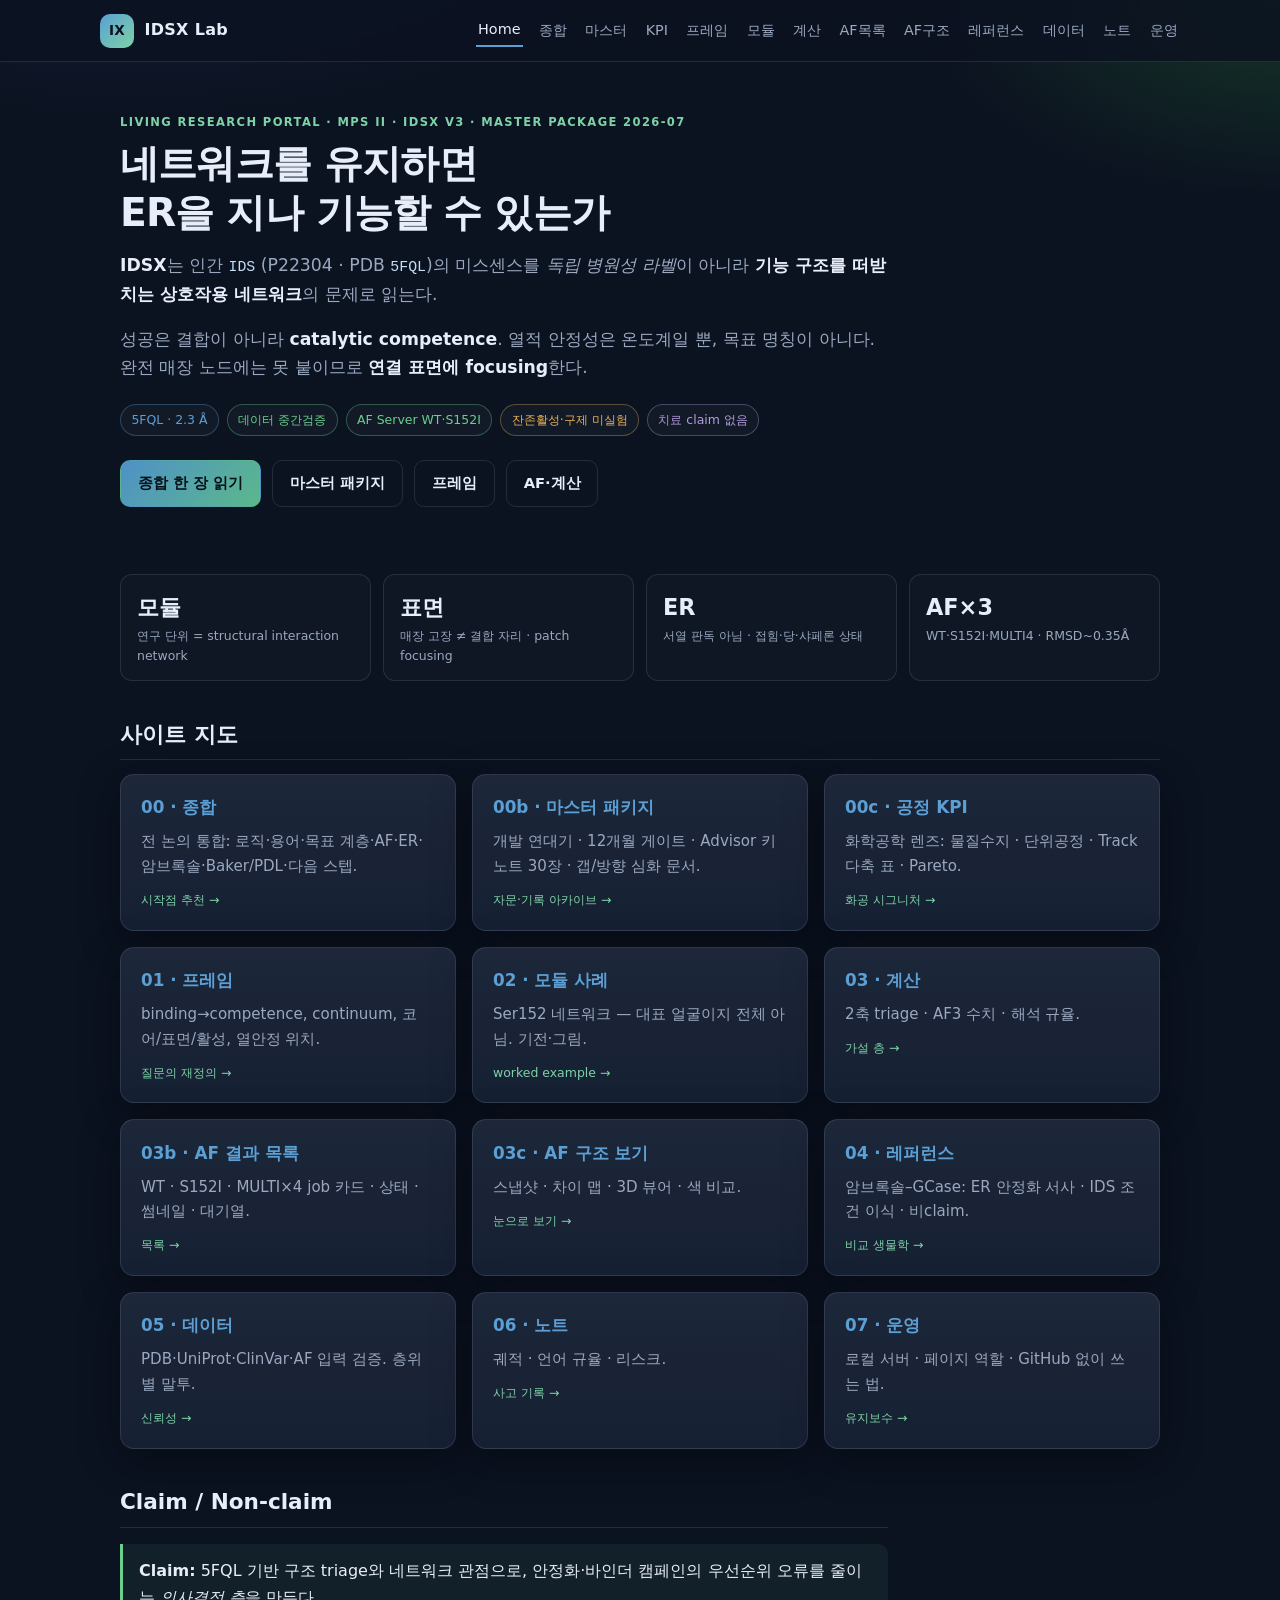
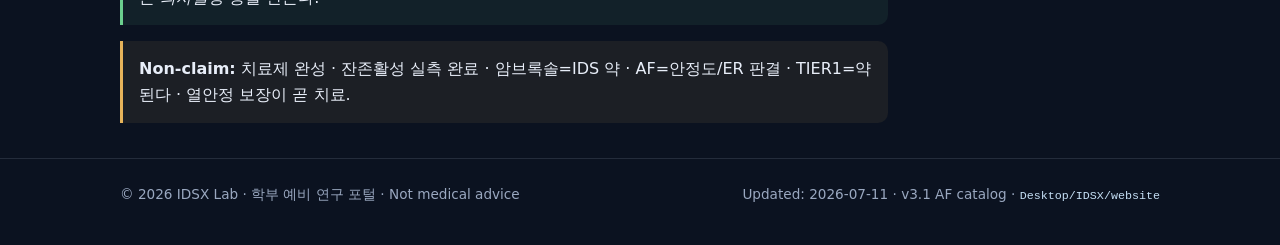
<file: index.html>
<!DOCTYPE html>
<html lang="ko">
<head>
  <meta charset="utf-8" />
  <meta name="viewport" content="width=device-width, initial-scale=1" />
  <title>IDSX Lab — 구조 네트워크와 기능 구조의 회복</title>
  <meta name="description" content="IDSX: IDS(Hunter/MPS II) 구조 네트워크, ER 품질관리, 표면 focusing, AF 증거, 암브록솔 레퍼런스를 종합한 공개 연구 포털." />
  <link rel="stylesheet" href="assets/css/style.css" />
</head>
<body>
  <div data-nav></div>

  <main class="wrap">
    <section class="hero">
      <div class="kicker">Living research portal · MPS II · IDSX v3 · Master Package 2026-07</div>
      <h1>네트워크를 유지하면<br/>ER을 지나 기능할 수 있는가</h1>
      <p class="lede">
        <strong style="color:var(--text)">IDSX</strong>는 인간
        <span class="mono">IDS</span> (P22304 · PDB <span class="mono">5FQL</span>)의
        미스센스를 <em>독립 병원성 라벨</em>이 아니라
        <strong style="color:var(--text)">기능 구조를 떠받치는 상호작용 네트워크</strong>의 문제로 읽는다.
      </p>
      <p class="lede" style="margin-top:-.35rem">
        성공은 결합이 아니라
        <strong style="color:var(--text)">catalytic competence</strong>.
        열적 안정성은 온도계일 뿐, 목표 명칭이 아니다.
        완전 매장 노드에는 못 붙이므로 <strong style="color:var(--text)">연결 표면에 focusing</strong>한다.
      </p>
      <div class="badges">
        <span class="badge info">5FQL · 2.3 Å</span>
        <span class="badge ok">데이터 중간검증</span>
        <span class="badge ok">AF Server WT·S152I</span>
        <span class="badge warn">잔존활성·구제 미실험</span>
        <span class="badge purple">치료 claim 없음</span>
      </div>
      <div class="actions">
        <a class="btn btn-primary" href="pages/synthesis.html">종합 한 장 읽기</a>
        <a class="btn btn-ghost" href="pages/master-package.html">마스터 패키지</a>
        <a class="btn btn-ghost" href="pages/framework.html">프레임</a>
        <a class="btn btn-ghost" href="pages/compute.html">AF·계산</a>
      </div>
    </section>

    <section class="block">
      <div class="status-grid">
        <div class="status-pill"><div class="n">모듈</div><div class="l">연구 단위 = structural interaction network</div></div>
        <div class="status-pill"><div class="n">표면</div><div class="l">매장 고장 ≠ 결합 자리 · patch focusing</div></div>
        <div class="status-pill"><div class="n">ER</div><div class="l">서열 판독 아님 · 접힘·당·샤페론 상태</div></div>
        <div class="status-pill"><div class="n">AF×3</div><div class="l">WT·S152I·MULTI4 · RMSD~0.35Å</div></div>
      </div>
    </section>

    <section class="block">
      <h2>사이트 지도</h2>
      <div class="grid grid-2">
        <a class="card" href="pages/synthesis.html">
          <h3>00 · 종합</h3>
          <p>전 논의 통합: 로직·용어·목표 계층·AF·ER·암브록솔·Baker/PDL·다음 스텝.</p>
          <div class="meta">시작점 추천 →</div>
        </a>
        <a class="card" href="pages/master-package.html">
          <h3>00b · 마스터 패키지</h3>
          <p>개발 연대기 · 12개월 게이트 · Advisor 키노트 30장 · 갭/방향 심화 문서.</p>
          <div class="meta">자문·기록 아카이브 →</div>
        </a>
        <a class="card" href="pages/process-kpi.html">
          <h3>00c · 공정 KPI</h3>
          <p>화학공학 렌즈: 물질수지 · 단위공정 · Track 다축 표 · Pareto.</p>
          <div class="meta">화공 시그니처 →</div>
        </a>
        <a class="card" href="pages/framework.html">
          <h3>01 · 프레임</h3>
          <p>binding→competence, continuum, 코어/표면/활성, 열안정 위치.</p>
          <div class="meta">질문의 재정의 →</div>
        </a>
        <a class="card" href="pages/module-case.html">
          <h3>02 · 모듈 사례</h3>
          <p>Ser152 네트워크 — 대표 얼굴이지 전체 아님. 기전·그림.</p>
          <div class="meta">worked example →</div>
        </a>
        <a class="card" href="pages/compute.html">
          <h3>03 · 계산</h3>
          <p>2축 triage · AF3 수치 · 해석 규율.</p>
          <div class="meta">가설 층 →</div>
        </a>
        <a class="card" href="pages/af-catalog.html">
          <h3>03b · AF 결과 목록</h3>
          <p>WT · S152I · MULTI×4 job 카드 · 상태 · 썸네일 · 대기열.</p>
          <div class="meta">목록 →</div>
        </a>
        <a class="card" href="pages/structures.html">
          <h3>03c · AF 구조 보기</h3>
          <p>스냅샷 · 차이 맵 · 3D 뷰어 · 색 비교.</p>
          <div class="meta">눈으로 보기 →</div>
        </a>
        <a class="card" href="pages/ambroxol-gcase.html">
          <h3>04 · 레퍼런스</h3>
          <p>암브록솔–GCase: ER 안정화 서사 · IDS 조건 이식 · 비claim.</p>
          <div class="meta">비교 생물학 →</div>
        </a>
        <a class="card" href="pages/data-audit.html">
          <h3>05 · 데이터</h3>
          <p>PDB·UniProt·ClinVar·AF 입력 검증. 층위별 말투.</p>
          <div class="meta">신뢰성 →</div>
        </a>
        <a class="card" href="pages/notebook.html">
          <h3>06 · 노트</h3>
          <p>궤적 · 언어 규율 · 리스크.</p>
          <div class="meta">사고 기록 →</div>
        </a>
        <a class="card" href="pages/update.html">
          <h3>07 · 운영</h3>
          <p>로컬 서버 · 페이지 역할 · GitHub 없이 쓰는 법.</p>
          <div class="meta">유지보수 →</div>
        </a>
      </div>
    </section>

    <section class="block prose">
      <h2>Claim / Non-claim</h2>
      <div class="callout ok">
        <strong>Claim:</strong> 5FQL 기반 구조 triage와 네트워크 관점으로,
        안정화·바인더 캠페인의 우선순위 오류를 줄이는 <em>의사결정 층</em>을 만든다.
      </div>
      <div class="callout warn">
        <strong>Non-claim:</strong> 치료제 완성 · 잔존활성 실측 완료 · 암브록솔=IDS 약 ·
        AF=안정도/ER 판결 · TIER1=약 된다 · 열안정 보장이 곧 치료.
      </div>
    </section>
  </main>

  <footer class="footer">
    <div class="wrap">
      <div>© <span data-year></span> IDSX Lab · 학부 예비 연구 포털 · Not medical advice</div>
      <div>Updated: 2026-07-11 · v3.1 AF catalog · <span class="mono">Desktop/IDSX/website</span></div>
    </div>
  </footer>
  <script src="assets/js/nav.js"></script>
</body>
</html>
</file>
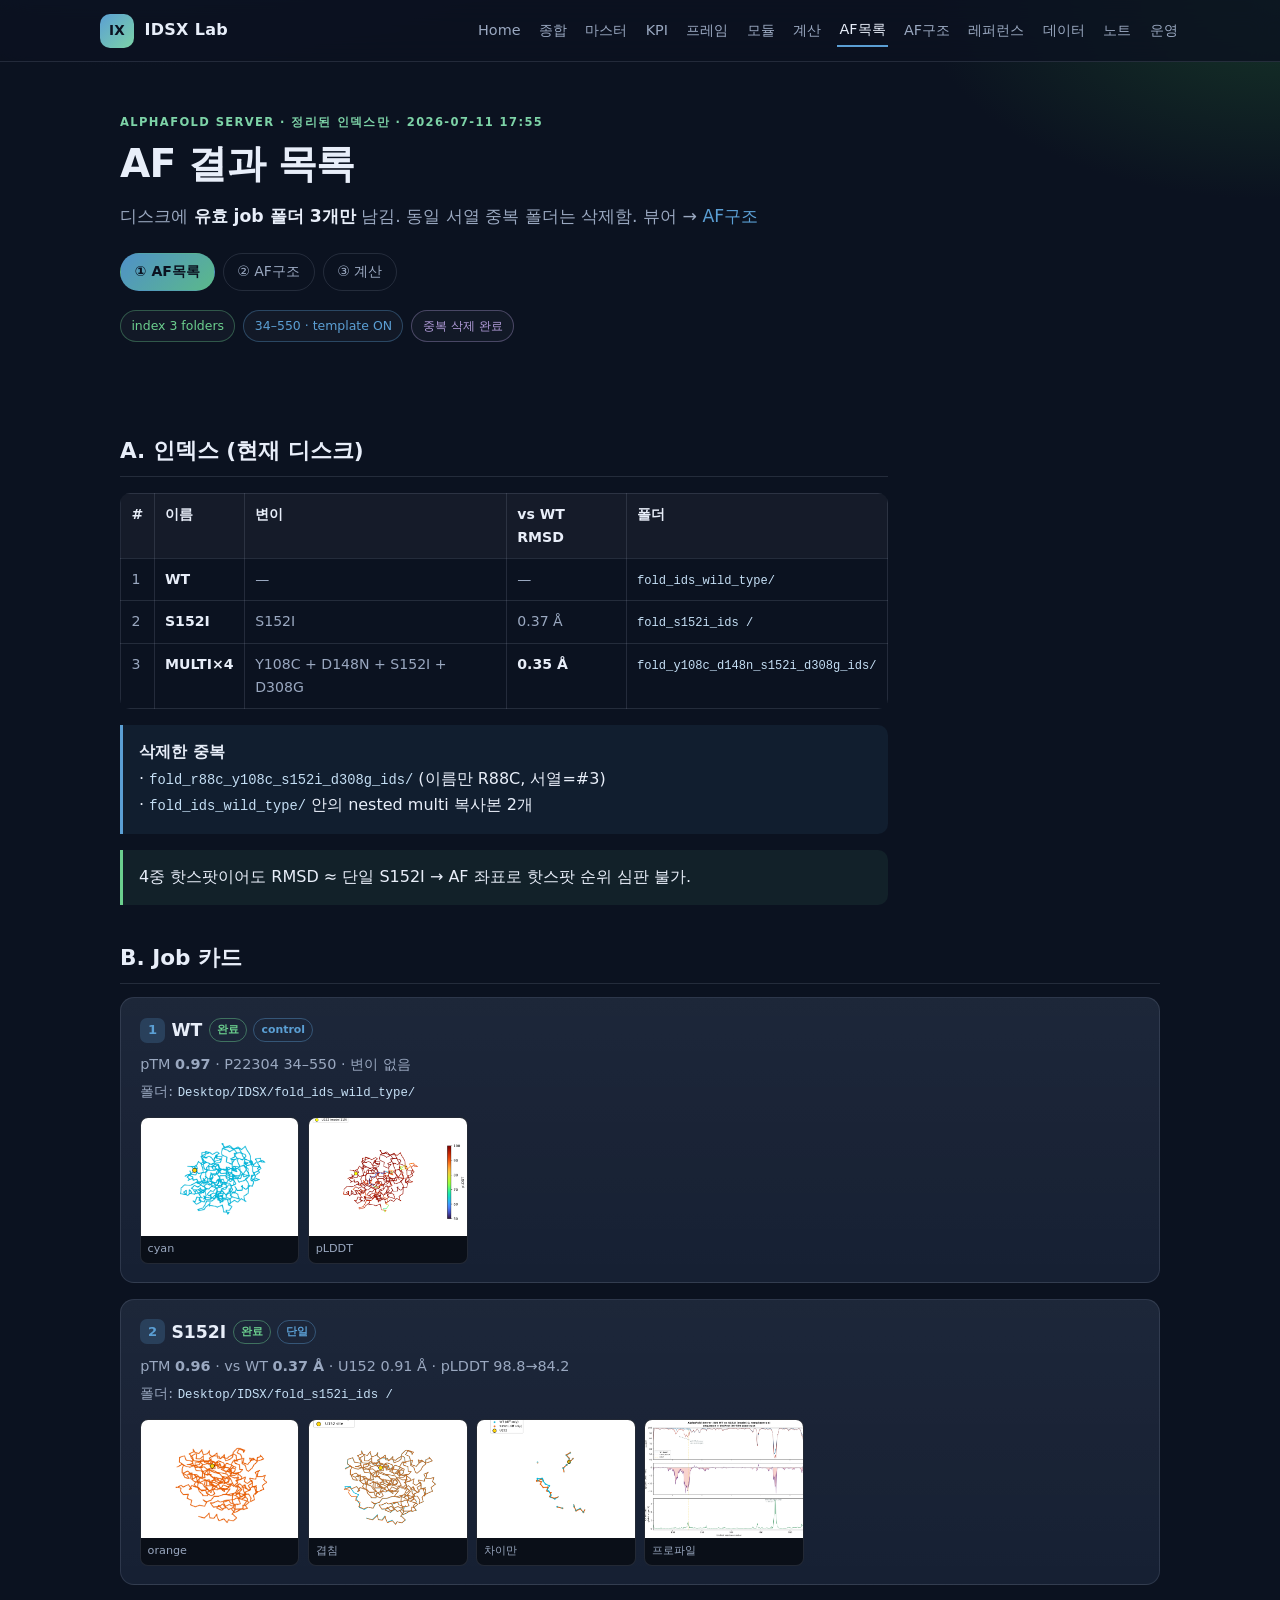
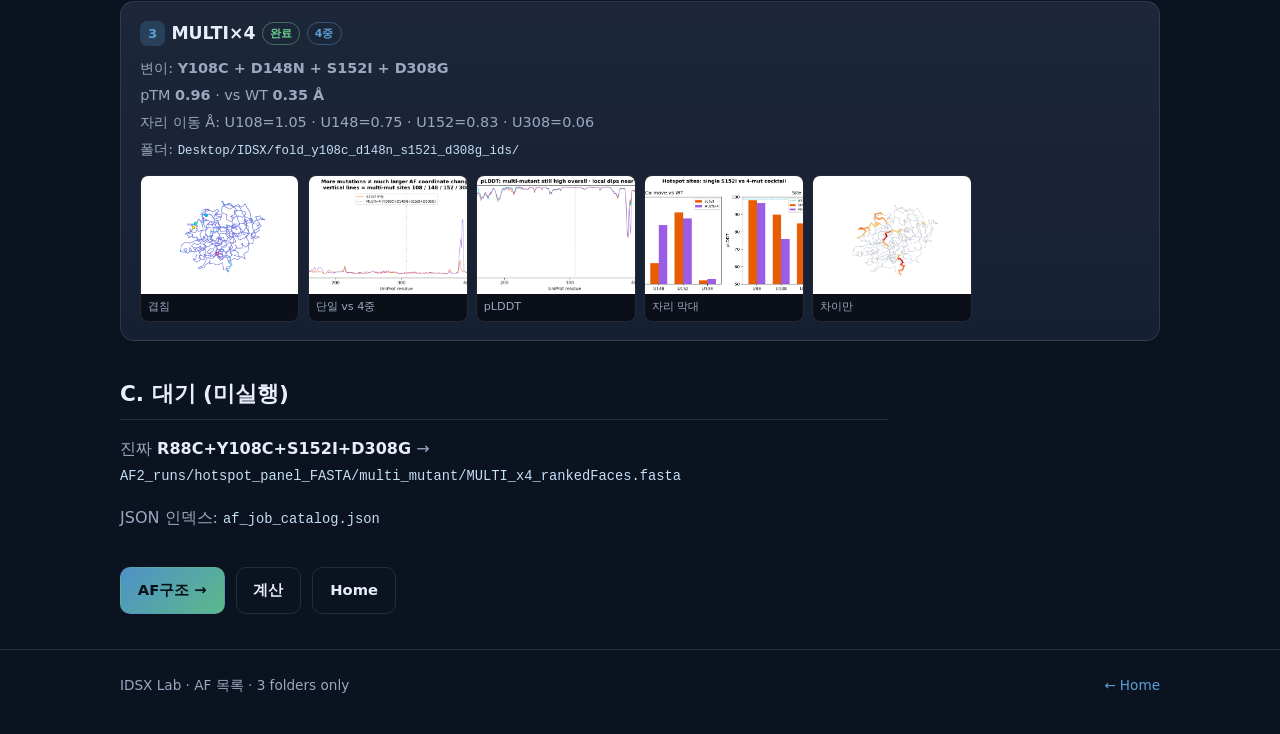
<file: pages/af-catalog.html>
<!DOCTYPE html>
<html lang="ko">
<head>
  <meta charset="utf-8" />
  <meta name="viewport" content="width=device-width, initial-scale=1" />
  <title>AF 목록 — IDSX Lab</title>
  <link rel="stylesheet" href="../assets/css/style.css" />
  <style>
    .af-subnav { display:flex; flex-wrap:wrap; gap:.5rem; margin:0 0 1.2rem; }
    .af-subnav a {
      padding:.4rem .85rem; border-radius:999px; border:1px solid var(--border);
      color:var(--muted); font-size:.88rem; text-decoration:none;
    }
    .af-subnav a:hover { color:var(--text); border-color:var(--accent); text-decoration:none; }
    .af-subnav a.on {
      color:#0b1220; font-weight:700; border-color:transparent;
      background:linear-gradient(135deg,#4f91c8,#5bb98a);
    }
    .job {
      border:1px solid var(--border); border-radius:14px;
      padding:1.1rem 1.2rem; margin:0 0 1rem;
      background:linear-gradient(180deg,rgba(255,255,255,.03),transparent),var(--card);
    }
    .job h3 {
      margin:0 0 .55rem; font-size:1.08rem;
      display:flex; flex-wrap:wrap; gap:.4rem; align-items:center;
    }
    .job p { margin:.22rem 0; color:var(--muted); font-size:.9rem; }
    .num {
      display:inline-flex; width:1.55rem; height:1.55rem; border-radius:7px;
      align-items:center; justify-content:center;
      background:rgba(91,159,212,.22); color:var(--accent); font-weight:800; font-size:.82rem;
    }
    .pill {
      font-size:.68rem; font-weight:700; padding:.12rem .45rem;
      border-radius:999px; border:1px solid var(--border); color:var(--muted);
    }
    .pill.ok { color:var(--ok); border-color:rgba(107,207,142,.45); }
    .pill.info { color:var(--accent); border-color:rgba(91,159,212,.4); }
    .thumbs {
      display:grid; grid-template-columns:repeat(auto-fill,minmax(138px,1fr));
      gap:.55rem; margin-top:.8rem;
    }
    .thumbs a {
      border:1px solid var(--border); border-radius:8px; overflow:hidden;
      background:#0a0f18; text-decoration:none;
    }
    .thumbs a:hover { border-color:var(--accent); }
    .thumbs img { width:100%; display:block; aspect-ratio:4/3; object-fit:cover; }
    .thumbs span { display:block; font-size:.7rem; color:var(--muted); padding:.28rem .4rem; }
  </style>
</head>
<body>
  <div data-nav></div>
  <main class="wrap">
    <section class="hero">
      <div class="kicker">AlphaFold Server · 정리된 인덱스만 · 2026-07-11 17:55</div>
      <h1>AF 결과 목록</h1>
      <p class="lede">
        디스크에 <strong style="color:var(--text)">유효 job 폴더 3개만</strong> 남김.
        동일 서열 중복 폴더는 삭제함. 뷰어 → <a href="structures.html">AF구조</a>
      </p>
      <div class="af-subnav">
        <a class="on" href="af-catalog.html">① AF목록</a>
        <a href="structures.html">② AF구조</a>
        <a href="compute.html">③ 계산</a>
      </div>
      <div class="badges">
        <span class="badge ok">index 3 folders</span>
        <span class="badge info">34–550 · template ON</span>
        <span class="badge purple">중복 삭제 완료</span>
      </div>
    </section>

    <section class="block prose">
      <h2>A. 인덱스 (현재 디스크)</h2>
      <table>
        <thead>
          <tr>
            <th>#</th><th>이름</th><th>변이</th><th>vs WT RMSD</th><th>폴더</th>
          </tr>
        </thead>
        <tbody>
          <tr>
            <td>1</td>
            <td><strong>WT</strong></td>
            <td>—</td>
            <td>—</td>
            <td><span class="mono">fold_ids_wild_type/</span></td>
          </tr>
          <tr>
            <td>2</td>
            <td><strong>S152I</strong></td>
            <td>S152I</td>
            <td>0.37 Å</td>
            <td><span class="mono">fold_s152i_ids /</span></td>
          </tr>
          <tr>
            <td>3</td>
            <td><strong>MULTI×4</strong></td>
            <td>Y108C + D148N + S152I + D308G</td>
            <td><strong>0.35 Å</strong></td>
            <td><span class="mono">fold_y108c_d148n_s152i_d308g_ids/</span></td>
          </tr>
        </tbody>
      </table>
      <div class="callout">
        <strong>삭제한 중복</strong><br/>
        · <span class="mono">fold_r88c_y108c_s152i_d308g_ids/</span> (이름만 R88C, 서열=#3)<br/>
        · <span class="mono">fold_ids_wild_type/</span> 안의 nested multi 복사본 2개
      </div>
      <div class="callout ok">
        4중 핫스팟이어도 RMSD ≈ 단일 S152I → AF 좌표로 핫스팟 순위 심판 불가.
      </div>
    </section>

    <section class="block">
      <h2>B. Job 카드</h2>

      <article class="job" id="j1">
        <h3><span class="num">1</span> WT <span class="pill ok">완료</span> <span class="pill info">control</span></h3>
        <p>pTM <strong>0.97</strong> · P22304 34–550 · 변이 없음</p>
        <p>폴더: <span class="mono">Desktop/IDSX/fold_ids_wild_type/</span></p>
        <div class="thumbs">
          <a href="../assets/img/AF3_structure_WT_solid.png"><img src="../assets/img/AF3_structure_WT_solid.png" alt=""/><span>cyan</span></a>
          <a href="../assets/img/AF3_structure_WT_pLDDT.png"><img src="../assets/img/AF3_structure_WT_pLDDT.png" alt=""/><span>pLDDT</span></a>
        </div>
      </article>

      <article class="job" id="j2">
        <h3><span class="num">2</span> S152I <span class="pill ok">완료</span> <span class="pill info">단일</span></h3>
        <p>pTM <strong>0.96</strong> · vs WT <strong>0.37 Å</strong> · U152 0.91 Å · pLDDT 98.8→84.2</p>
        <p>폴더: <span class="mono">Desktop/IDSX/fold_s152i_ids /</span></p>
        <div class="thumbs">
          <a href="../assets/img/AF3_structure_S152I_solid.png"><img src="../assets/img/AF3_structure_S152I_solid.png" alt=""/><span>orange</span></a>
          <a href="../assets/img/AF3_structure_overlay_WT_S152I.png"><img src="../assets/img/AF3_structure_overlay_WT_S152I.png" alt=""/><span>겹침</span></a>
          <a href="../assets/img/AF3_diff_only_segments.png"><img src="../assets/img/AF3_diff_only_segments.png" alt=""/><span>차이만</span></a>
          <a href="../assets/img/Fig_AF3_WT_vs_S152I_profiles.png"><img src="../assets/img/Fig_AF3_WT_vs_S152I_profiles.png" alt=""/><span>프로파일</span></a>
        </div>
      </article>

      <article class="job" id="j3">
        <h3><span class="num">3</span> MULTI×4 <span class="pill ok">완료</span> <span class="pill info">4중</span></h3>
        <p>변이: <strong>Y108C + D148N + S152I + D308G</strong></p>
        <p>pTM <strong>0.96</strong> · vs WT <strong>0.35 Å</strong></p>
        <p>자리 이동 Å: U108=1.05 · U148=0.75 · U152=0.83 · U308=0.06</p>
        <p>폴더: <span class="mono">Desktop/IDSX/fold_y108c_d148n_s152i_d308g_ids/</span></p>
        <div class="thumbs">
          <a href="../assets/img/AF3_multi_overlay_WT.png"><img src="../assets/img/AF3_multi_overlay_WT.png" alt=""/><span>겹침</span></a>
          <a href="../assets/img/AF3_multi_vs_single_deviation_profile.png"><img src="../assets/img/AF3_multi_vs_single_deviation_profile.png" alt=""/><span>단일 vs 4중</span></a>
          <a href="../assets/img/AF3_multi_plddt_profiles.png"><img src="../assets/img/AF3_multi_plddt_profiles.png" alt=""/><span>pLDDT</span></a>
          <a href="../assets/img/AF3_multi_site_bars.png"><img src="../assets/img/AF3_multi_site_bars.png" alt=""/><span>자리 막대</span></a>
          <a href="../assets/img/AF3_multi_diff_only.png"><img src="../assets/img/AF3_multi_diff_only.png" alt=""/><span>차이만</span></a>
        </div>
      </article>
    </section>

    <section class="block prose">
      <h2>C. 대기 (미실행)</h2>
      <p>진짜 <strong>R88C+Y108C+S152I+D308G</strong> →
        <span class="mono">AF2_runs/hotspot_panel_FASTA/multi_mutant/MULTI_x4_rankedFaces.fasta</span>
      </p>
      <p>JSON 인덱스: <a href="../assets/data/af_job_catalog.json"><span class="mono">af_job_catalog.json</span></a></p>
    </section>

    <section class="block">
      <div class="actions">
        <a class="btn btn-primary" href="structures.html">AF구조 →</a>
        <a class="btn btn-ghost" href="compute.html">계산</a>
        <a class="btn btn-ghost" href="../index.html">Home</a>
      </div>
    </section>
  </main>
  <footer class="footer">
    <div class="wrap">
      <div>IDSX Lab · AF 목록 · 3 folders only</div>
      <div><a href="../index.html">← Home</a></div>
    </div>
  </footer>
  <script src="../assets/js/nav.js"></script>
</body>
</html>
</file>
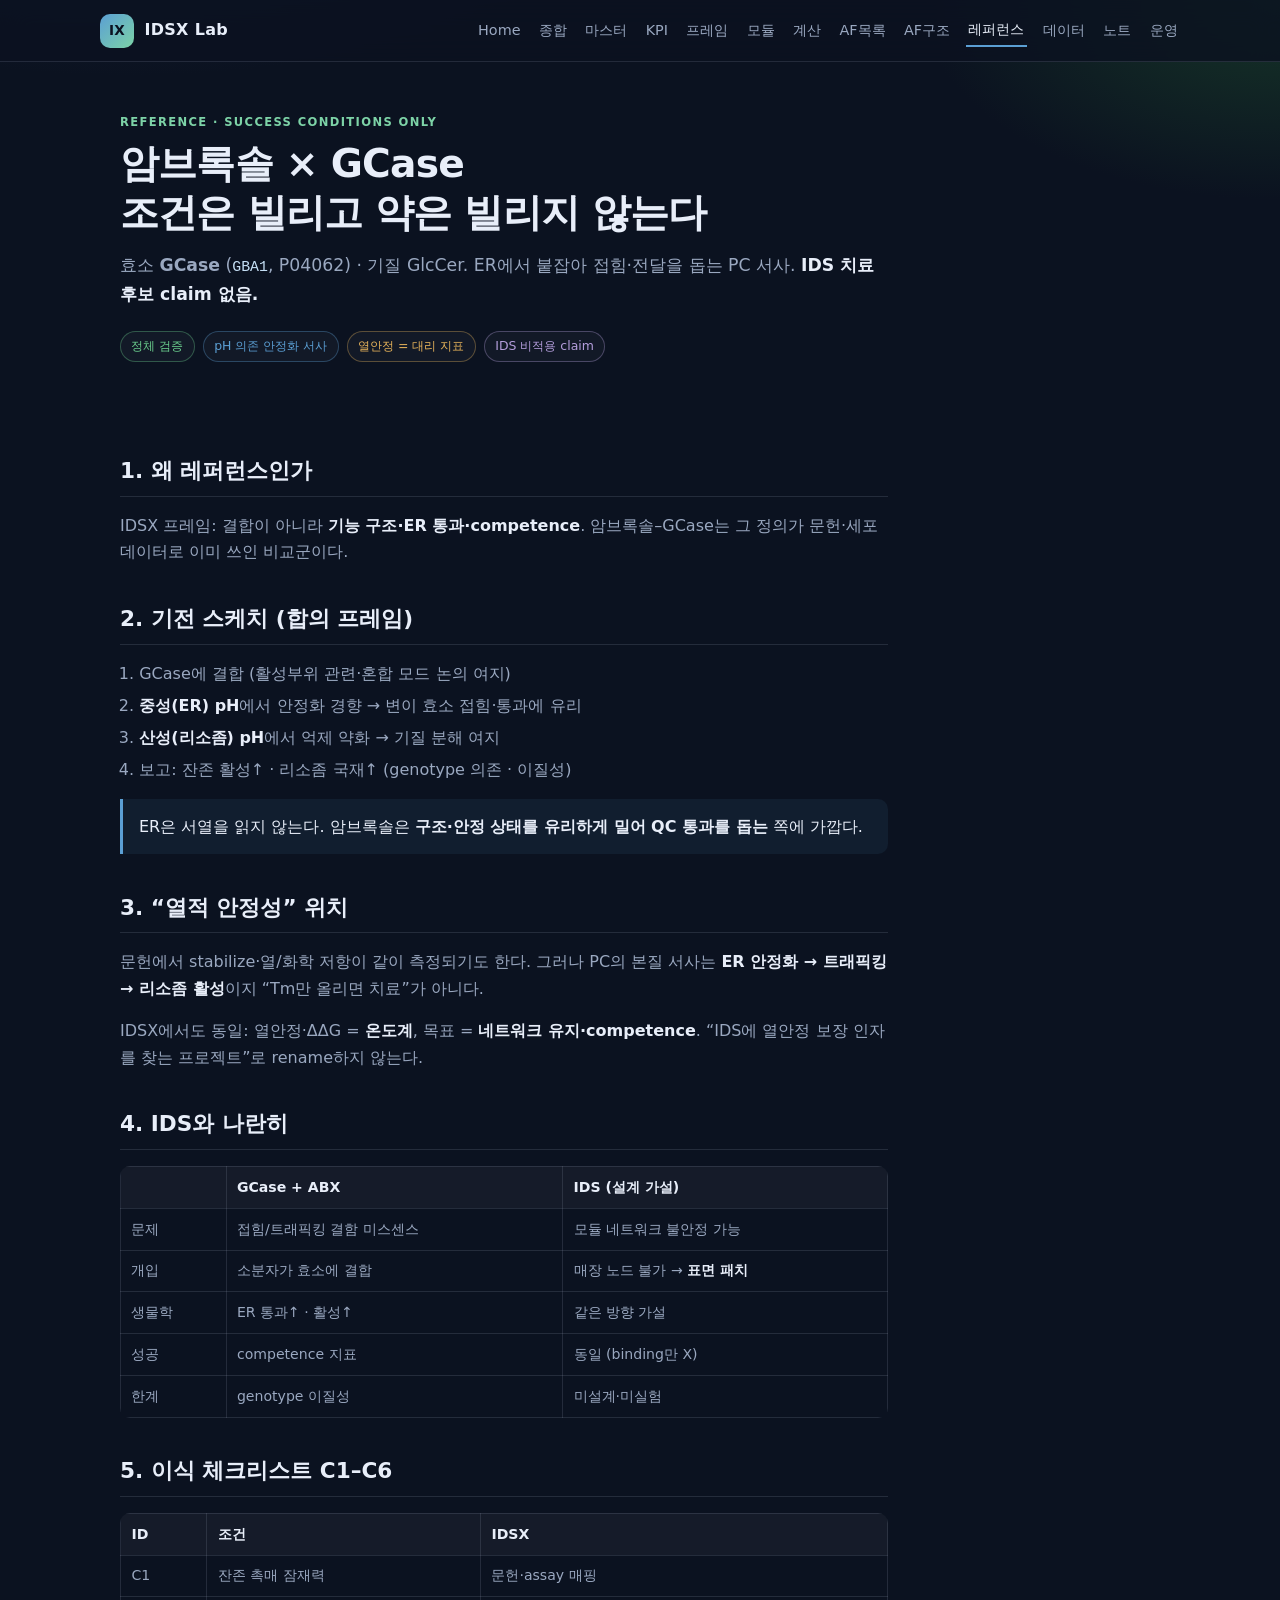
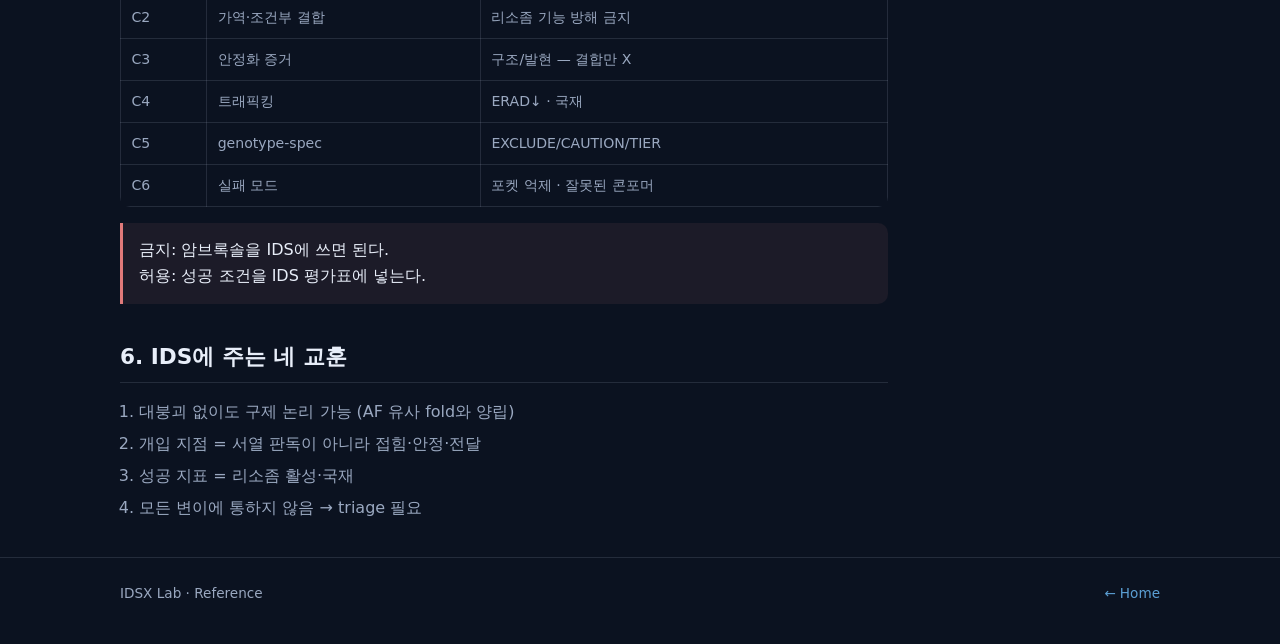
<file: pages/ambroxol-gcase.html>
<!DOCTYPE html>
<html lang="ko">
<head>
  <meta charset="utf-8" />
  <meta name="viewport" content="width=device-width, initial-scale=1" />
  <title>레퍼런스 · 암브록솔 — IDSX Lab</title>
  <link rel="stylesheet" href="../assets/css/style.css" />
</head>
<body>
  <div data-nav></div>
  <main class="wrap">
    <section class="hero">
      <div class="kicker">Reference · success conditions only</div>
      <h1>암브록솔 × GCase<br/>조건은 빌리고 약은 빌리지 않는다</h1>
      <p class="lede">
        효소 <strong>GCase</strong> (<span class="mono">GBA1</span>, P04062) · 기질 GlcCer.
        ER에서 붙잡아 접힘·전달을 돕는 PC 서사.
        <strong style="color:var(--text)">IDS 치료 후보 claim 없음.</strong>
      </p>
      <div class="badges">
        <span class="badge ok">정체 검증</span>
        <span class="badge info">pH 의존 안정화 서사</span>
        <span class="badge warn">열안정 = 대리 지표</span>
        <span class="badge purple">IDS 비적용 claim</span>
      </div>
    </section>

    <section class="block prose">
      <h2>1. 왜 레퍼런스인가</h2>
      <p>
        IDSX 프레임: 결합이 아니라 <strong>기능 구조·ER 통과·competence</strong>.
        암브록솔–GCase는 그 정의가 문헌·세포 데이터로 이미 쓰인 비교군이다.
      </p>
    </section>

    <section class="block prose">
      <h2>2. 기전 스케치 (합의 프레임)</h2>
      <ol>
        <li>GCase에 결합 (활성부위 관련·혼합 모드 논의 여지)</li>
        <li><strong>중성(ER) pH</strong>에서 안정화 경향 → 변이 효소 접힘·통과에 유리</li>
        <li><strong>산성(리소좀) pH</strong>에서 억제 약화 → 기질 분해 여지</li>
        <li>보고: 잔존 활성↑ · 리소좀 국재↑ (genotype 의존 · 이질성)</li>
      </ol>
      <div class="callout">
        ER은 서열을 읽지 않는다. 암브록솔은
        <strong>구조·안정 상태를 유리하게 밀어 QC 통과를 돕는</strong> 쪽에 가깝다.
      </div>
    </section>

    <section class="block prose">
      <h2>3. “열적 안정성” 위치</h2>
      <p>
        문헌에서 stabilize·열/화학 저항이 같이 측정되기도 한다.
        그러나 PC의 본질 서사는
        <strong>ER 안정화 → 트래픽킹 → 리소좀 활성</strong>이지
        “Tm만 올리면 치료”가 아니다.
      </p>
      <p>
        IDSX에서도 동일:
        열안정·ΔΔG = <strong>온도계</strong>,
        목표 = <strong>네트워크 유지·competence</strong>.
        “IDS에 열안정 보장 인자를 찾는 프로젝트”로 rename하지 않는다.
      </p>
    </section>

    <section class="block prose">
      <h2>4. IDS와 나란히</h2>
      <table>
        <thead><tr><th></th><th>GCase + ABX</th><th>IDS (설계 가설)</th></tr></thead>
        <tbody>
          <tr><td>문제</td><td>접힘/트래픽킹 결함 미스센스</td><td>모듈 네트워크 불안정 가능</td></tr>
          <tr><td>개입</td><td>소분자가 효소에 결합</td><td>매장 노드 불가 → <strong>표면 패치</strong></td></tr>
          <tr><td>생물학</td><td>ER 통과↑ · 활성↑</td><td>같은 방향 가설</td></tr>
          <tr><td>성공</td><td>competence 지표</td><td>동일 (binding만 X)</td></tr>
          <tr><td>한계</td><td>genotype 이질성</td><td>미설계·미실험</td></tr>
        </tbody>
      </table>
    </section>

    <section class="block prose">
      <h2>5. 이식 체크리스트 C1–C6</h2>
      <table>
        <thead><tr><th>ID</th><th>조건</th><th>IDSX</th></tr></thead>
        <tbody>
          <tr><td>C1</td><td>잔존 촉매 잠재력</td><td>문헌·assay 매핑</td></tr>
          <tr><td>C2</td><td>가역·조건부 결합</td><td>리소좀 기능 방해 금지</td></tr>
          <tr><td>C3</td><td>안정화 증거</td><td>구조/발현 — 결합만 X</td></tr>
          <tr><td>C4</td><td>트래픽킹</td><td>ERAD↓ · 국재</td></tr>
          <tr><td>C5</td><td>genotype-spec</td><td>EXCLUDE/CAUTION/TIER</td></tr>
          <tr><td>C6</td><td>실패 모드</td><td>포켓 억제 · 잘못된 콘포머</td></tr>
        </tbody>
      </table>
      <div class="callout danger">
        금지: 암브록솔을 IDS에 쓰면 된다.<br/>
        허용: 성공 조건을 IDS 평가표에 넣는다.
      </div>
    </section>

    <section class="block prose">
      <h2>6. IDS에 주는 네 교훈</h2>
      <ol>
        <li>대붕괴 없이도 구제 논리 가능 (AF 유사 fold와 양립)</li>
        <li>개입 지점 = 서열 판독이 아니라 접힘·안정·전달</li>
        <li>성공 지표 = 리소좀 활성·국재</li>
        <li>모든 변이에 통하지 않음 → triage 필요</li>
      </ol>
    </section>
  </main>
  <footer class="footer"><div class="wrap"><div>IDSX Lab · Reference</div><div><a href="../index.html">← Home</a></div></div></footer>
  <script src="../assets/js/nav.js"></script>
</body>
</html>
</file>
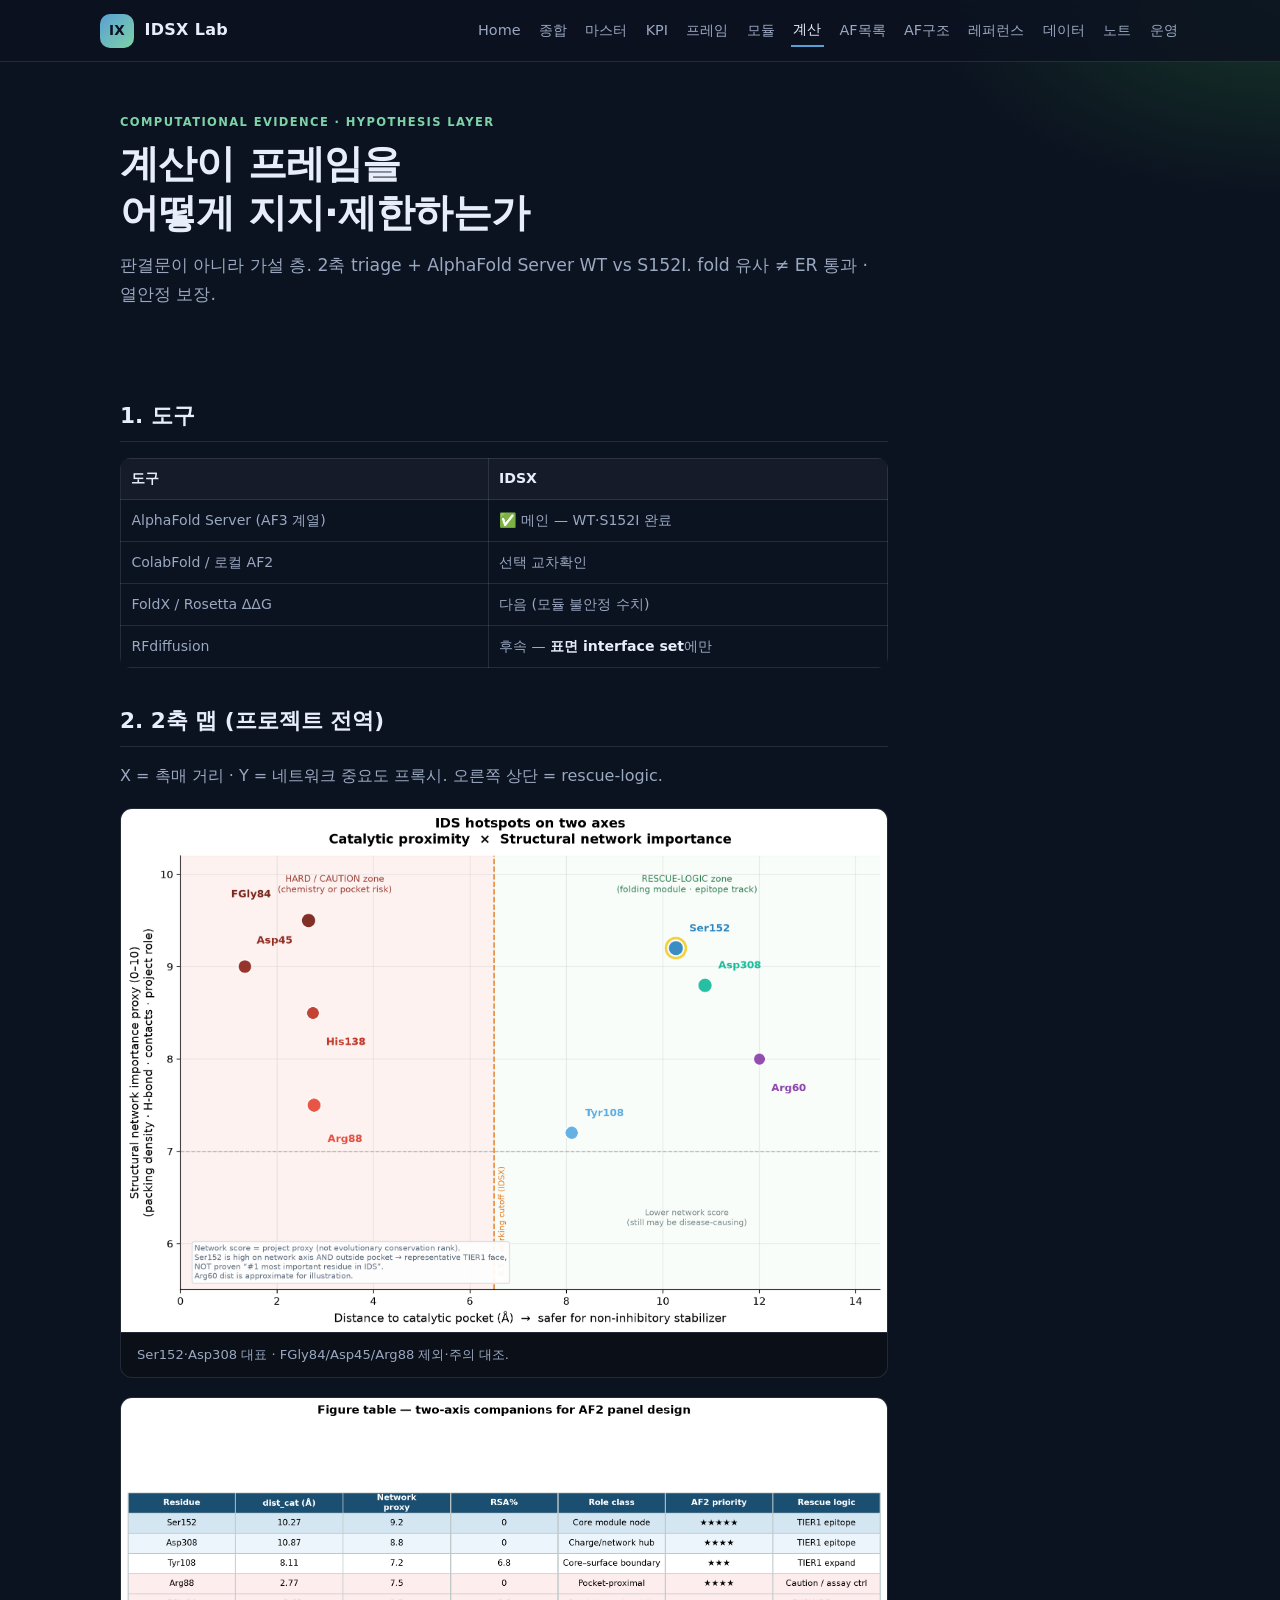
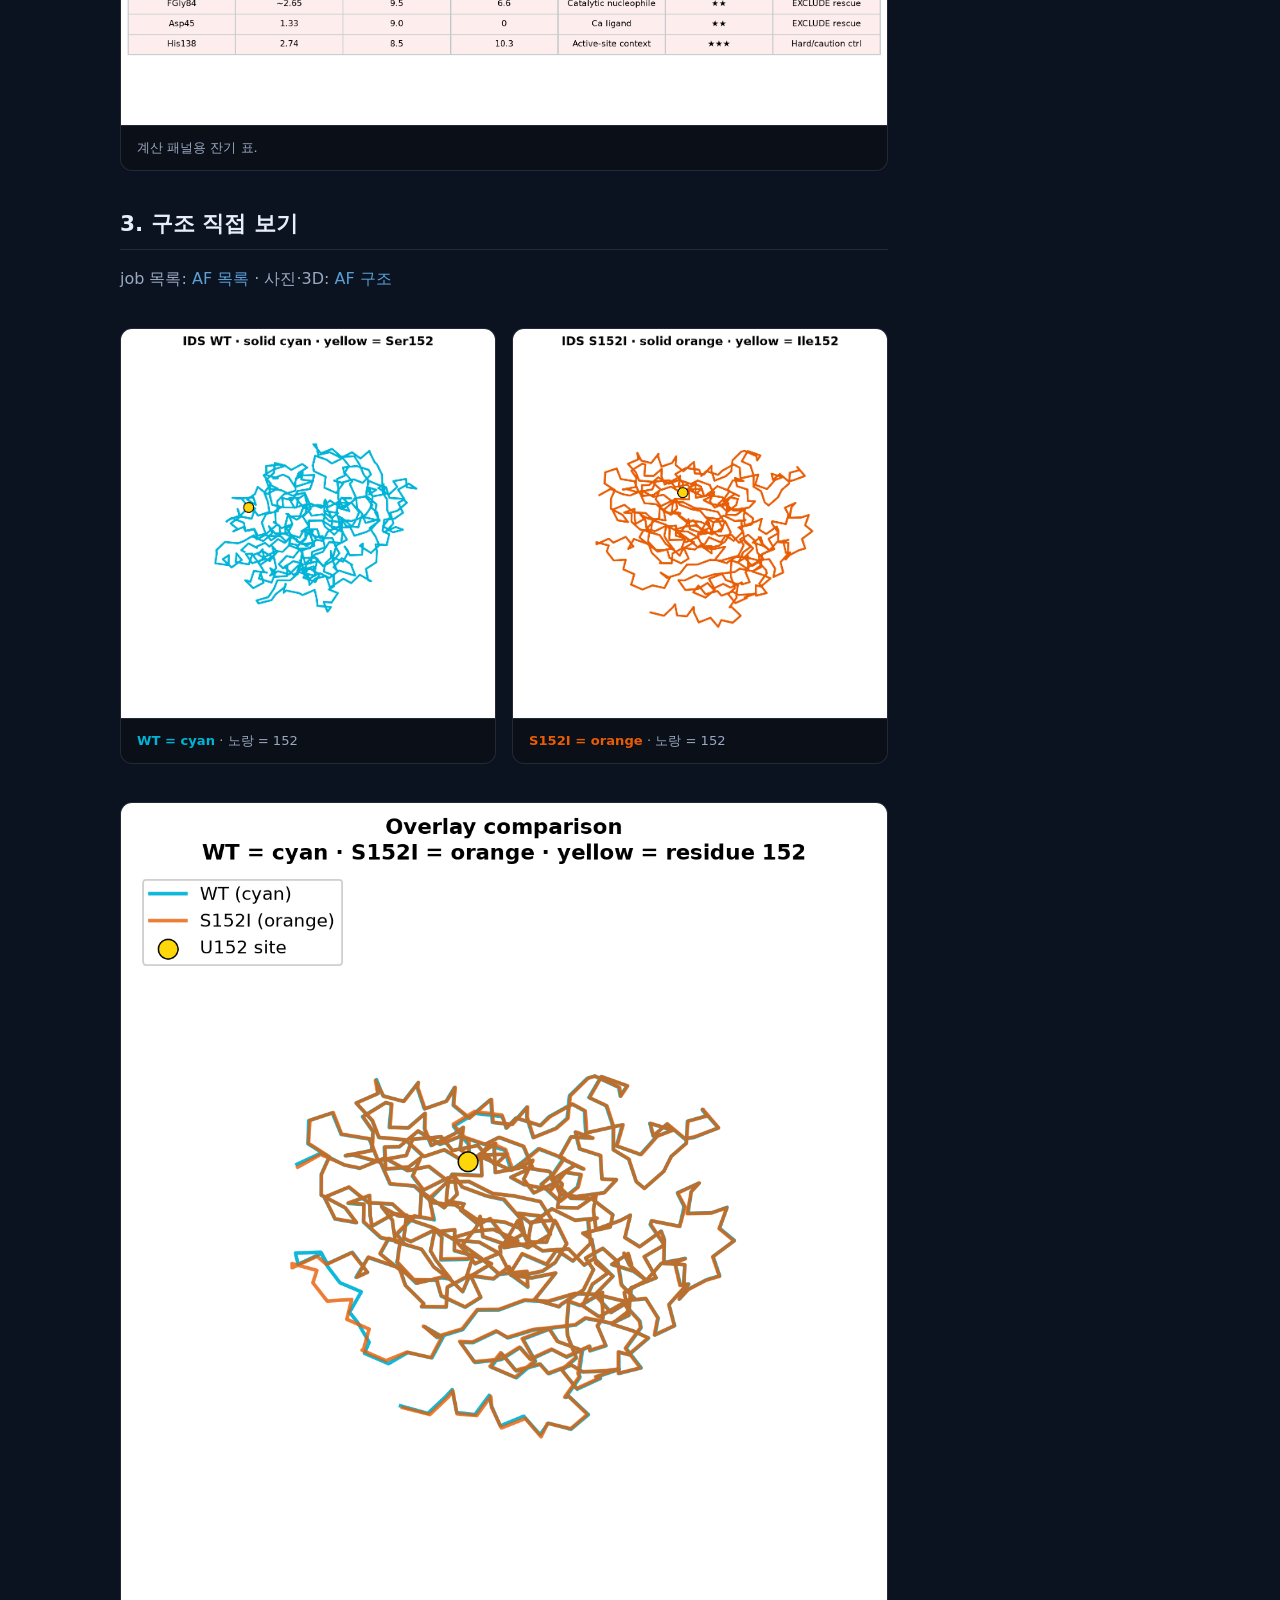
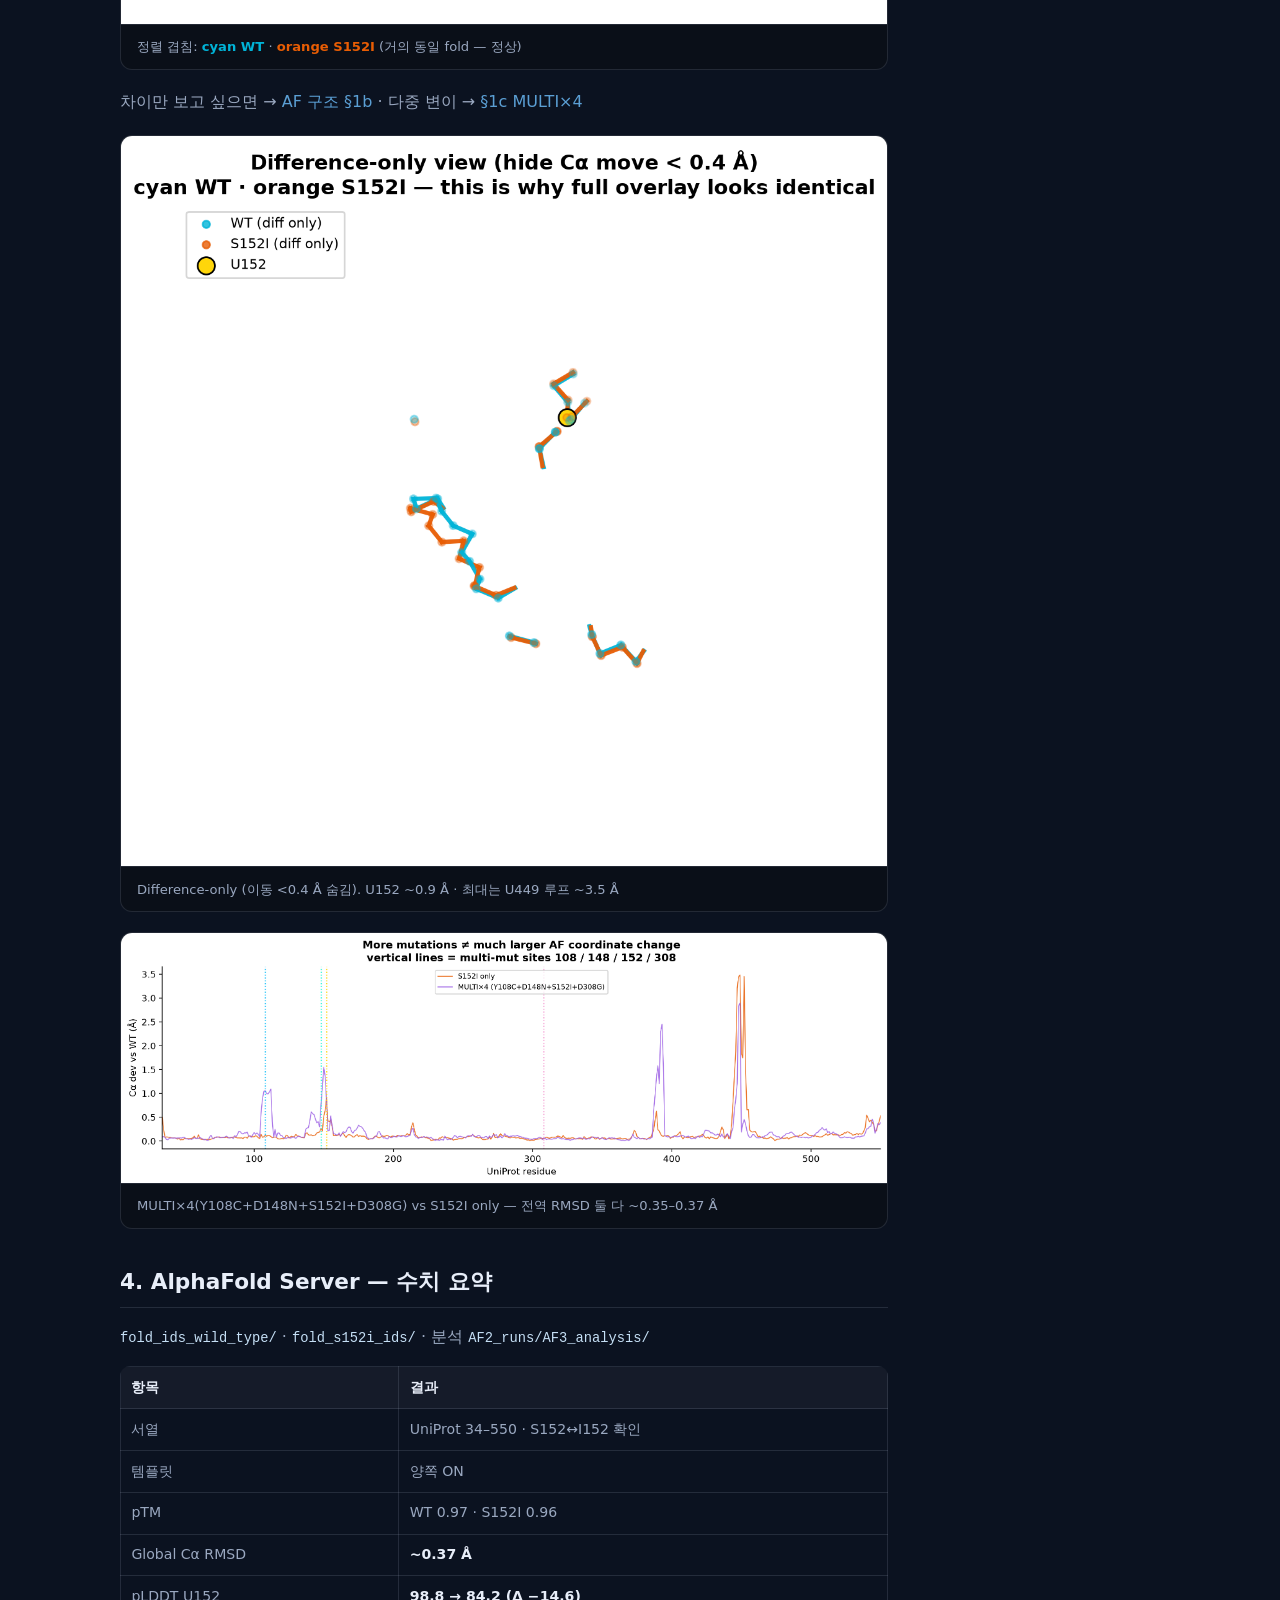
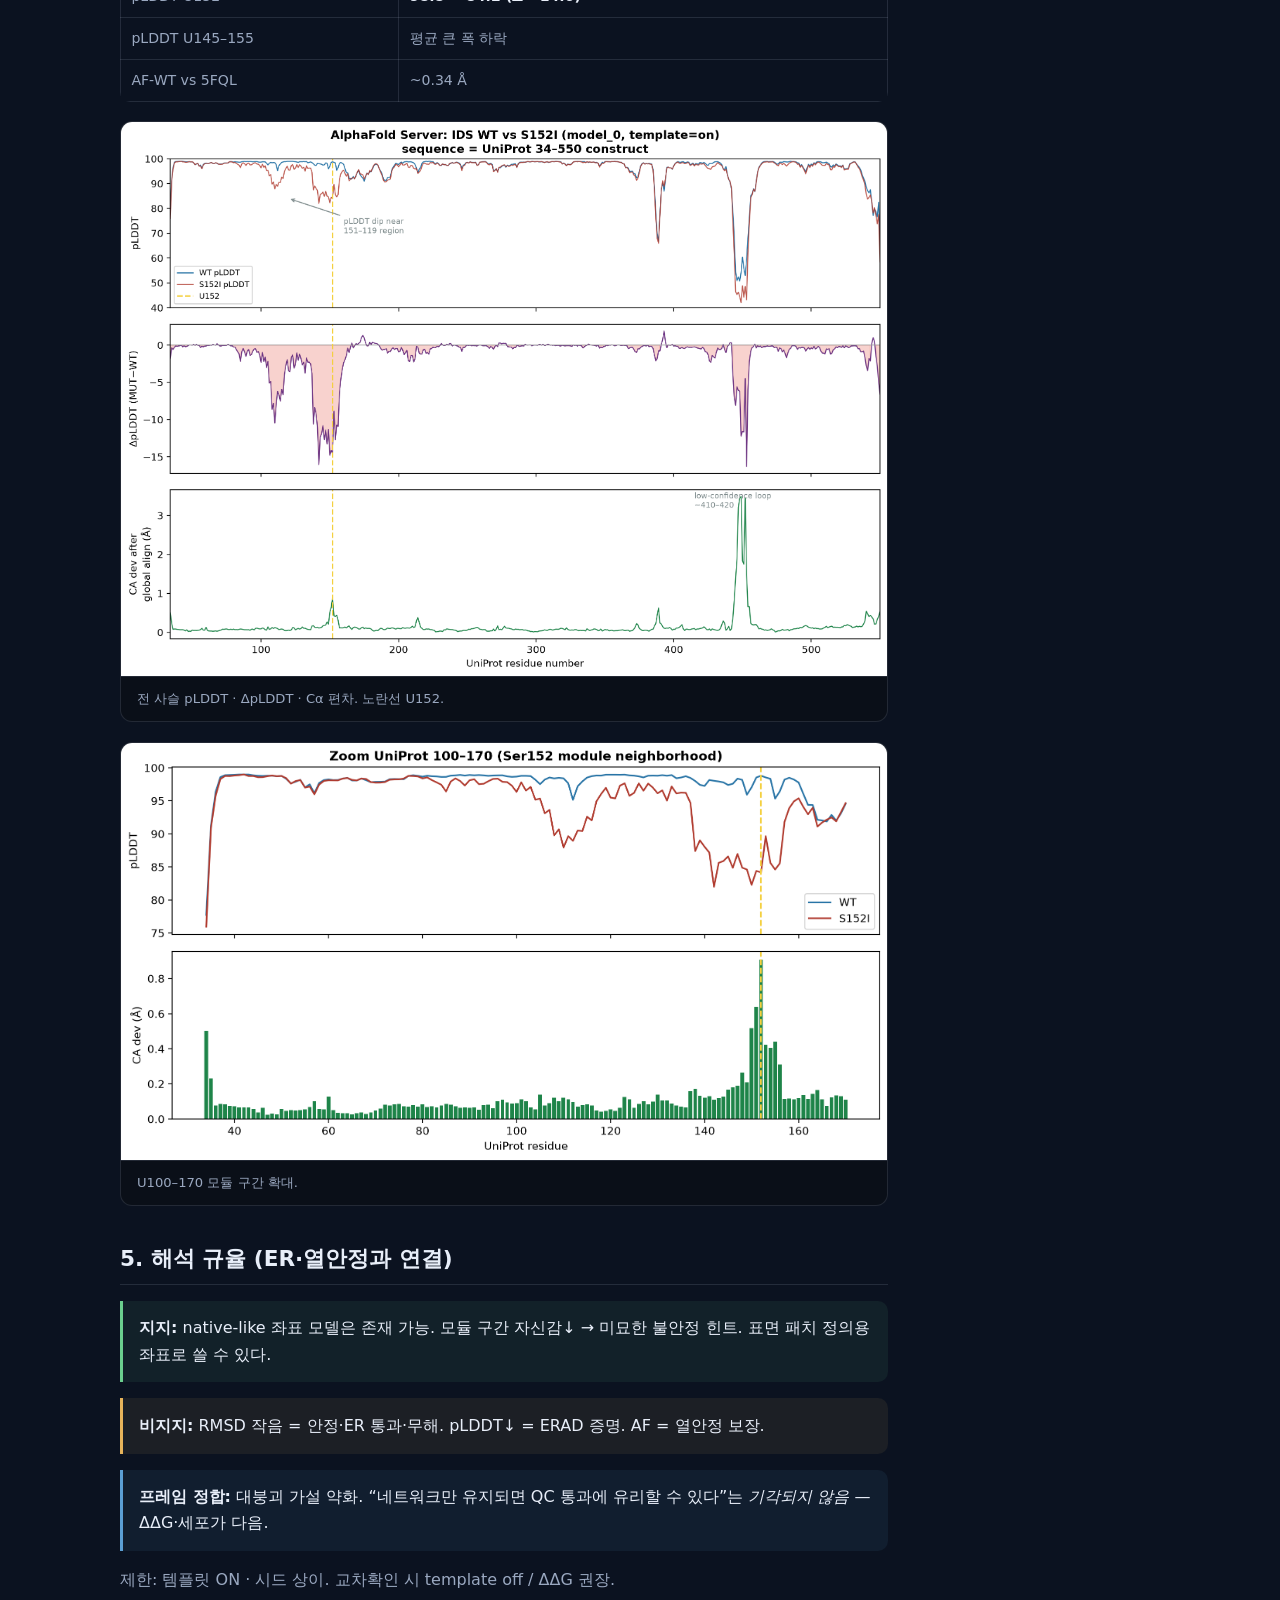
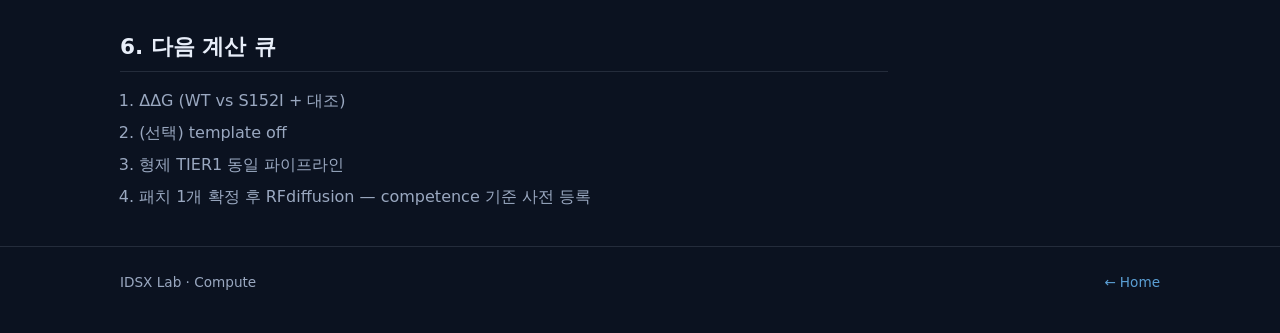
<file: pages/compute.html>
<!DOCTYPE html>
<html lang="ko">
<head>
  <meta charset="utf-8" />
  <meta name="viewport" content="width=device-width, initial-scale=1" />
  <title>계산 — IDSX Lab</title>
  <link rel="stylesheet" href="../assets/css/style.css" />
</head>
<body>
  <div data-nav></div>
  <main class="wrap">
    <section class="hero">
      <div class="kicker">Computational evidence · hypothesis layer</div>
      <h1>계산이 프레임을<br/>어떻게 지지·제한하는가</h1>
      <p class="lede">
        판결문이 아니라 가설 층. 2축 triage + AlphaFold Server WT vs S152I.
        fold 유사 ≠ ER 통과 · 열안정 보장.
      </p>
    </section>

    <section class="block prose">
      <h2>1. 도구</h2>
      <table>
        <thead><tr><th>도구</th><th>IDSX</th></tr></thead>
        <tbody>
          <tr><td>AlphaFold Server (AF3 계열)</td><td>✅ 메인 — WT·S152I 완료</td></tr>
          <tr><td>ColabFold / 로컬 AF2</td><td>선택 교차확인</td></tr>
          <tr><td>FoldX / Rosetta ΔΔG</td><td>다음 (모듈 불안정 수치)</td></tr>
          <tr><td>RFdiffusion</td><td>후속 — <strong>표면 interface set</strong>에만</td></tr>
        </tbody>
      </table>
    </section>

    <section class="block prose">
      <h2>2. 2축 맵 (프로젝트 전역)</h2>
      <p>X = 촉매 거리 · Y = 네트워크 중요도 프록시. 오른쪽 상단 = rescue-logic.</p>
      <figure class="figure">
        <img src="../assets/img/Fig4_hotspot_2axis_network_vs_catalytic.png" alt="2axis" />
        <figcaption>Ser152·Asp308 대표 · FGly84/Asp45/Arg88 제외·주의 대조.</figcaption>
      </figure>
      <figure class="figure">
        <img src="../assets/img/Fig4b_hotspot_table_for_AF2.png" alt="table" />
        <figcaption>계산 패널용 잔기 표.</figcaption>
      </figure>
    </section>

    <section class="block prose">
      <h2>3. 구조 직접 보기</h2>
      <p>
        job 목록: <a href="af-catalog.html">AF 목록</a> ·
        사진·3D: <a href="structures.html">AF 구조</a>
      </p>
      <div class="grid grid-2">
        <figure class="figure">
          <img src="../assets/img/AF3_structure_WT_solid.png" alt="WT cyan" />
          <figcaption><strong style="color:#00B4D8">WT = cyan</strong> · 노랑 = 152</figcaption>
        </figure>
        <figure class="figure">
          <img src="../assets/img/AF3_structure_S152I_solid.png" alt="S152I orange" />
          <figcaption><strong style="color:#E85D04">S152I = orange</strong> · 노랑 = 152</figcaption>
        </figure>
      </div>
      <figure class="figure">
        <img src="../assets/img/AF3_structure_overlay_WT_S152I.png" alt="overlay" />
        <figcaption>정렬 겹침: <strong style="color:#00B4D8">cyan WT</strong> · <strong style="color:#E85D04">orange S152I</strong> (거의 동일 fold — 정상)</figcaption>
      </figure>
      <p>차이만 보고 싶으면 → <a href="structures.html">AF 구조 §1b</a> · 다중 변이 → <a href="structures.html">§1c MULTI×4</a></p>
      <figure class="figure">
        <img src="../assets/img/AF3_diff_only_segments.png" alt="diff only" />
        <figcaption>Difference-only (이동 &lt;0.4 Å 숨김). U152 ~0.9 Å · 최대는 U449 루프 ~3.5 Å</figcaption>
      </figure>
      <figure class="figure">
        <img src="../assets/img/AF3_multi_vs_single_deviation_profile.png" alt="multi profile" />
        <figcaption>MULTI×4(Y108C+D148N+S152I+D308G) vs S152I only — 전역 RMSD 둘 다 ~0.35–0.37 Å</figcaption>
      </figure>
    </section>

    <section class="block prose">
      <h2>4. AlphaFold Server — 수치 요약</h2>
      <p>
        <span class="mono">fold_ids_wild_type/</span> ·
        <span class="mono">fold_s152i_ids/</span> ·
        분석 <span class="mono">AF2_runs/AF3_analysis/</span>
      </p>
      <table>
        <thead><tr><th>항목</th><th>결과</th></tr></thead>
        <tbody>
          <tr><td>서열</td><td>UniProt 34–550 · S152↔I152 확인</td></tr>
          <tr><td>템플릿</td><td>양쪽 ON</td></tr>
          <tr><td>pTM</td><td>WT 0.97 · S152I 0.96</td></tr>
          <tr><td>Global Cα RMSD</td><td><strong>~0.37 Å</strong></td></tr>
          <tr><td>pLDDT U152</td><td><strong>98.8 → 84.2 (Δ −14.6)</strong></td></tr>
          <tr><td>pLDDT U145–155</td><td>평균 큰 폭 하락</td></tr>
          <tr><td>AF-WT vs 5FQL</td><td>~0.34 Å</td></tr>
        </tbody>
      </table>
      <figure class="figure">
        <img src="../assets/img/Fig_AF3_WT_vs_S152I_profiles.png" alt="profiles" />
        <figcaption>전 사슬 pLDDT · ΔpLDDT · Cα 편차. 노란선 U152.</figcaption>
      </figure>
      <figure class="figure">
        <img src="../assets/img/Fig_AF3_zoom_module.png" alt="zoom" />
        <figcaption>U100–170 모듈 구간 확대.</figcaption>
      </figure>
    </section>

    <section class="block prose">
      <h2>5. 해석 규율 (ER·열안정과 연결)</h2>
      <div class="callout ok">
        <strong>지지:</strong> native-like 좌표 모델은 존재 가능.
        모듈 구간 자신감↓ → 미묘한 불안정 힌트.
        표면 패치 정의용 좌표로 쓸 수 있다.
      </div>
      <div class="callout warn">
        <strong>비지지:</strong> RMSD 작음 = 안정·ER 통과·무해.
        pLDDT↓ = ERAD 증명.
        AF = 열안정 보장.
      </div>
      <div class="callout">
        <strong>프레임 정합:</strong> 대붕괴 가설 약화.
        “네트워크만 유지되면 QC 통과에 유리할 수 있다”는
        <em>기각되지 않음</em> — ΔΔG·세포가 다음.
      </div>
      <p>제한: 템플릿 ON · 시드 상이. 교차확인 시 template off / ΔΔG 권장.</p>
    </section>

    <section class="block prose">
      <h2>6. 다음 계산 큐</h2>
      <ol>
        <li>ΔΔG (WT vs S152I + 대조)</li>
        <li>(선택) template off</li>
        <li>형제 TIER1 동일 파이프라인</li>
        <li>패치 1개 확정 후 RFdiffusion — competence 기준 사전 등록</li>
      </ol>
    </section>
  </main>
  <footer class="footer"><div class="wrap"><div>IDSX Lab · Compute</div><div><a href="../index.html">← Home</a></div></div></footer>
  <script src="../assets/js/nav.js"></script>
</body>
</html>
</file>
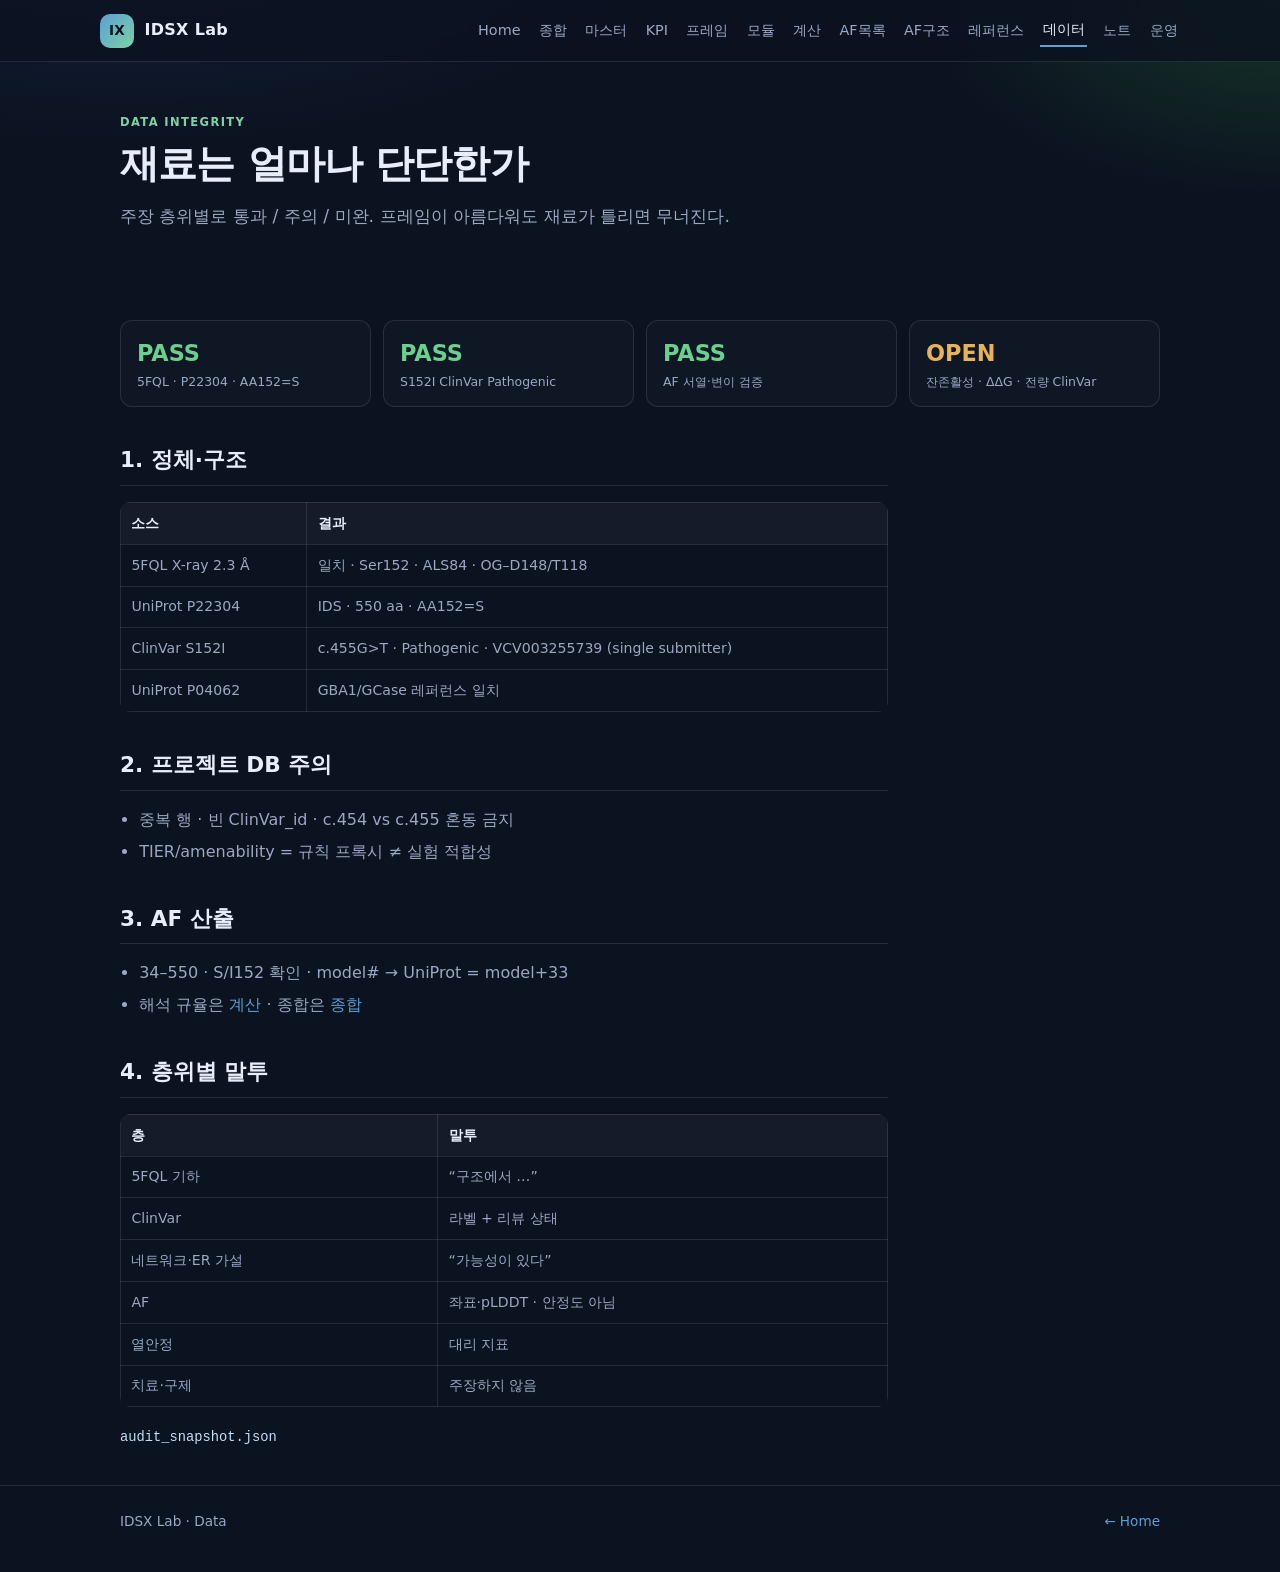
<file: pages/data-audit.html>
<!DOCTYPE html>
<html lang="ko">
<head>
  <meta charset="utf-8" />
  <meta name="viewport" content="width=device-width, initial-scale=1" />
  <title>데이터 — IDSX Lab</title>
  <link rel="stylesheet" href="../assets/css/style.css" />
</head>
<body>
  <div data-nav></div>
  <main class="wrap">
    <section class="hero">
      <div class="kicker">Data integrity</div>
      <h1>재료는 얼마나 단단한가</h1>
      <p class="lede">주장 층위별로 통과 / 주의 / 미완. 프레임이 아름다워도 재료가 틀리면 무너진다.</p>
    </section>

    <section class="block">
      <div class="status-grid">
        <div class="status-pill"><div class="n" style="color:var(--ok)">PASS</div><div class="l">5FQL · P22304 · AA152=S</div></div>
        <div class="status-pill"><div class="n" style="color:var(--ok)">PASS</div><div class="l">S152I ClinVar Pathogenic</div></div>
        <div class="status-pill"><div class="n" style="color:var(--ok)">PASS</div><div class="l">AF 서열·변이 검증</div></div>
        <div class="status-pill"><div class="n" style="color:var(--warn)">OPEN</div><div class="l">잔존활성 · ΔΔG · 전량 ClinVar</div></div>
      </div>
    </section>

    <section class="block prose">
      <h2>1. 정체·구조</h2>
      <table>
        <thead><tr><th>소스</th><th>결과</th></tr></thead>
        <tbody>
          <tr><td>5FQL X-ray 2.3 Å</td><td>일치 · Ser152 · ALS84 · OG–D148/T118</td></tr>
          <tr><td>UniProt P22304</td><td>IDS · 550 aa · AA152=S</td></tr>
          <tr><td>ClinVar S152I</td><td>c.455G&gt;T · Pathogenic · VCV003255739 (single submitter)</td></tr>
          <tr><td>UniProt P04062</td><td>GBA1/GCase 레퍼런스 일치</td></tr>
        </tbody>
      </table>
    </section>

    <section class="block prose">
      <h2>2. 프로젝트 DB 주의</h2>
      <ul>
        <li>중복 행 · 빈 ClinVar_id · c.454 vs c.455 혼동 금지</li>
        <li>TIER/amenability = 규칙 프록시 ≠ 실험 적합성</li>
      </ul>
    </section>

    <section class="block prose">
      <h2>3. AF 산출</h2>
      <ul>
        <li>34–550 · S/I152 확인 · model# → UniProt = model+33</li>
        <li>해석 규율은 <a href="compute.html">계산</a> · 종합은 <a href="synthesis.html">종합</a></li>
      </ul>
    </section>

    <section class="block prose">
      <h2>4. 층위별 말투</h2>
      <table>
        <thead><tr><th>층</th><th>말투</th></tr></thead>
        <tbody>
          <tr><td>5FQL 기하</td><td>“구조에서 …”</td></tr>
          <tr><td>ClinVar</td><td>라벨 + 리뷰 상태</td></tr>
          <tr><td>네트워크·ER 가설</td><td>“가능성이 있다”</td></tr>
          <tr><td>AF</td><td>좌표·pLDDT · 안정도 아님</td></tr>
          <tr><td>열안정</td><td>대리 지표</td></tr>
          <tr><td>치료·구제</td><td>주장하지 않음</td></tr>
        </tbody>
      </table>
      <p><a href="../assets/data/audit_snapshot.json"><span class="mono">audit_snapshot.json</span></a></p>
    </section>
  </main>
  <footer class="footer"><div class="wrap"><div>IDSX Lab · Data</div><div><a href="../index.html">← Home</a></div></div></footer>
  <script src="../assets/js/nav.js"></script>
</body>
</html>
</file>
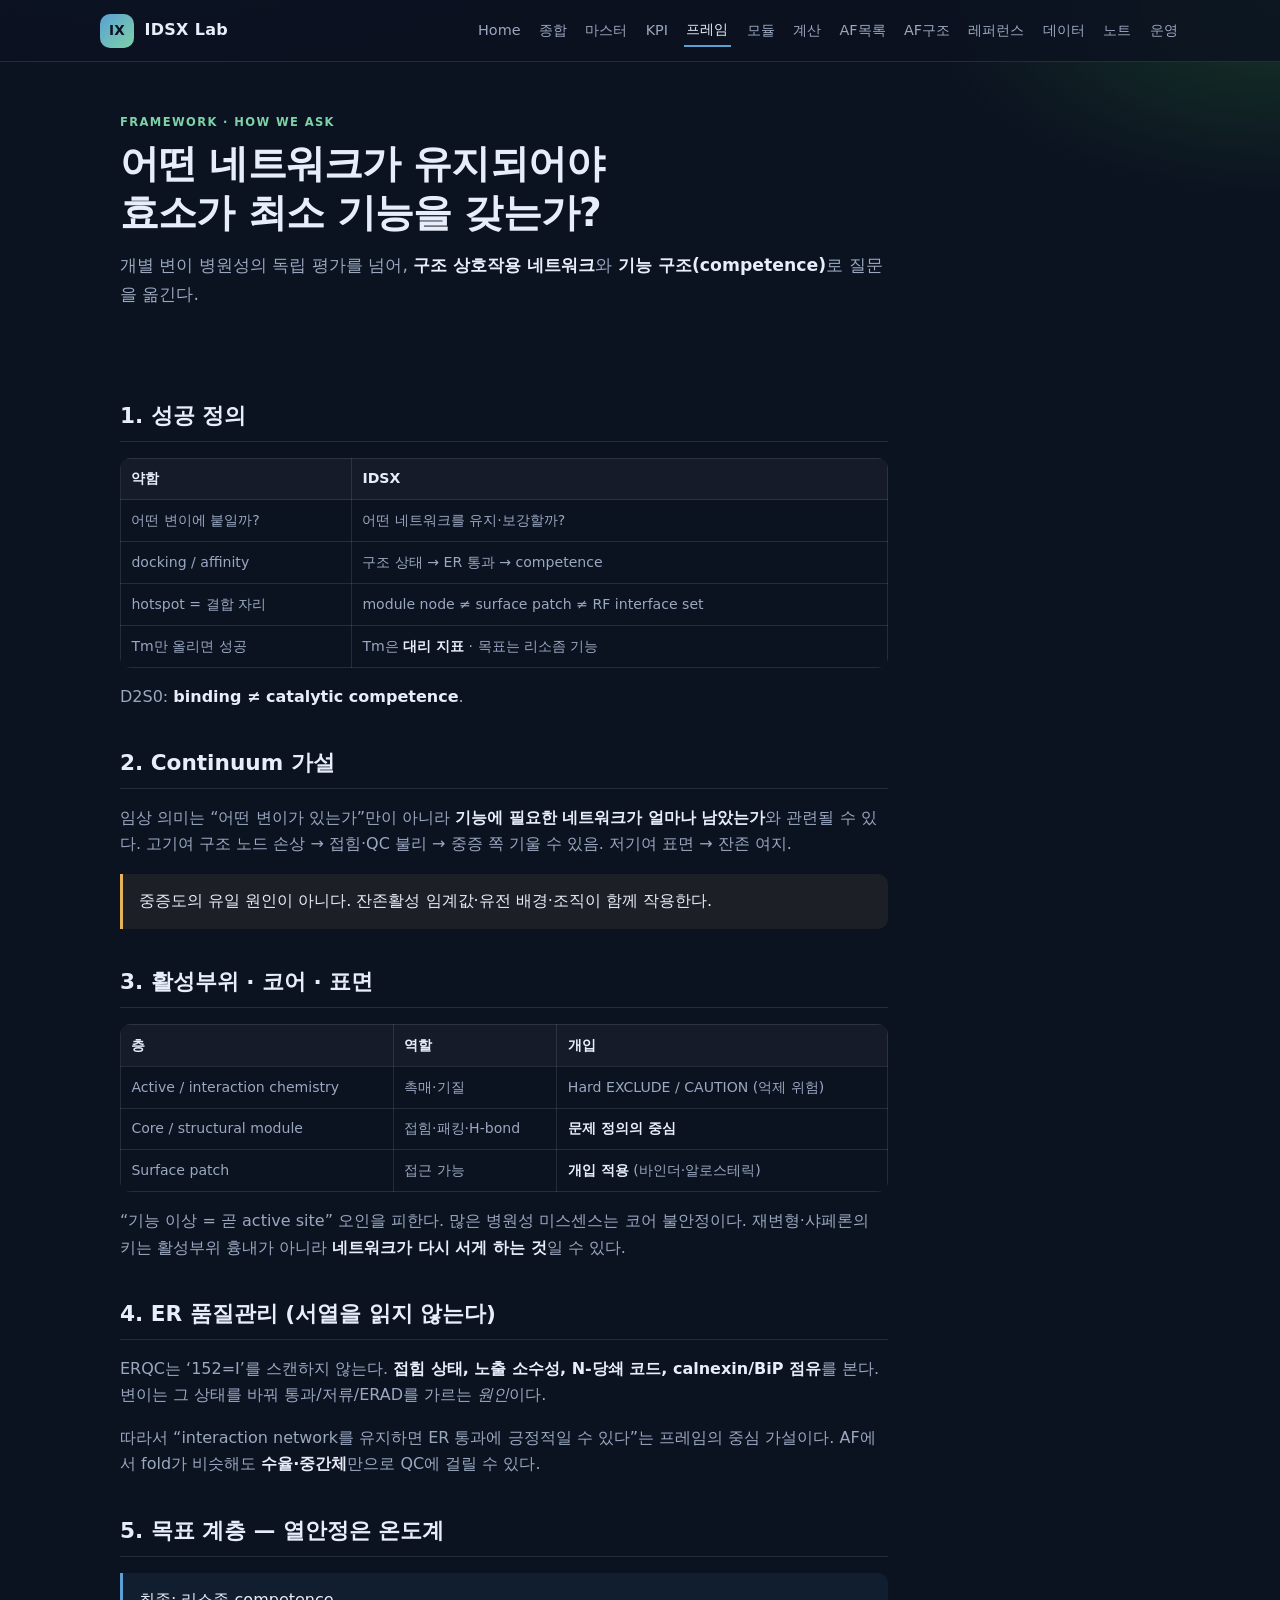
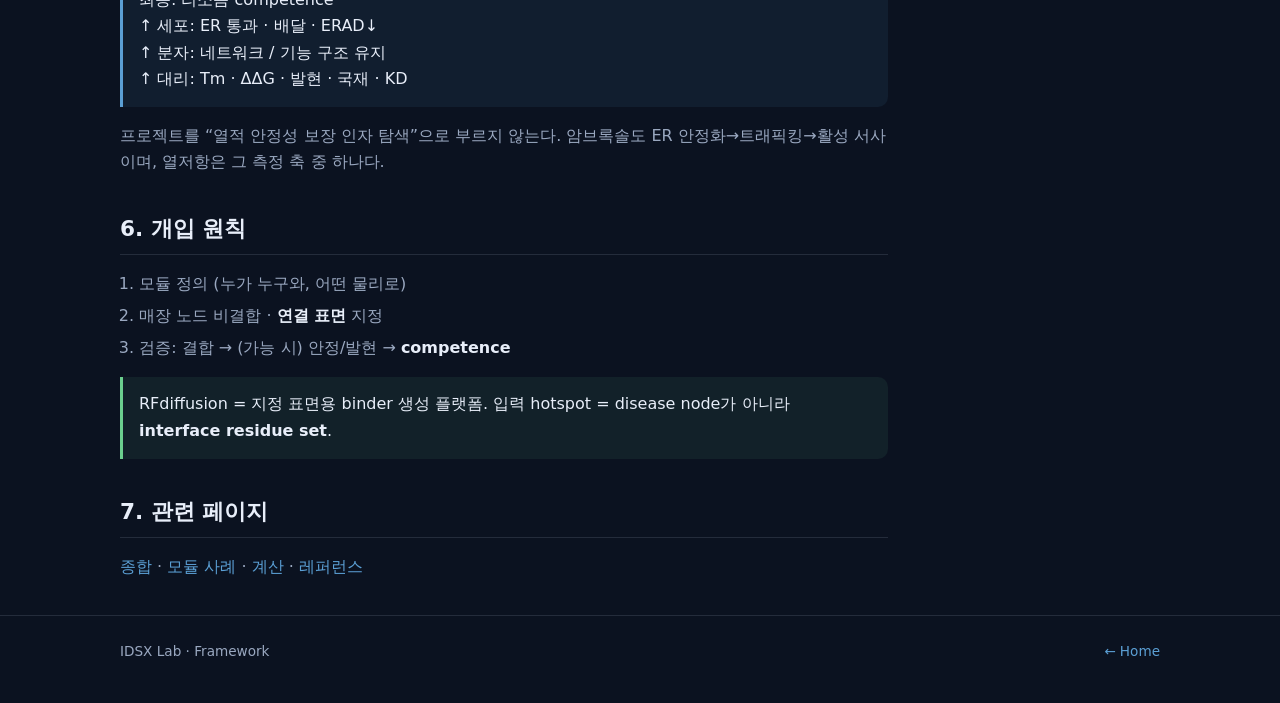
<file: pages/framework.html>
<!DOCTYPE html>
<html lang="ko">
<head>
  <meta charset="utf-8" />
  <meta name="viewport" content="width=device-width, initial-scale=1" />
  <title>프레임 — IDSX Lab</title>
  <link rel="stylesheet" href="../assets/css/style.css" />
</head>
<body>
  <div data-nav></div>
  <main class="wrap">
    <section class="hero">
      <div class="kicker">Framework · how we ask</div>
      <h1>어떤 네트워크가 유지되어야<br/>효소가 최소 기능을 갖는가?</h1>
      <p class="lede">
        개별 변이 병원성의 독립 평가를 넘어,
        <strong style="color:var(--text)">구조 상호작용 네트워크</strong>와
        <strong style="color:var(--text)">기능 구조(competence)</strong>로 질문을 옮긴다.
      </p>
    </section>

    <section class="block prose">
      <h2>1. 성공 정의</h2>
      <table>
        <thead><tr><th>약함</th><th>IDSX</th></tr></thead>
        <tbody>
          <tr><td>어떤 변이에 붙일까?</td><td>어떤 네트워크를 유지·보강할까?</td></tr>
          <tr><td>docking / affinity</td><td>구조 상태 → ER 통과 → competence</td></tr>
          <tr><td>hotspot = 결합 자리</td><td>module node ≠ surface patch ≠ RF interface set</td></tr>
          <tr><td>Tm만 올리면 성공</td><td>Tm은 <strong>대리 지표</strong> · 목표는 리소좀 기능</td></tr>
        </tbody>
      </table>
      <p>D2S0: <strong>binding ≠ catalytic competence</strong>.</p>
    </section>

    <section class="block prose">
      <h2>2. Continuum 가설</h2>
      <p>
        임상 의미는 “어떤 변이가 있는가”만이 아니라
        <strong>기능에 필요한 네트워크가 얼마나 남았는가</strong>와 관련될 수 있다.
        고기여 구조 노드 손상 → 접힘·QC 불리 → 중증 쪽 기울 수 있음.
        저기여 표면 → 잔존 여지.
      </p>
      <div class="callout warn">
        중증도의 유일 원인이 아니다. 잔존활성 임계값·유전 배경·조직이 함께 작용한다.
      </div>
    </section>

    <section class="block prose">
      <h2>3. 활성부위 · 코어 · 표면</h2>
      <table>
        <thead><tr><th>층</th><th>역할</th><th>개입</th></tr></thead>
        <tbody>
          <tr><td>Active / interaction chemistry</td><td>촉매·기질</td><td>Hard EXCLUDE / CAUTION (억제 위험)</td></tr>
          <tr><td>Core / structural module</td><td>접힘·패킹·H-bond</td><td><strong>문제 정의의 중심</strong></td></tr>
          <tr><td>Surface patch</td><td>접근 가능</td><td><strong>개입 적용</strong> (바인더·알로스테릭)</td></tr>
        </tbody>
      </table>
      <p>
        “기능 이상 = 곧 active site” 오인을 피한다.
        많은 병원성 미스센스는 코어 불안정이다.
        재변형·샤페론의 키는 활성부위 흉내가 아니라
        <strong>네트워크가 다시 서게 하는 것</strong>일 수 있다.
      </p>
    </section>

    <section class="block prose">
      <h2>4. ER 품질관리 (서열을 읽지 않는다)</h2>
      <p>
        ERQC는 ‘152=I’를 스캔하지 않는다.
        <strong>접힘 상태, 노출 소수성, N-당쇄 코드, calnexin/BiP 점유</strong>를 본다.
        변이는 그 상태를 바꿔 통과/저류/ERAD를 가르는 <em>원인</em>이다.
      </p>
      <p>
        따라서 “interaction network를 유지하면 ER 통과에 긍정적일 수 있다”는
        프레임의 중심 가설이다.
        AF에서 fold가 비슷해도 <strong>수율·중간체</strong>만으로 QC에 걸릴 수 있다.
      </p>
    </section>

    <section class="block prose">
      <h2>5. 목표 계층 — 열안정은 온도계</h2>
      <div class="callout">
        최종: 리소좀 competence<br/>
        ↑ 세포: ER 통과 · 배달 · ERAD↓<br/>
        ↑ 분자: 네트워크 / 기능 구조 유지<br/>
        ↑ 대리: Tm · ΔΔG · 발현 · 국재 · KD
      </div>
      <p>
        프로젝트를 “열적 안정성 보장 인자 탐색”으로 부르지 않는다.
        암브록솔도 ER 안정화→트래픽킹→활성 서사이며, 열저항은 그 측정 축 중 하나다.
      </p>
    </section>

    <section class="block prose">
      <h2>6. 개입 원칙</h2>
      <ol>
        <li>모듈 정의 (누가 누구와, 어떤 물리로)</li>
        <li>매장 노드 비결합 · <strong>연결 표면</strong> 지정</li>
        <li>검증: 결합 → (가능 시) 안정/발현 → <strong>competence</strong></li>
      </ol>
      <div class="callout ok">
        RFdiffusion = 지정 표면용 binder 생성 플랫폼.
        입력 hotspot = disease node가 아니라 <strong>interface residue set</strong>.
      </div>
    </section>

    <section class="block prose">
      <h2>7. 관련 페이지</h2>
      <p>
        <a href="synthesis.html">종합</a> ·
        <a href="module-case.html">모듈 사례</a> ·
        <a href="compute.html">계산</a> ·
        <a href="ambroxol-gcase.html">레퍼런스</a>
      </p>
    </section>
  </main>
  <footer class="footer"><div class="wrap"><div>IDSX Lab · Framework</div><div><a href="../index.html">← Home</a></div></div></footer>
  <script src="../assets/js/nav.js"></script>
</body>
</html>
</file>
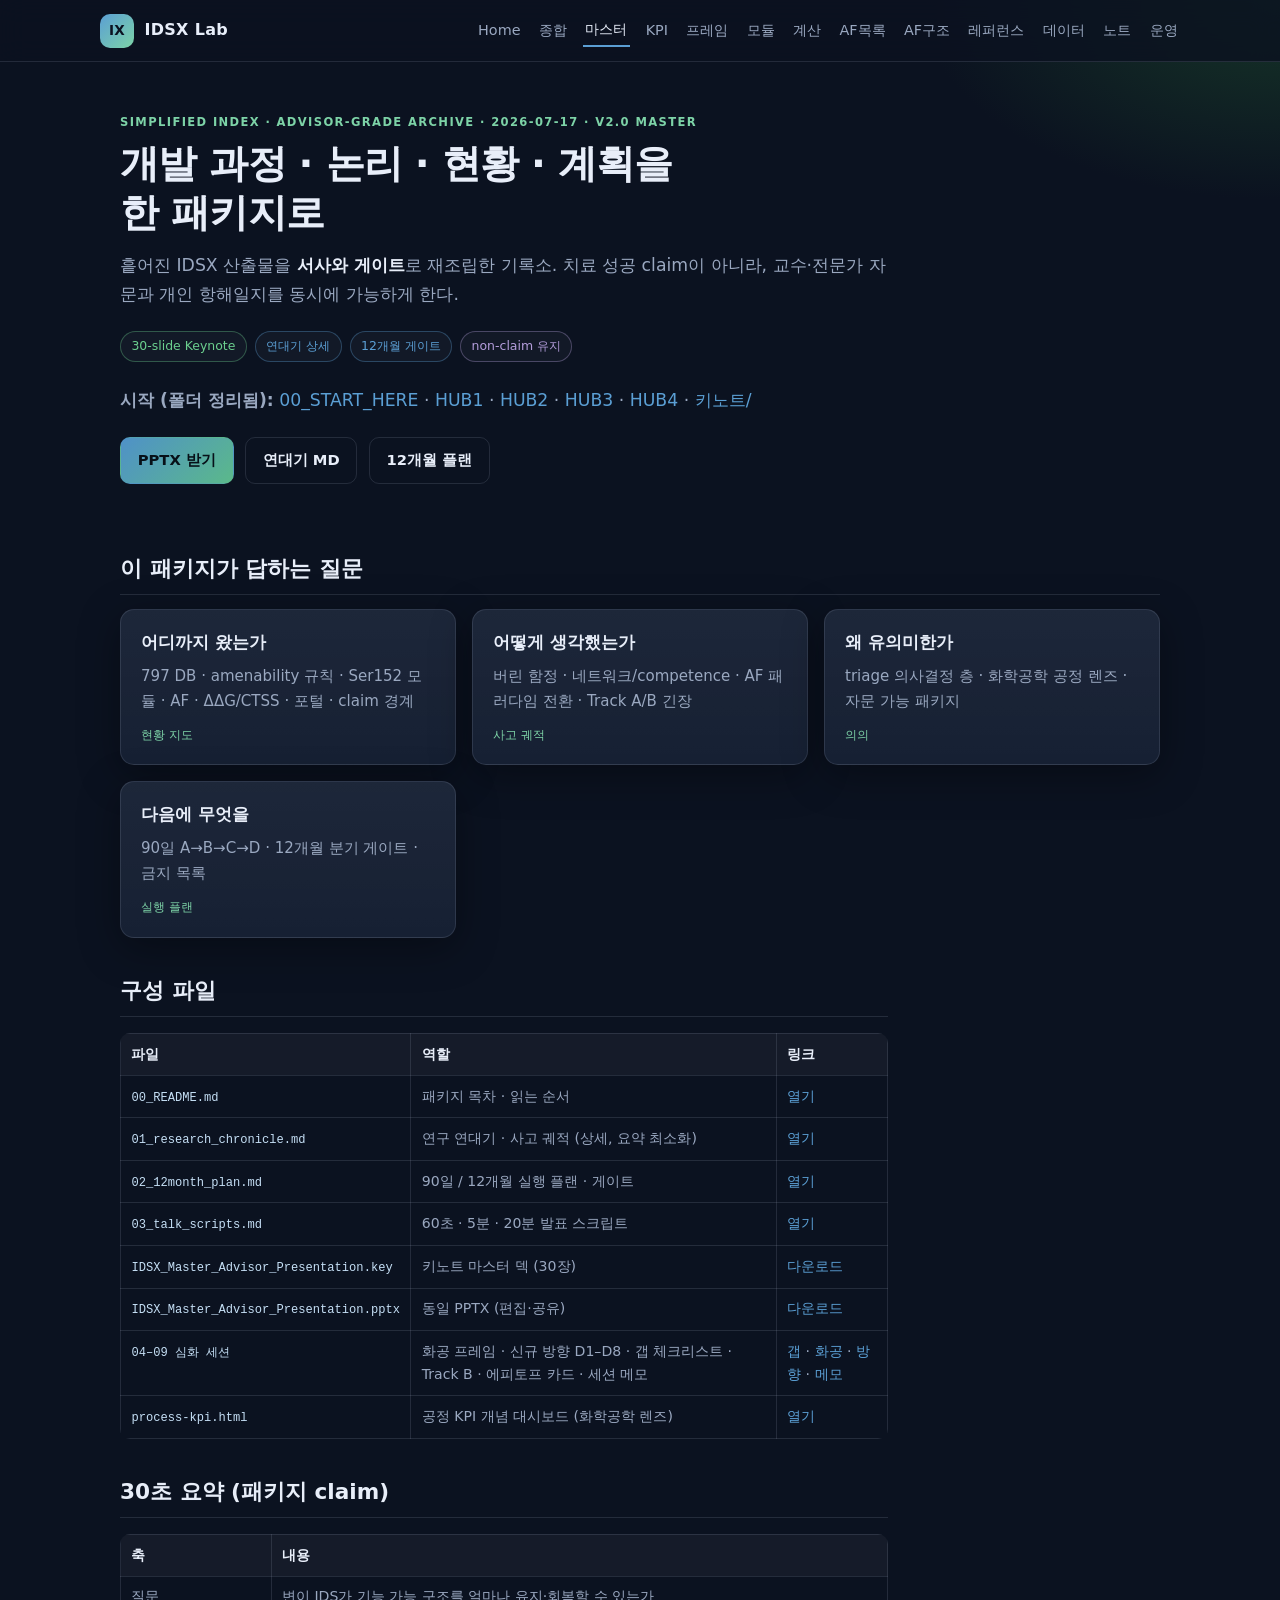
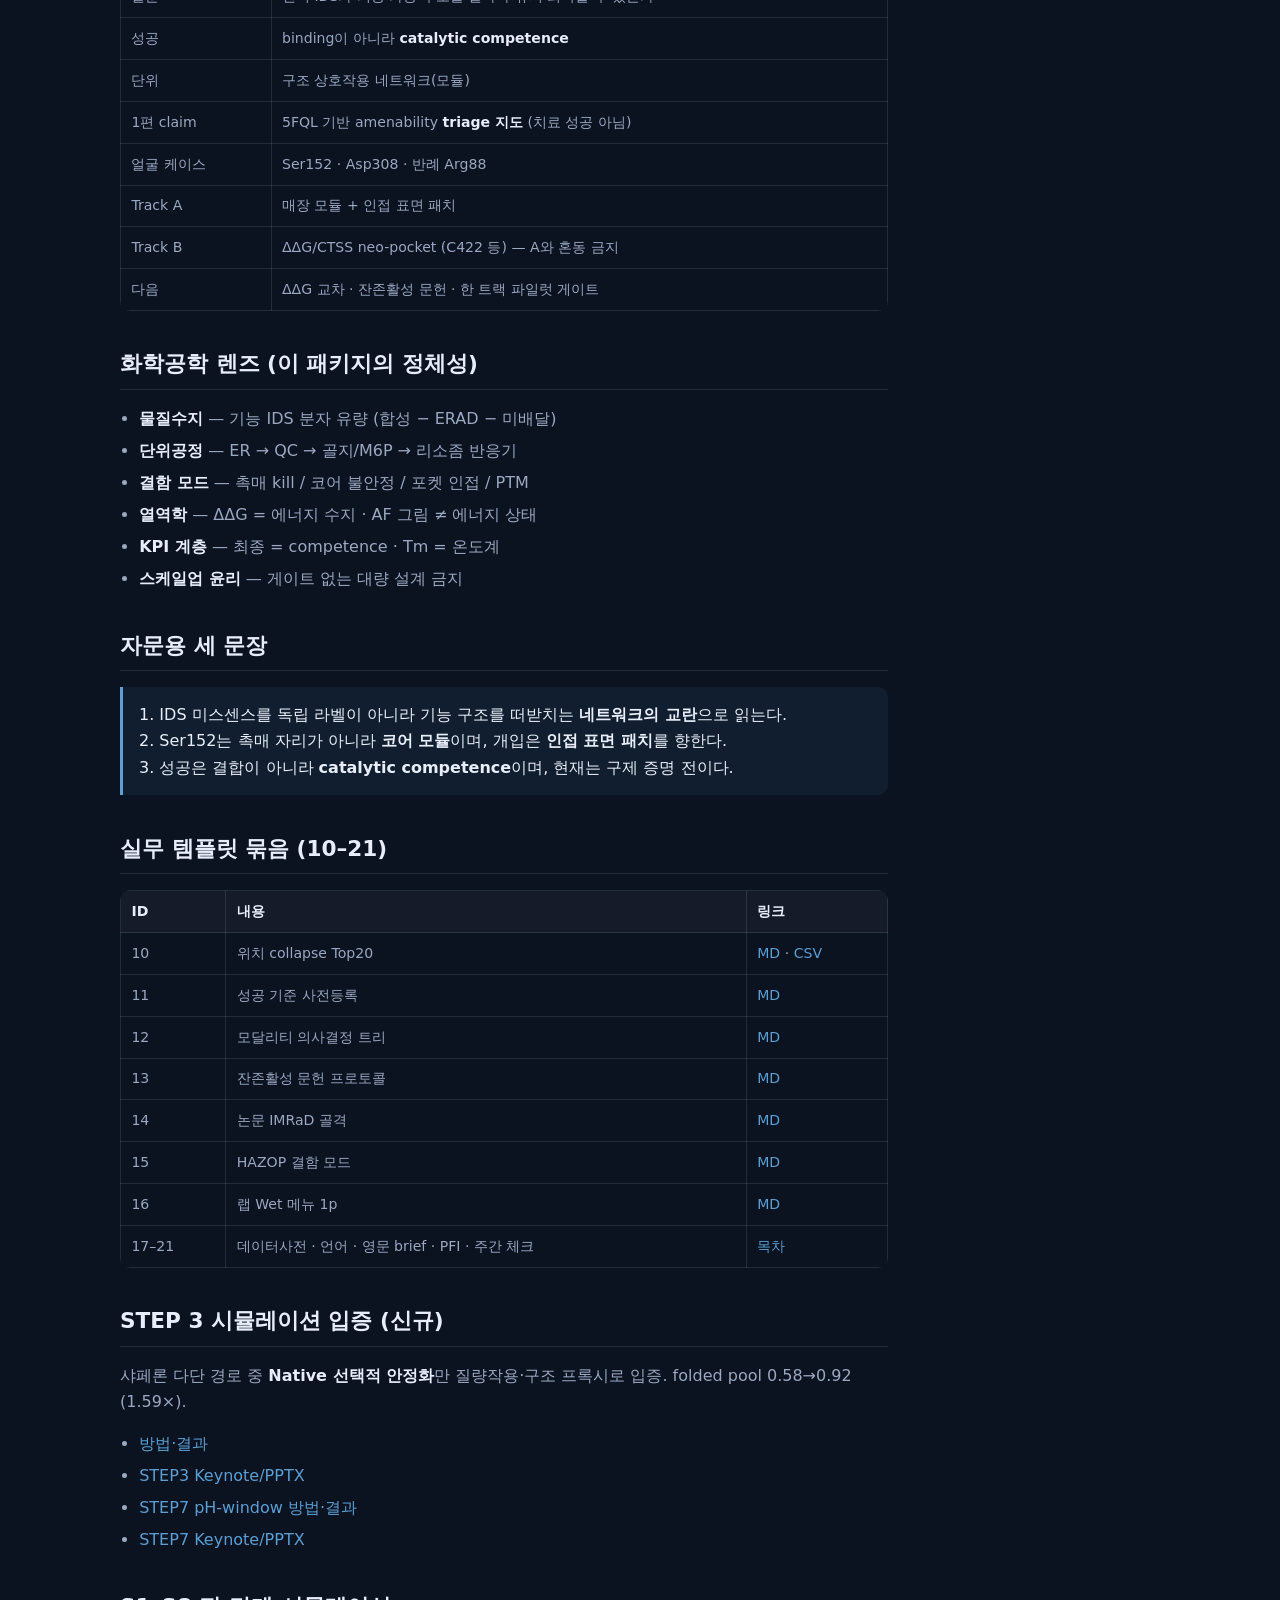
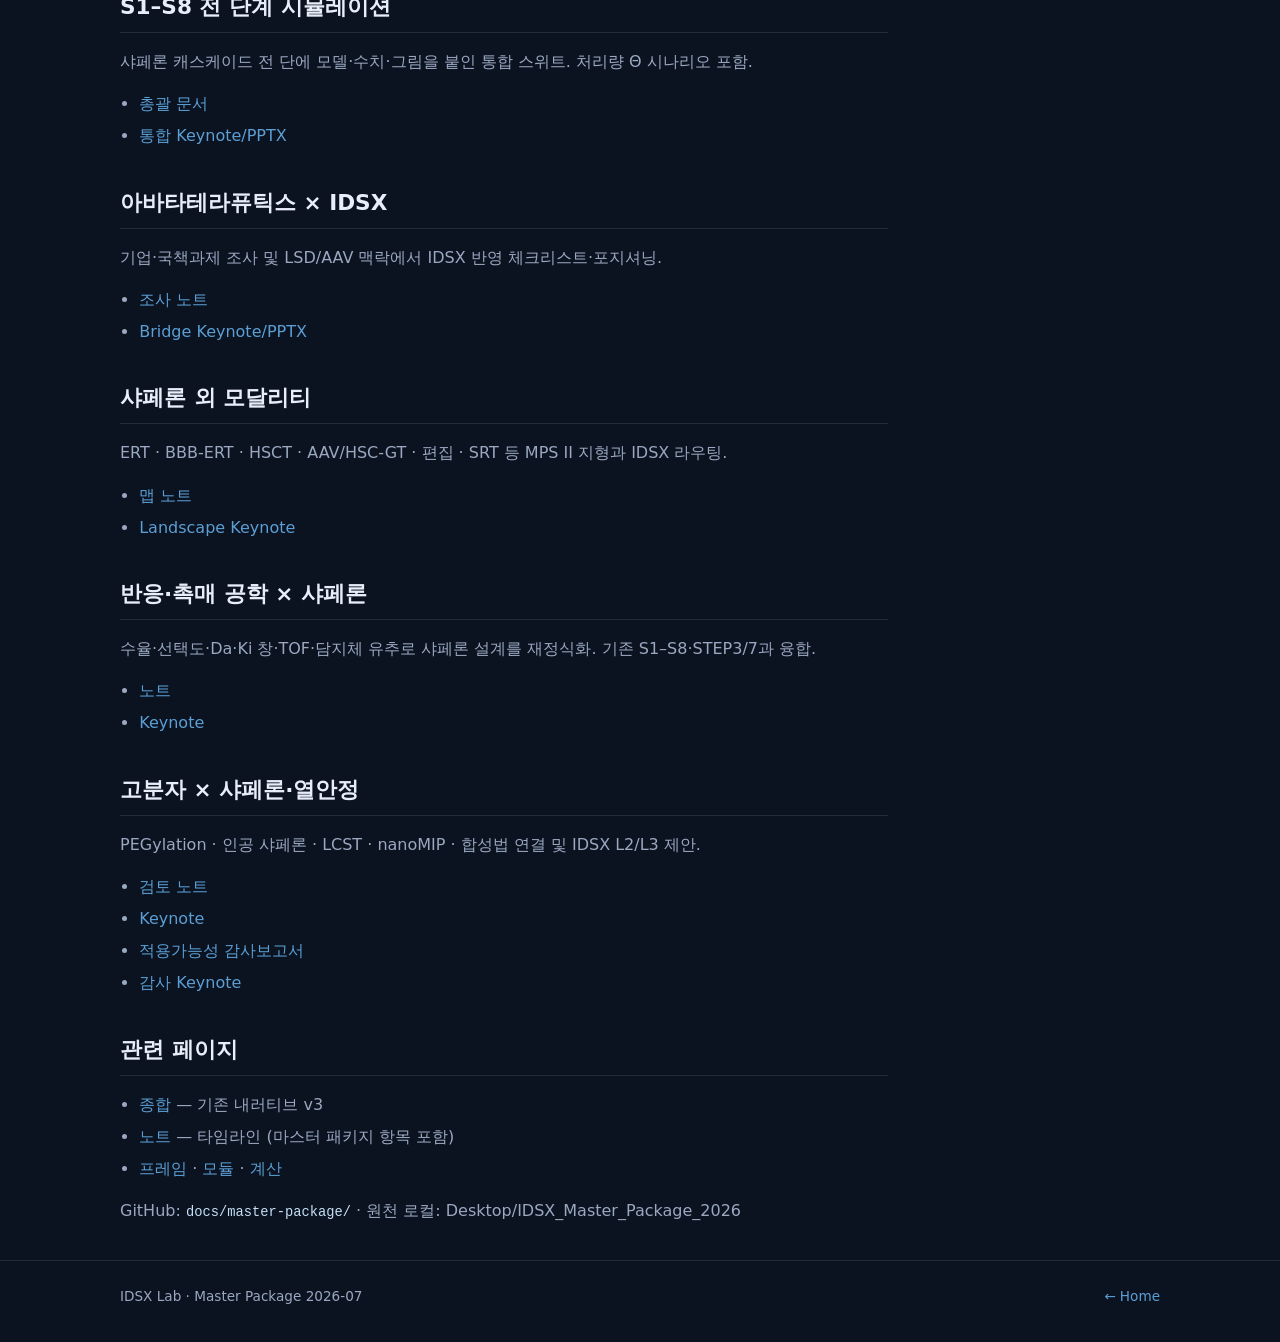
<file: pages/master-package.html>
<!DOCTYPE html>
<html lang="ko">
<head>
  <meta charset="utf-8" />
  <meta name="viewport" content="width=device-width, initial-scale=1" />
  <title>마스터 패키지 2026-07 — IDSX Lab</title>
  <meta name="description" content="IDSX Master Package: 개발 연대기, 12개월 계획, 자문용 키노트, 발표 스크립트." />
  <link rel="stylesheet" href="../assets/css/style.css" />
</head>
<body>
  <div data-nav></div>
  <main class="wrap">
    <section class="hero">
      <div class="kicker">Simplified index · Advisor-grade archive · 2026-07-17 · v2.0 Master</div>
      <h1>개발 과정 · 논리 · 현황 · 계획을<br/>한 패키지로</h1>
      <p class="lede">
        흩어진 IDSX 산출물을 <strong style="color:var(--text)">서사와 게이트</strong>로 재조립한 기록소.
        치료 성공 claim이 아니라, 교수·전문가 자문과 개인 항해일지를 동시에 가능하게 한다.
      </p>
      <div class="badges">
        <span class="badge ok">30-slide Keynote</span>
        <span class="badge info">연대기 상세</span>
        <span class="badge info">12개월 게이트</span>
        <span class="badge purple">non-claim 유지</span>
      </div>
      <p class="lede" style="margin-top:.5rem"><strong>시작 (폴더 정리됨):</strong>
        <a href="../docs/master-package/00_시작/00_START_HERE_IDSX_지도.md">00_START_HERE</a> ·
        <a href="../docs/master-package/00_시작/HUB_01_코어.md">HUB1</a> ·
        <a href="../docs/master-package/00_시작/HUB_02_프레임.md">HUB2</a> ·
        <a href="../docs/master-package/00_시작/HUB_03_시뮬레이션.md">HUB3</a> ·
        <a href="../docs/master-package/00_시작/HUB_04_실행.md">HUB4</a> ·
        <a href="../docs/master-package/07_키노트/">키노트/</a>
        </p>
      <div class="actions">
        <a class="btn btn-primary" href="../docs/master-package/IDSX_Master_Advisor_Presentation.pptx">PPTX 받기</a>
        <a class="btn btn-ghost" href="../docs/master-package/01_research_chronicle.md">연대기 MD</a>
        <a class="btn btn-ghost" href="../docs/master-package/02_12month_plan.md">12개월 플랜</a>
      </div>
    </section>

    <section class="block">
      <h2>이 패키지가 답하는 질문</h2>
      <div class="grid grid-2">
        <div class="card">
          <h3>어디까지 왔는가</h3>
          <p>797 DB · amenability 규칙 · Ser152 모듈 · AF · ΔΔG/CTSS · 포털 · claim 경계</p>
          <div class="meta">현황 지도</div>
        </div>
        <div class="card">
          <h3>어떻게 생각했는가</h3>
          <p>버린 함정 · 네트워크/competence · AF 패러다임 전환 · Track A/B 긴장</p>
          <div class="meta">사고 궤적</div>
        </div>
        <div class="card">
          <h3>왜 유의미한가</h3>
          <p>triage 의사결정 층 · 화학공학 공정 렌즈 · 자문 가능 패키지</p>
          <div class="meta">의의</div>
        </div>
        <div class="card">
          <h3>다음에 무엇을</h3>
          <p>90일 A→B→C→D · 12개월 분기 게이트 · 금지 목록</p>
          <div class="meta">실행 플랜</div>
        </div>
      </div>
    </section>

    <section class="block prose">
      <h2>구성 파일</h2>
      <table>
        <thead><tr><th>파일</th><th>역할</th><th>링크</th></tr></thead>
        <tbody>
          <tr>
            <td><span class="mono">00_README.md</span></td>
            <td>패키지 목차 · 읽는 순서</td>
            <td><a href="../docs/master-package/00_README.md">열기</a></td>
          </tr>
          <tr>
            <td><span class="mono">01_research_chronicle.md</span></td>
            <td>연구 연대기 · 사고 궤적 (상세, 요약 최소화)</td>
            <td><a href="../docs/master-package/01_research_chronicle.md">열기</a></td>
          </tr>
          <tr>
            <td><span class="mono">02_12month_plan.md</span></td>
            <td>90일 / 12개월 실행 플랜 · 게이트</td>
            <td><a href="../docs/master-package/02_12month_plan.md">열기</a></td>
          </tr>
          <tr>
            <td><span class="mono">03_talk_scripts.md</span></td>
            <td>60초 · 5분 · 20분 발표 스크립트</td>
            <td><a href="../docs/master-package/03_talk_scripts.md">열기</a></td>
          </tr>
          <tr>
            <td><span class="mono">IDSX_Master_Advisor_Presentation.key</span></td>
            <td>키노트 마스터 덱 (30장)</td>
            <td><a href="../docs/master-package/IDSX_Master_Advisor_Presentation.key">다운로드</a></td>
          </tr>
          <tr>
            <td><span class="mono">IDSX_Master_Advisor_Presentation.pptx</span></td>
            <td>동일 PPTX (편집·공유)</td>
            <td><a href="../docs/master-package/IDSX_Master_Advisor_Presentation.pptx">다운로드</a></td>
          </tr>
          <tr>
            <td><span class="mono">04–09 심화 세션</span></td>
            <td>화공 프레임 · 신규 방향 D1–D8 · 갭 체크리스트 · Track B · 에피토프 카드 · 세션 메모</td>
            <td>
              <a href="../docs/master-package/06_gap_checklist.md">갭</a> ·
              <a href="../docs/master-package/04_chemeng_framework.md">화공</a> ·
              <a href="../docs/master-package/05_chaperone_directions.md">방향</a> ·
              <a href="../docs/master-package/09_session_synthesis.md">메모</a>
            </td>
          </tr>
          <tr>
            <td><span class="mono">process-kpi.html</span></td>
            <td>공정 KPI 개념 대시보드 (화학공학 렌즈)</td>
            <td><a href="process-kpi.html">열기</a></td>
          </tr>
        </tbody>
      </table>
    </section>

    <section class="block prose">
      <h2>30초 요약 (패키지 claim)</h2>
      <table>
        <thead><tr><th>축</th><th>내용</th></tr></thead>
        <tbody>
          <tr><td>질문</td><td>변이 IDS가 기능 가능 구조를 얼마나 유지·회복할 수 있는가</td></tr>
          <tr><td>성공</td><td>binding이 아니라 <strong>catalytic competence</strong></td></tr>
          <tr><td>단위</td><td>구조 상호작용 네트워크(모듈)</td></tr>
          <tr><td>1편 claim</td><td>5FQL 기반 amenability <strong>triage 지도</strong> (치료 성공 아님)</td></tr>
          <tr><td>얼굴 케이스</td><td>Ser152 · Asp308 · 반례 Arg88</td></tr>
          <tr><td>Track A</td><td>매장 모듈 + 인접 표면 패치</td></tr>
          <tr><td>Track B</td><td>ΔΔG/CTSS neo-pocket (C422 등) — A와 혼동 금지</td></tr>
          <tr><td>다음</td><td>ΔΔG 교차 · 잔존활성 문헌 · 한 트랙 파일럿 게이트</td></tr>
        </tbody>
      </table>
    </section>

    <section class="block prose">
      <h2>화학공학 렌즈 (이 패키지의 정체성)</h2>
      <ul>
        <li><strong>물질수지</strong> — 기능 IDS 분자 유량 (합성 − ERAD − 미배달)</li>
        <li><strong>단위공정</strong> — ER → QC → 골지/M6P → 리소좀 반응기</li>
        <li><strong>결함 모드</strong> — 촉매 kill / 코어 불안정 / 포켓 인접 / PTM</li>
        <li><strong>열역학</strong> — ΔΔG = 에너지 수지 · AF 그림 ≠ 에너지 상태</li>
        <li><strong>KPI 계층</strong> — 최종 = competence · Tm = 온도계</li>
        <li><strong>스케일업 윤리</strong> — 게이트 없는 대량 설계 금지</li>
      </ul>
    </section>

    <section class="block prose">
      <h2>자문용 세 문장</h2>
      <div class="callout">
        1. IDS 미스센스를 독립 라벨이 아니라 기능 구조를 떠받치는 <strong>네트워크의 교란</strong>으로 읽는다.<br/>
        2. Ser152는 촉매 자리가 아니라 <strong>코어 모듈</strong>이며, 개입은 <strong>인접 표면 패치</strong>를 향한다.<br/>
        3. 성공은 결합이 아니라 <strong>catalytic competence</strong>이며, 현재는 구제 증명 전이다.
      </div>
    </section>

    
    <section class="block prose">
      <h2>실무 템플릿 묶음 (10–21)</h2>
      <table>
        <thead><tr><th>ID</th><th>내용</th><th>링크</th></tr></thead>
        <tbody>
          <tr><td>10</td><td>위치 collapse Top20</td><td><a href="../docs/master-package/10_position_collapse_table.md">MD</a> · <a href="../docs/master-package/data_derived/position_collapse_top20.csv">CSV</a></td></tr>
          <tr><td>11</td><td>성공 기준 사전등록</td><td><a href="../docs/master-package/11_success_criteria_prereg.md">MD</a></td></tr>
          <tr><td>12</td><td>모달리티 의사결정 트리</td><td><a href="../docs/master-package/12_modality_decision_tree.md">MD</a></td></tr>
          <tr><td>13</td><td>잔존활성 문헌 프로토콜</td><td><a href="../docs/master-package/13_residual_activity_protocol.md">MD</a></td></tr>
          <tr><td>14</td><td>논문 IMRaD 골격</td><td><a href="../docs/master-package/14_paper_IMRaD_outline.md">MD</a></td></tr>
          <tr><td>15</td><td>HAZOP 결함 모드</td><td><a href="../docs/master-package/15_HAZOP_fault_modes.md">MD</a></td></tr>
          <tr><td>16</td><td>랩 Wet 메뉴 1p</td><td><a href="../docs/master-package/16_wet_collab_menu.md">MD</a></td></tr>
          <tr><td>17–21</td><td>데이터사전 · 언어 · 영문 brief · PFI · 주간 체크</td><td><a href="../docs/master-package/00_README.md">목차</a></td></tr>
        </tbody>
      </table>
    </section>

    <section class="block prose">
      <h2>STEP 3 시뮬레이션 입증 (신규)</h2>
      <p>샤페론 다단 경로 중 <strong>Native 선택적 안정화</strong>만 질량작용·구조 프록시로 입증. folded pool 0.58→0.92 (1.59×).</p>
      <ul>
        <li><a href="../docs/master-package/chaperone_step_sim/00_methods_results.md">방법·결과</a></li>
        <li><a href="../docs/master-package/chaperone_step_sim/IDSX_Chaperone_STEP3_Simulation_Proof.pptx">STEP3 Keynote/PPTX</a></li>
        <li><a href="../docs/master-package/chaperone_step7_sim/00_methods_results.md">STEP7 pH-window 방법·결과</a></li>
        <li><a href="../docs/master-package/chaperone_step7_sim/IDSX_Chaperone_STEP7_pHWindow_Proof.pptx">STEP7 Keynote/PPTX</a></li>
      </ul>
    </section>
    <section class="block prose">
      <h2>S1–S8 전 단계 시뮬레이션</h2>
      <p>샤페론 캐스케이드 전 단에 모델·수치·그림을 붙인 통합 스위트. 처리량 Θ 시나리오 포함.</p>
      <ul>
        <li><a href="../docs/master-package/chaperone_all_steps_sim/00_all_steps_summary.md">총괄 문서</a></li>
        <li><a href="../docs/master-package/chaperone_all_steps_sim/IDSX_Chaperone_AllSteps_S1-S8_Simulations.pptx">통합 Keynote/PPTX</a></li>
      </ul>
    </section>
    <section class="block prose">
      <h2>아바타테라퓨틱스 × IDSX</h2>
      <p>기업·국책과제 조사 및 LSD/AAV 맥락에서 IDSX 반영 체크리스트·포지셔닝.</p>
      <ul>
        <li><a href="../docs/master-package/avatar_idsx_bridge/00_아바타테라퓨틱스_조사_IDSX반영.md">조사 노트</a></li>
        <li><a href="../docs/master-package/avatar_idsx_bridge/AAVATAR_x_IDSX_Bridge_Keynote.pptx">Bridge Keynote/PPTX</a></li>
      </ul>
    </section>
    <section class="block prose">
      <h2>샤페론 외 모달리티</h2>
      <p>ERT · BBB-ERT · HSCT · AAV/HSC-GT · 편집 · SRT 등 MPS II 지형과 IDSX 라우팅.</p>
      <ul>
        <li><a href="../docs/master-package/non_chaperone_modalities/00_샤페론외_모달리티_맵.md">맵 노트</a></li>
        <li><a href="../docs/master-package/non_chaperone_modalities/IDSX_NonChaperone_Modalities_Landscape.pptx">Landscape Keynote</a></li>
      </ul>
    </section>
    <section class="block prose">
      <h2>반응·촉매 공학 × 샤페론</h2>
      <p>수율·선택도·Da·Ki 창·TOF·담지체 유추로 샤페론 설계를 재정식화. 기존 S1–S8·STEP3/7과 융합.</p>
      <ul>
        <li><a href="../docs/master-package/chemeng_rxn_cat_chaperone/00_반응공학_촉매공학_샤페론설계.md">노트</a></li>
        <li><a href="../docs/master-package/chemeng_rxn_cat_chaperone/IDSX_ChemE_Rxn_Catalysis_Chaperone_Design.pptx">Keynote</a></li>
      </ul>
    </section>
    <section class="block prose">
      <h2>고분자 × 샤페론·열안정</h2>
      <p>PEGylation · 인공 샤페론 · LCST · nanoMIP · 합성법 연결 및 IDSX L2/L3 제안.</p>
      <ul>
        <li><a href="../docs/master-package/polymer_chaperone_bridge/00_고분자_샤페론_열안정_검토.md">검토 노트</a></li>
        <li><a href="../docs/master-package/polymer_chaperone_bridge/IDSX_Polymer_ChemEng_Chaperone_ThermalStability.pptx">Keynote</a></li>
        <li><a href="../docs/master-package/polymer_applicability_audit/00_고분자해법_적용가능성_감사보고서.md">적용가능성 감사보고서</a></li>
        <li><a href="../docs/master-package/polymer_applicability_audit/IDSX_Polymer_Applicability_Audit.pptx">감사 Keynote</a></li>
      </ul>
    </section>
    <section class="block prose">
      <h2>관련 페이지</h2>
      <ul>
        <li><a href="synthesis.html">종합</a> — 기존 내러티브 v3</li>
        <li><a href="notebook.html">노트</a> — 타임라인 (마스터 패키지 항목 포함)</li>
        <li><a href="framework.html">프레임</a> · <a href="module-case.html">모듈</a> · <a href="compute.html">계산</a></li>
      </ul>
      <p class="meta">GitHub: <span class="mono">docs/master-package/</span> · 원천 로컬: Desktop/IDSX_Master_Package_2026</p>
    </section>
  </main>
  <footer class="footer">
    <div class="wrap">
      <div>IDSX Lab · Master Package 2026-07</div>
      <div><a href="../index.html">← Home</a></div>
    </div>
  </footer>
  <script src="../assets/js/nav.js"></script>
</body>
</html>
</file>
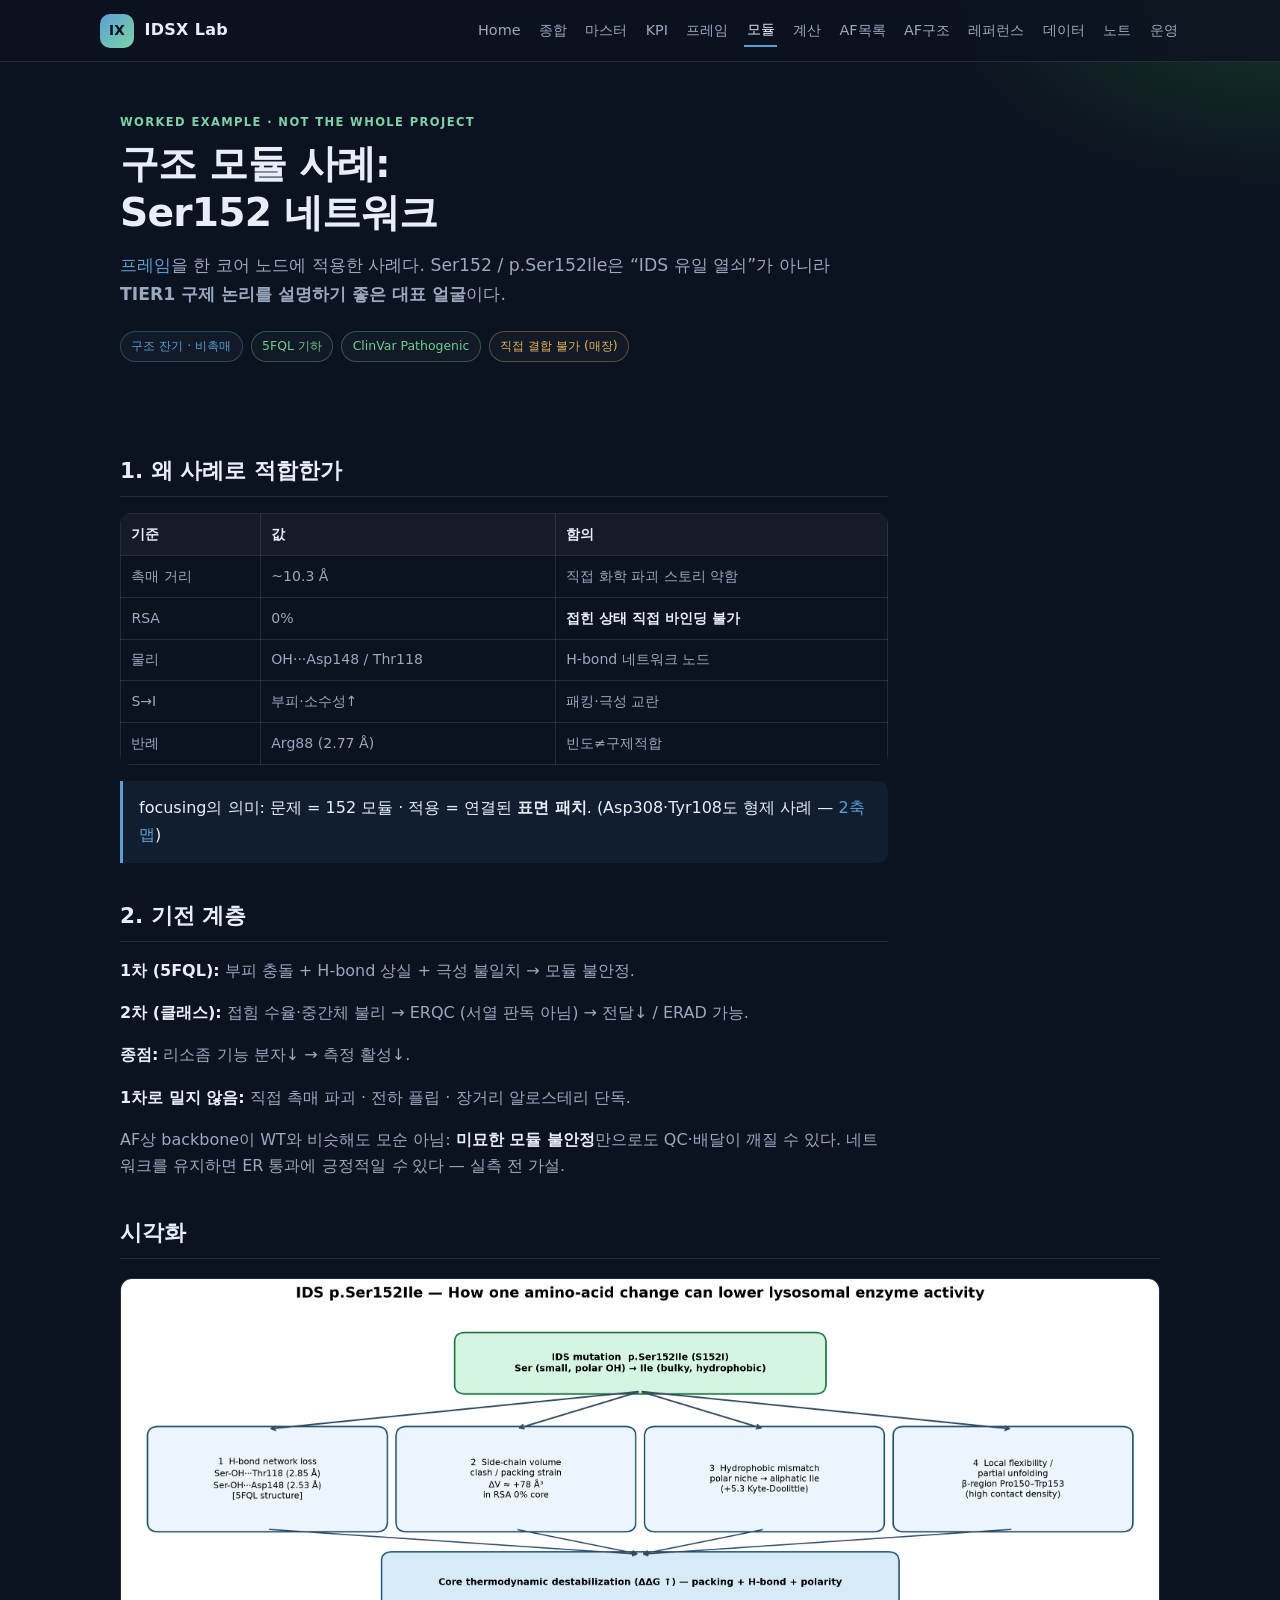
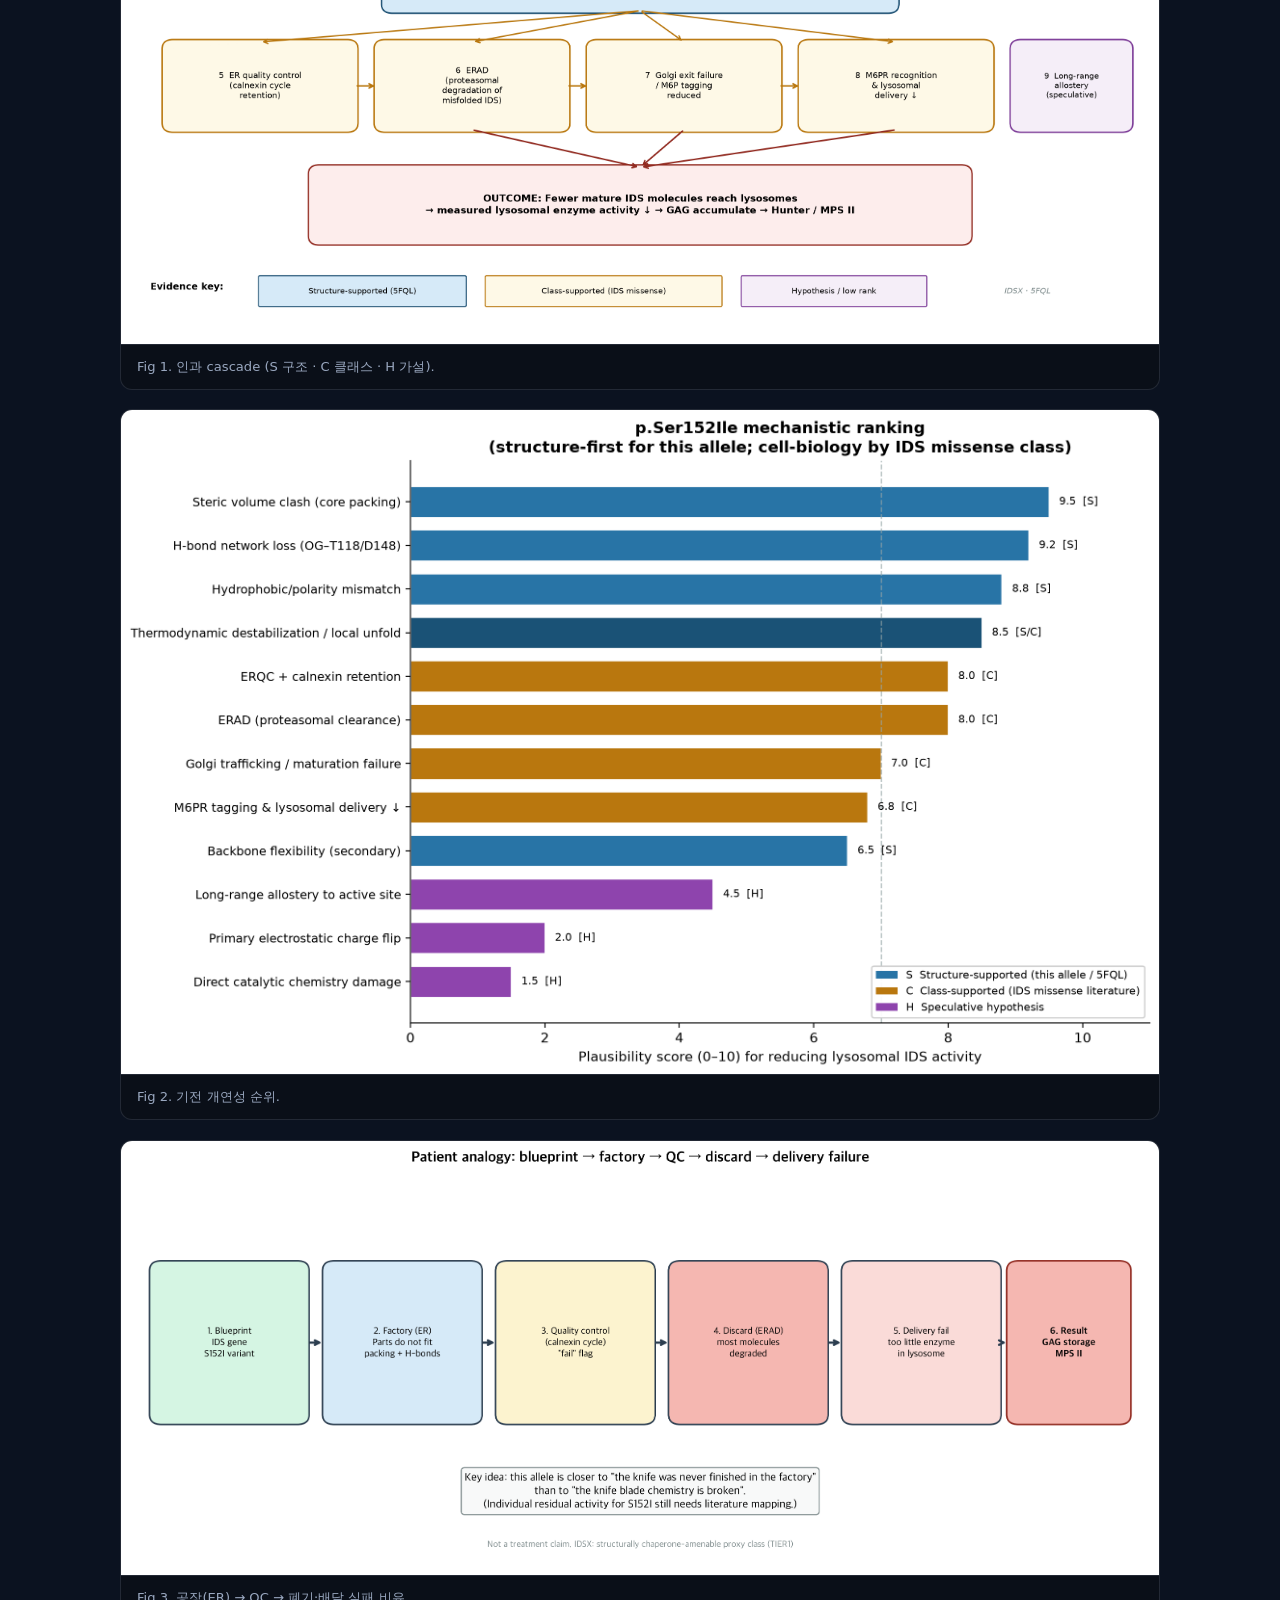
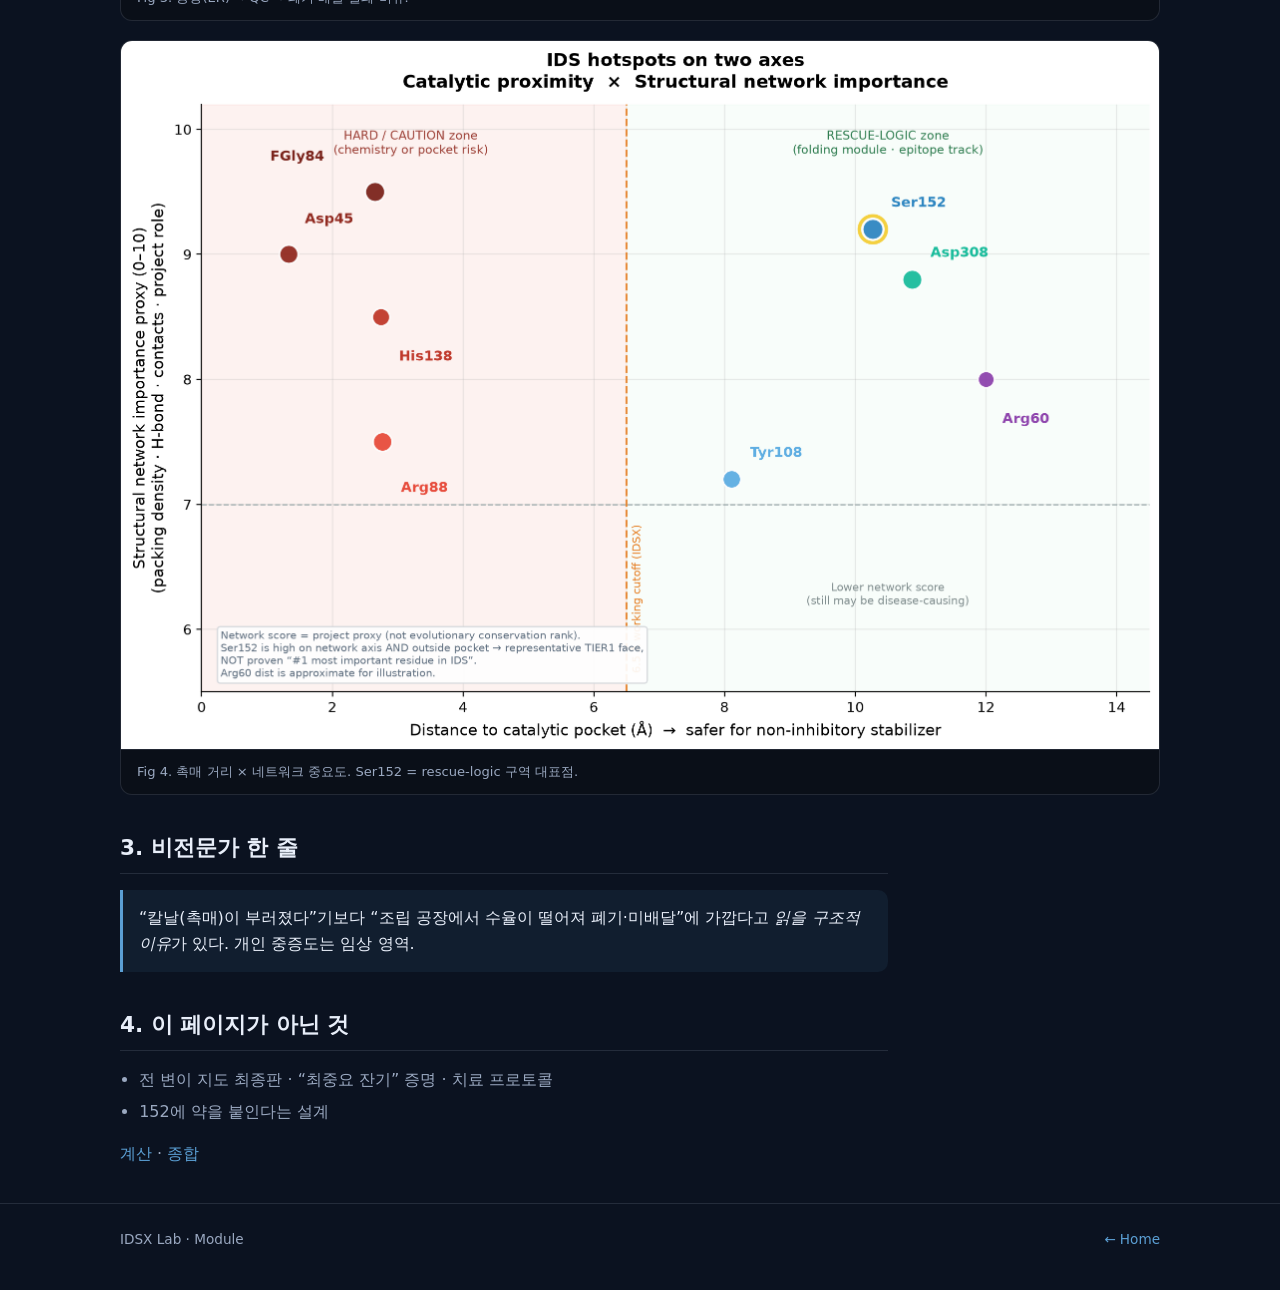
<file: pages/module-case.html>
<!DOCTYPE html>
<html lang="ko">
<head>
  <meta charset="utf-8" />
  <meta name="viewport" content="width=device-width, initial-scale=1" />
  <title>모듈 사례 — IDSX Lab</title>
  <link rel="stylesheet" href="../assets/css/style.css" />
</head>
<body>
  <div data-nav></div>
  <main class="wrap">
    <section class="hero">
      <div class="kicker">Worked example · not the whole project</div>
      <h1>구조 모듈 사례:<br/>Ser152 네트워크</h1>
      <p class="lede">
        <a href="framework.html">프레임</a>을 한 코어 노드에 적용한 사례다.
        Ser152 / p.Ser152Ile은 “IDS 유일 열쇠”가 아니라
        <strong>TIER1 구제 논리를 설명하기 좋은 대표 얼굴</strong>이다.
      </p>
      <div class="badges">
        <span class="badge info">구조 잔기 · 비촉매</span>
        <span class="badge ok">5FQL 기하</span>
        <span class="badge ok">ClinVar Pathogenic</span>
        <span class="badge warn">직접 결합 불가 (매장)</span>
      </div>
    </section>

    <section class="block prose">
      <h2>1. 왜 사례로 적합한가</h2>
      <table>
        <thead><tr><th>기준</th><th>값</th><th>함의</th></tr></thead>
        <tbody>
          <tr><td>촉매 거리</td><td>~10.3 Å</td><td>직접 화학 파괴 스토리 약함</td></tr>
          <tr><td>RSA</td><td>0%</td><td><strong>접힌 상태 직접 바인딩 불가</strong></td></tr>
          <tr><td>물리</td><td>OH···Asp148 / Thr118</td><td>H-bond 네트워크 노드</td></tr>
          <tr><td>S→I</td><td>부피·소수성↑</td><td>패킹·극성 교란</td></tr>
          <tr><td>반례</td><td>Arg88 (2.77 Å)</td><td>빈도≠구제적합</td></tr>
        </tbody>
      </table>
      <div class="callout">
        focusing의 의미: 문제 = 152 모듈 · 적용 = 연결된 <strong>표면 패치</strong>.
        (Asp308·Tyr108도 형제 사례 — <a href="compute.html">2축 맵</a>)
      </div>
    </section>

    <section class="block prose">
      <h2>2. 기전 계층</h2>
      <p><strong>1차 (5FQL):</strong> 부피 충돌 + H-bond 상실 + 극성 불일치 → 모듈 불안정.</p>
      <p><strong>2차 (클래스):</strong> 접힘 수율·중간체 불리 → ERQC (서열 판독 아님) → 전달↓ / ERAD 가능.</p>
      <p><strong>종점:</strong> 리소좀 기능 분자↓ → 측정 활성↓.</p>
      <p><strong>1차로 밀지 않음:</strong> 직접 촉매 파괴 · 전하 플립 · 장거리 알로스테리 단독.</p>
      <p>
        AF상 backbone이 WT와 비슷해도 모순 아님:
        <strong>미묘한 모듈 불안정</strong>만으로도 QC·배달이 깨질 수 있다.
        네트워크를 유지하면 ER 통과에 긍정적일 <em>수</em> 있다 — 실측 전 가설.
      </p>
    </section>

    <section class="block">
      <h2>시각화</h2>
      <figure class="figure">
        <img src="../assets/img/Fig1_Ser152Ile_mechanism_cascade.png" alt="cascade" />
        <figcaption>Fig 1. 인과 cascade (S 구조 · C 클래스 · H 가설).</figcaption>
      </figure>
      <figure class="figure">
        <img src="../assets/img/Fig2_Ser152Ile_plausibility_ranking.png" alt="ranking" />
        <figcaption>Fig 2. 기전 개연성 순위.</figcaption>
      </figure>
      <figure class="figure">
        <img src="../assets/img/Fig3_patient_friendly_pipeline.png" alt="pipeline" />
        <figcaption>Fig 3. 공장(ER) → QC → 폐기·배달 실패 비유.</figcaption>
      </figure>
      <figure class="figure">
        <img src="../assets/img/Fig4_hotspot_2axis_network_vs_catalytic.png" alt="2axis" />
        <figcaption>Fig 4. 촉매 거리 × 네트워크 중요도. Ser152 = rescue-logic 구역 대표점.</figcaption>
      </figure>
    </section>

    <section class="block prose">
      <h2>3. 비전문가 한 줄</h2>
      <div class="callout">
        “칼날(촉매)이 부러졌다”기보다
        “조립 공장에서 수율이 떨어져 폐기·미배달”에 가깝다고 <em>읽을 구조적 이유</em>가 있다.
        개인 중증도는 임상 영역.
      </div>
    </section>

    <section class="block prose">
      <h2>4. 이 페이지가 아닌 것</h2>
      <ul>
        <li>전 변이 지도 최종판 · “최중요 잔기” 증명 · 치료 프로토콜</li>
        <li>152에 약을 붙인다는 설계</li>
      </ul>
      <p><a href="compute.html">계산</a> · <a href="synthesis.html">종합</a></p>
    </section>
  </main>
  <footer class="footer"><div class="wrap"><div>IDSX Lab · Module</div><div><a href="../index.html">← Home</a></div></div></footer>
  <script src="../assets/js/nav.js"></script>
</body>
</html>
</file>
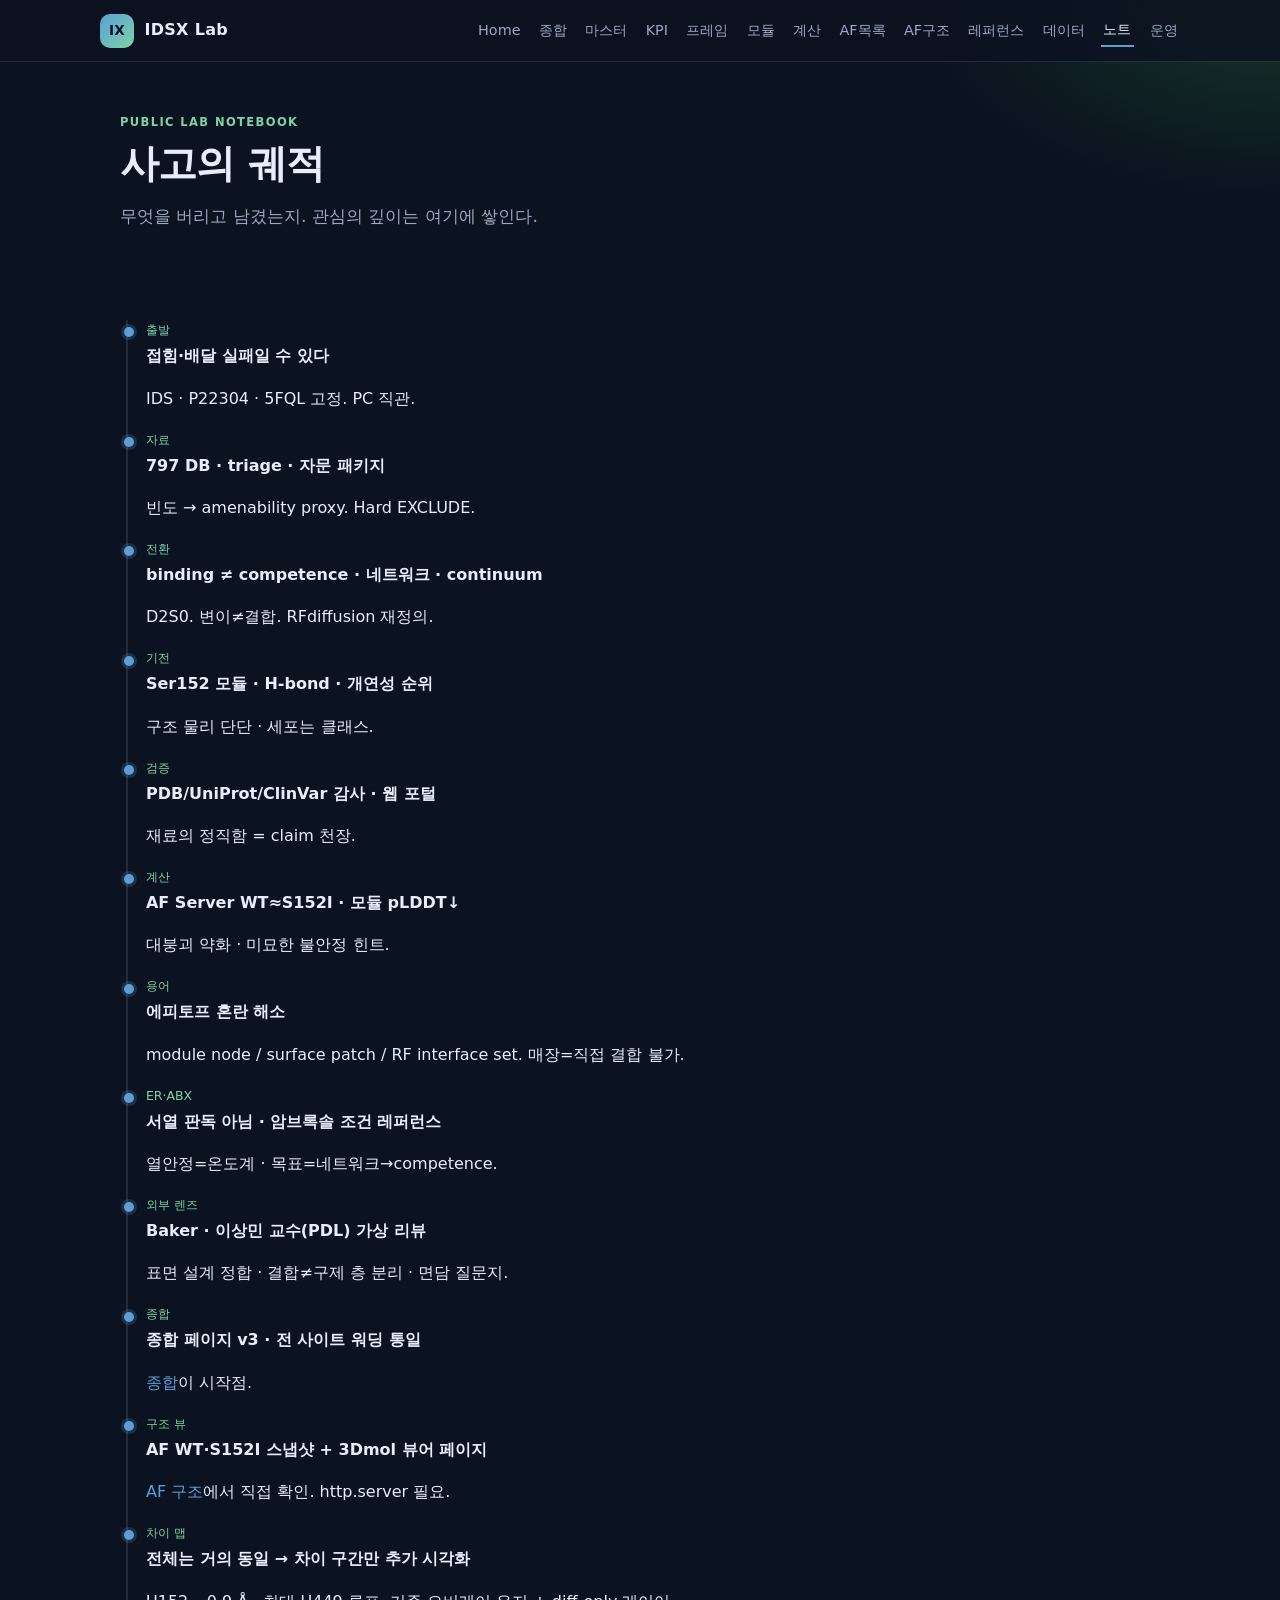
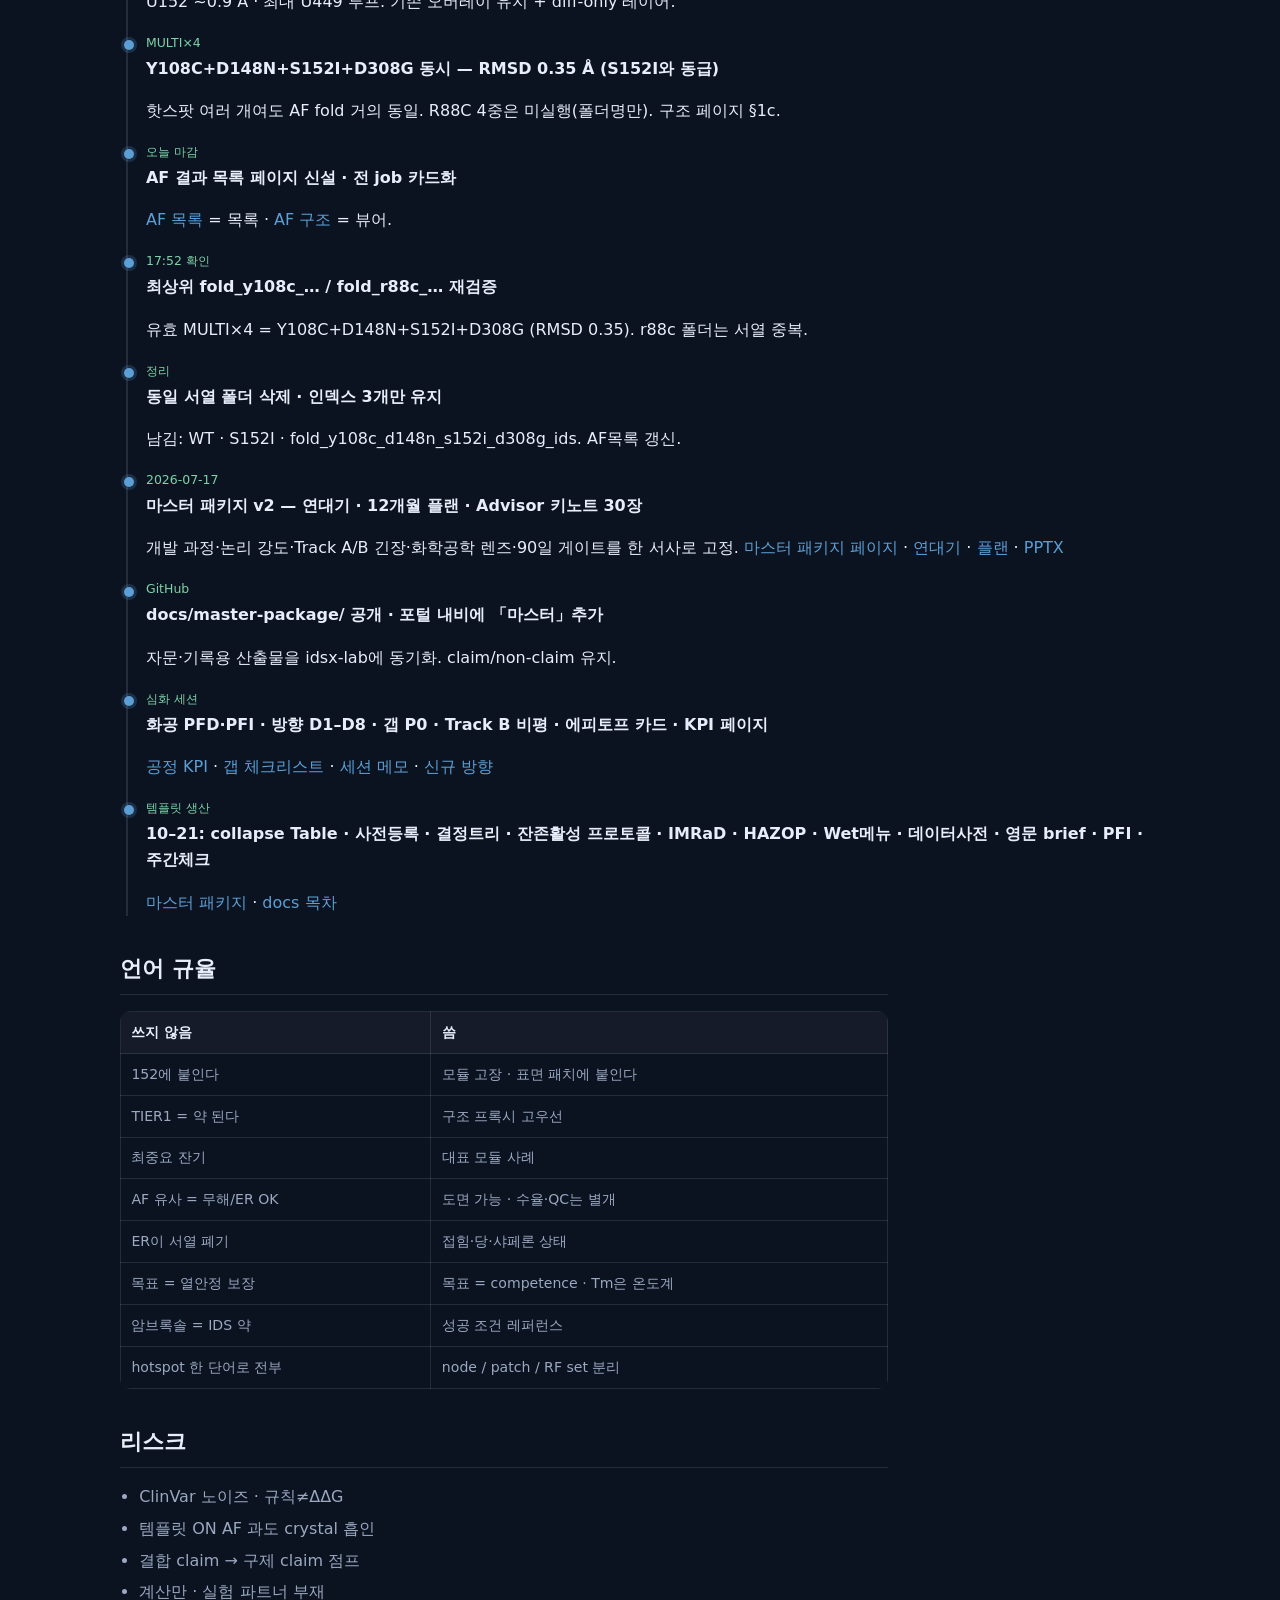
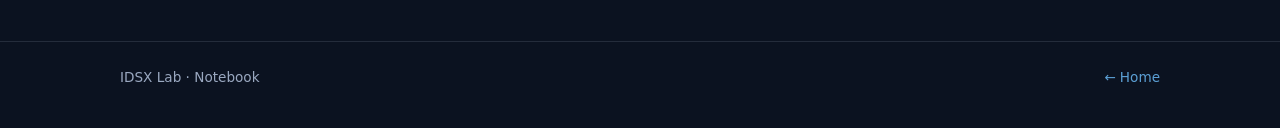
<file: pages/notebook.html>
<!DOCTYPE html>
<html lang="ko">
<head>
  <meta charset="utf-8" />
  <meta name="viewport" content="width=device-width, initial-scale=1" />
  <title>노트 — IDSX Lab</title>
  <link rel="stylesheet" href="../assets/css/style.css" />
</head>
<body>
  <div data-nav></div>
  <main class="wrap">
    <section class="hero">
      <div class="kicker">Public lab notebook</div>
      <h1>사고의 궤적</h1>
      <p class="lede">무엇을 버리고 남겼는지. 관심의 깊이는 여기에 쌓인다.</p>
    </section>

    <section class="block">
      <div class="timeline">
        <div class="item">
          <div class="when">출발</div>
          <h4>접힘·배달 실패일 수 있다</h4>
          <p>IDS · P22304 · 5FQL 고정. PC 직관.</p>
        </div>
        <div class="item">
          <div class="when">자료</div>
          <h4>797 DB · triage · 자문 패키지</h4>
          <p>빈도 → amenability proxy. Hard EXCLUDE.</p>
        </div>
        <div class="item">
          <div class="when">전환</div>
          <h4>binding ≠ competence · 네트워크 · continuum</h4>
          <p>D2S0. 변이≠결합. RFdiffusion 재정의.</p>
        </div>
        <div class="item">
          <div class="when">기전</div>
          <h4>Ser152 모듈 · H-bond · 개연성 순위</h4>
          <p>구조 물리 단단 · 세포는 클래스.</p>
        </div>
        <div class="item">
          <div class="when">검증</div>
          <h4>PDB/UniProt/ClinVar 감사 · 웹 포털</h4>
          <p>재료의 정직함 = claim 천장.</p>
        </div>
        <div class="item">
          <div class="when">계산</div>
          <h4>AF Server WT≈S152I · 모듈 pLDDT↓</h4>
          <p>대붕괴 약화 · 미묘한 불안정 힌트.</p>
        </div>
        <div class="item">
          <div class="when">용어</div>
          <h4>에피토프 혼란 해소</h4>
          <p>module node / surface patch / RF interface set. 매장=직접 결합 불가.</p>
        </div>
        <div class="item">
          <div class="when">ER·ABX</div>
          <h4>서열 판독 아님 · 암브록솔 조건 레퍼런스</h4>
          <p>열안정=온도계 · 목표=네트워크→competence.</p>
        </div>
        <div class="item">
          <div class="when">외부 렌즈</div>
          <h4>Baker · 이상민 교수(PDL) 가상 리뷰</h4>
          <p>표면 설계 정합 · 결합≠구제 층 분리 · 면담 질문지.</p>
        </div>
        <div class="item">
          <div class="when">종합</div>
          <h4>종합 페이지 v3 · 전 사이트 워딩 통일</h4>
          <p><a href="synthesis.html">종합</a>이 시작점.</p>
        </div>
        <div class="item">
          <div class="when">구조 뷰</div>
          <h4>AF WT·S152I 스냅샷 + 3Dmol 뷰어 페이지</h4>
          <p><a href="structures.html">AF 구조</a>에서 직접 확인. http.server 필요.</p>
        </div>
        <div class="item">
          <div class="when">차이 맵</div>
          <h4>전체는 거의 동일 → 차이 구간만 추가 시각화</h4>
          <p>U152 ~0.9 Å · 최대 U449 루프. 기존 오버레이 유지 + diff-only 레이어.</p>
        </div>
        <div class="item">
          <div class="when">MULTI×4</div>
          <h4>Y108C+D148N+S152I+D308G 동시 — RMSD 0.35 Å (S152I와 동급)</h4>
          <p>핫스팟 여러 개여도 AF fold 거의 동일. R88C 4중은 미실행(폴더명만). 구조 페이지 §1c.</p>
        </div>
        <div class="item">
          <div class="when">오늘 마감</div>
          <h4>AF 결과 목록 페이지 신설 · 전 job 카드화</h4>
          <p><a href="af-catalog.html">AF 목록</a> = 목록 · <a href="structures.html">AF 구조</a> = 뷰어.</p>
        </div>
        <div class="item">
          <div class="when">17:52 확인</div>
          <h4>최상위 fold_y108c_… / fold_r88c_… 재검증</h4>
          <p>유효 MULTI×4 = Y108C+D148N+S152I+D308G (RMSD 0.35). r88c 폴더는 서열 중복.</p>
        </div>
        <div class="item">
          <div class="when">정리</div>
          <h4>동일 서열 폴더 삭제 · 인덱스 3개만 유지</h4>
          <p>남김: WT · S152I · fold_y108c_d148n_s152i_d308g_ids. AF목록 갱신.</p>
        </div>
        <div class="item">
          <div class="when">2026-07-17</div>
          <h4>마스터 패키지 v2 — 연대기 · 12개월 플랜 · Advisor 키노트 30장</h4>
          <p>
            개발 과정·논리 강도·Track A/B 긴장·화학공학 렌즈·90일 게이트를 한 서사로 고정.
            <a href="master-package.html">마스터 패키지 페이지</a> ·
            <a href="../docs/master-package/01_research_chronicle.md">연대기</a> ·
            <a href="../docs/master-package/02_12month_plan.md">플랜</a> ·
            <a href="../docs/master-package/IDSX_Master_Advisor_Presentation.pptx">PPTX</a>
          </p>
        </div>
        <div class="item">
          <div class="when">GitHub</div>
          <h4>docs/master-package/ 공개 · 포털 내비에 「마스터」추가</h4>
          <p>자문·기록용 산출물을 idsx-lab에 동기화. claim/non-claim 유지.</p>
        </div>
        <div class="item">
          <div class="when">심화 세션</div>
          <h4>화공 PFD·PFI · 방향 D1–D8 · 갭 P0 · Track B 비평 · 에피토프 카드 · KPI 페이지</h4>
          <p>
            <a href="process-kpi.html">공정 KPI</a> ·
            <a href="../docs/master-package/06_gap_checklist.md">갭 체크리스트</a> ·
            <a href="../docs/master-package/09_session_synthesis.md">세션 메모</a> ·
            <a href="../docs/master-package/05_chaperone_directions.md">신규 방향</a>
          </p>
        </div>
        <div class="item">
          <div class="when">템플릿 생산</div>
          <h4>10–21: collapse Table · 사전등록 · 결정트리 · 잔존활성 프로토콜 · IMRaD · HAZOP · Wet메뉴 · 데이터사전 · 영문 brief · PFI · 주간체크</h4>
          <p><a href="master-package.html">마스터 패키지</a> · <a href="../docs/master-package/00_README.md">docs 목차</a></p>
        </div>
      </div>
    </section>

    <section class="block prose">
      <h2>언어 규율</h2>
      <table>
        <thead><tr><th>쓰지 않음</th><th>씀</th></tr></thead>
        <tbody>
          <tr><td>152에 붙인다</td><td>모듈 고장 · 표면 패치에 붙인다</td></tr>
          <tr><td>TIER1 = 약 된다</td><td>구조 프록시 고우선</td></tr>
          <tr><td>최중요 잔기</td><td>대표 모듈 사례</td></tr>
          <tr><td>AF 유사 = 무해/ER OK</td><td>도면 가능 · 수율·QC는 별개</td></tr>
          <tr><td>ER이 서열 폐기</td><td>접힘·당·샤페론 상태</td></tr>
          <tr><td>목표 = 열안정 보장</td><td>목표 = competence · Tm은 온도계</td></tr>
          <tr><td>암브록솔 = IDS 약</td><td>성공 조건 레퍼런스</td></tr>
          <tr><td>hotspot 한 단어로 전부</td><td>node / patch / RF set 분리</td></tr>
        </tbody>
      </table>
    </section>

    <section class="block prose">
      <h2>리스크</h2>
      <ul>
        <li>ClinVar 노이즈 · 규칙≠ΔΔG</li>
        <li>템플릿 ON AF 과도 crystal 흡인</li>
        <li>결합 claim → 구제 claim 점프</li>
        <li>계산만 · 실험 파트너 부재</li>
      </ul>
    </section>
  </main>
  <footer class="footer"><div class="wrap"><div>IDSX Lab · Notebook</div><div><a href="../index.html">← Home</a></div></div></footer>
  <script src="../assets/js/nav.js"></script>
</body>
</html>
</file>
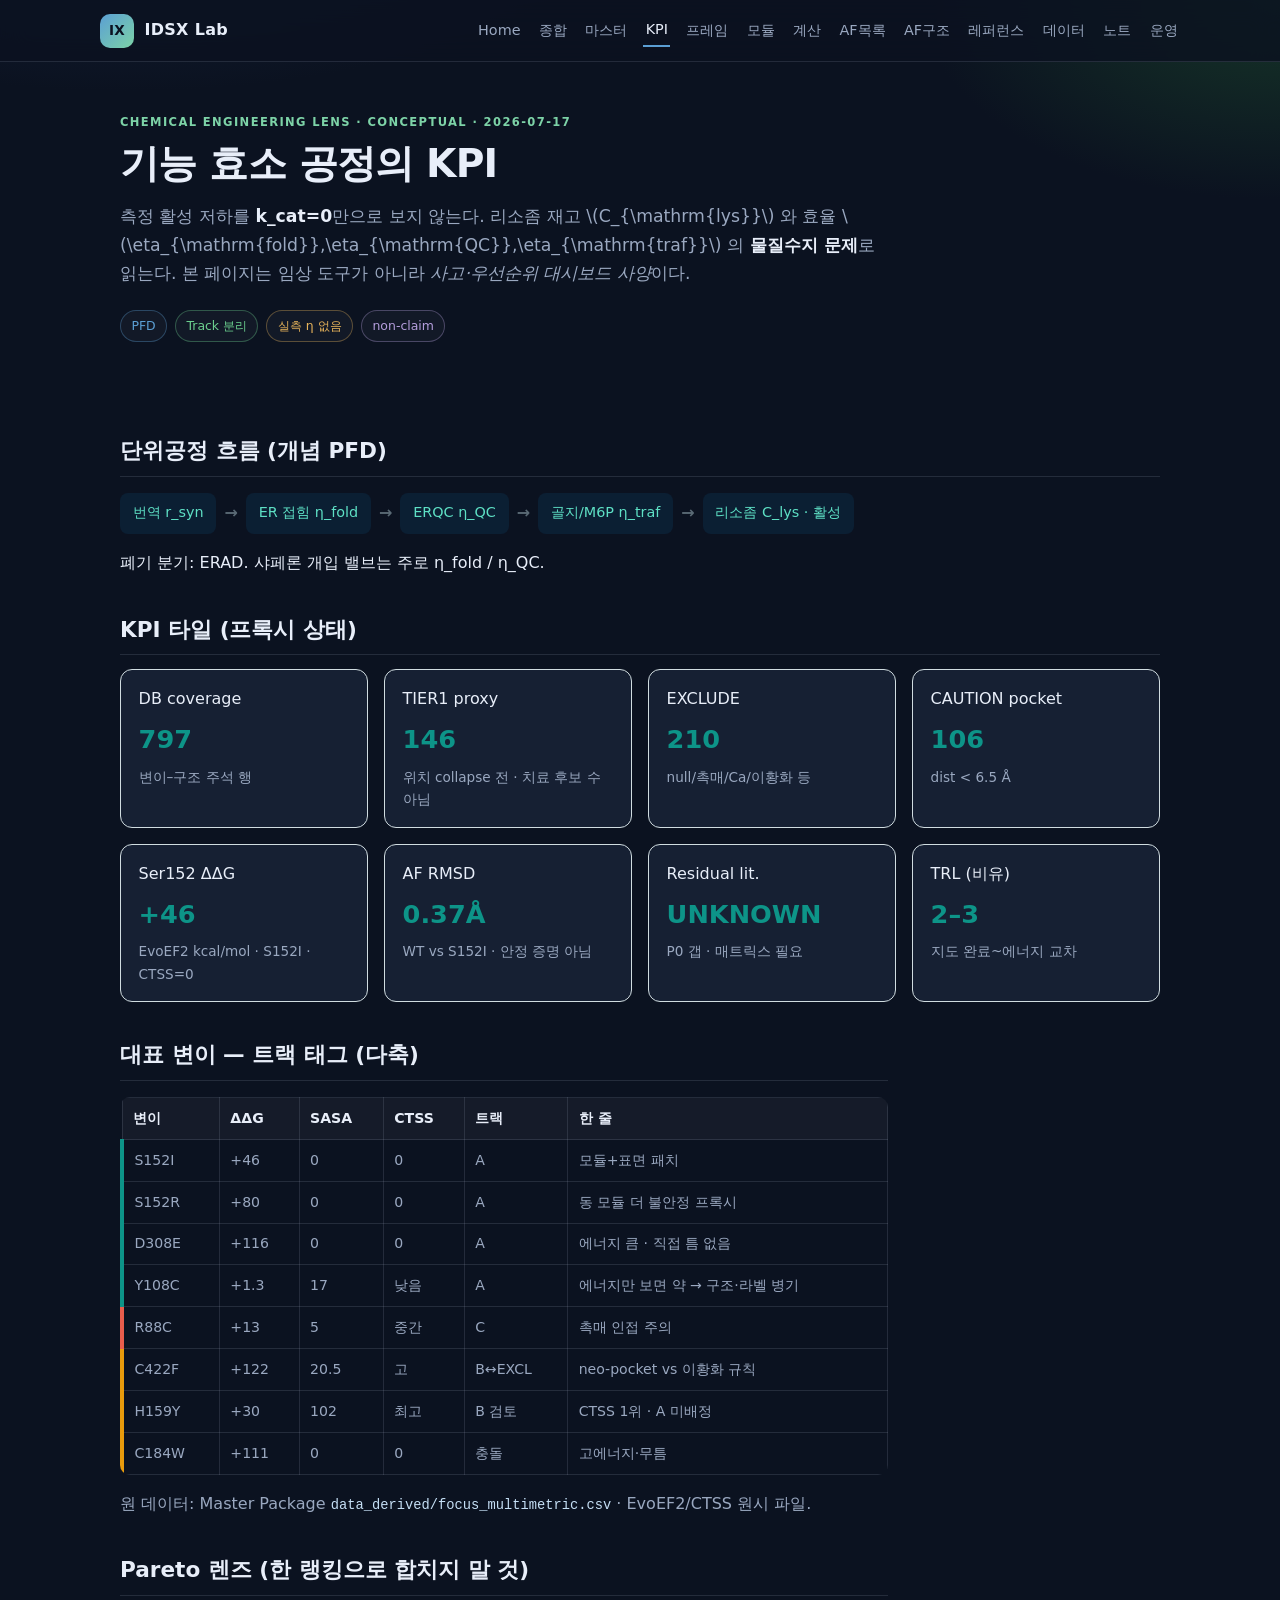
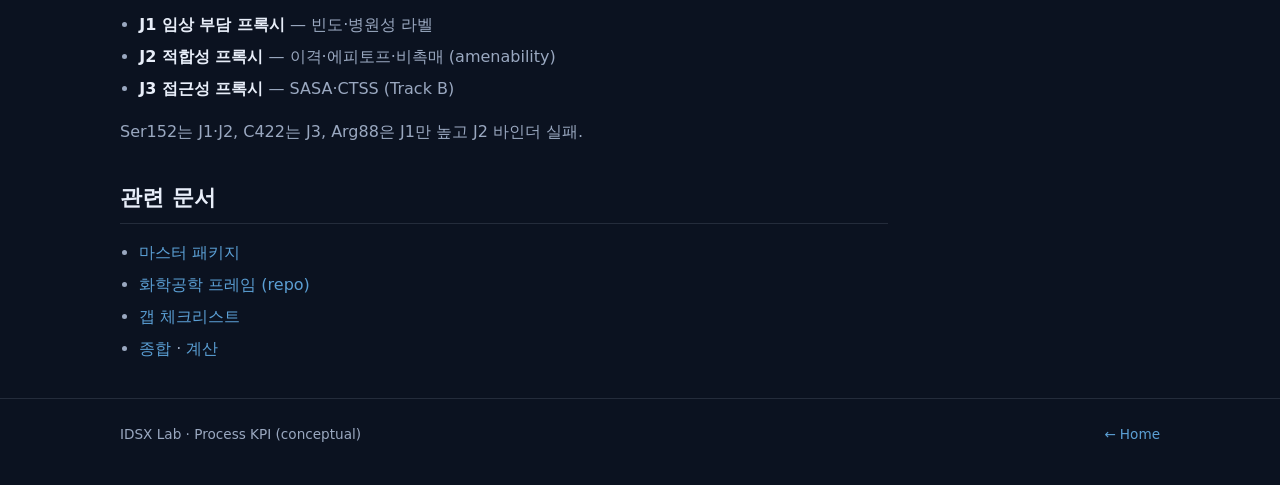
<file: pages/process-kpi.html>
<!DOCTYPE html>
<html lang="ko">
<head>
  <meta charset="utf-8" />
  <meta name="viewport" content="width=device-width, initial-scale=1" />
  <title>공정 KPI 개념 대시보드 — IDSX Lab</title>
  <meta name="description" content="Chemical-engineering process KPI frame for IDS missense triage. Conceptual dashboard, not clinical tool." />
  <link rel="stylesheet" href="../assets/css/style.css" />
  <style>
    .kpi-grid { display:grid; grid-template-columns:repeat(auto-fit,minmax(200px,1fr)); gap:1rem; }
    .kpi { background:var(--card, #fff); border:1px solid var(--line,#d0dce0); border-radius:12px; padding:1rem 1.1rem; }
    .kpi .v { font-size:1.6rem; font-weight:700; color:var(--teal,#0d9488); margin:.35rem 0; }
    .kpi .s { font-size:.85rem; color:var(--muted,#5a6a75); }
    .flow { display:flex; flex-wrap:wrap; gap:.5rem; align-items:center; margin:1rem 0; }
    .flow .box { background:#0b1f33; color:#5ee0c5; padding:.55rem .8rem; border-radius:8px; font-size:.9rem; }
    .flow .arr { color:#5a6a75; font-weight:700; }
    .track-a { border-left:4px solid #0d9488; }
    .track-b { border-left:4px solid #e89b0c; }
    .track-c { border-left:4px solid #e85d4c; }
  </style>
</head>
<body>
  <div data-nav></div>
  <main class="wrap">
    <section class="hero">
      <div class="kicker">Chemical engineering lens · conceptual · 2026-07-17</div>
      <h1>기능 효소 공정의 KPI</h1>
      <p class="lede">
        측정 활성 저하를 <strong style="color:var(--text)">k_cat=0</strong>만으로 보지 않는다.
        리소좀 재고 \(C_{\mathrm{lys}}\) 와 효율 \(\eta_{\mathrm{fold}},\eta_{\mathrm{QC}},\eta_{\mathrm{traf}}\) 의
        <strong style="color:var(--text)">물질수지 문제</strong>로 읽는다. 본 페이지는 임상 도구가 아니라
        <em>사고·우선순위 대시보드 사양</em>이다.
      </p>
      <div class="badges">
        <span class="badge info">PFD</span>
        <span class="badge ok">Track 분리</span>
        <span class="badge warn">실측 η 없음</span>
        <span class="badge purple">non-claim</span>
      </div>
    </section>

    <section class="block">
      <h2>단위공정 흐름 (개념 PFD)</h2>
      <div class="flow">
        <div class="box">번역 r_syn</div><span class="arr">→</span>
        <div class="box">ER 접힘 η_fold</div><span class="arr">→</span>
        <div class="box">ERQC η_QC</div><span class="arr">→</span>
        <div class="box">골지/M6P η_traf</div><span class="arr">→</span>
        <div class="box">리소좀 C_lys · 활성</div>
      </div>
      <p class="s">폐기 분기: ERAD. 샤페론 개입 밸브는 주로 η_fold / η_QC.</p>
    </section>

    <section class="block">
      <h2>KPI 타일 (프록시 상태)</h2>
      <div class="kpi-grid">
        <div class="kpi">
          <div>DB coverage</div>
          <div class="v">797</div>
          <div class="s">변이–구조 주석 행</div>
        </div>
        <div class="kpi">
          <div>TIER1 proxy</div>
          <div class="v">146</div>
          <div class="s">위치 collapse 전 · 치료 후보 수 아님</div>
        </div>
        <div class="kpi">
          <div>EXCLUDE</div>
          <div class="v">210</div>
          <div class="s">null/촉매/Ca/이황화 등</div>
        </div>
        <div class="kpi">
          <div>CAUTION pocket</div>
          <div class="v">106</div>
          <div class="s">dist &lt; 6.5 Å</div>
        </div>
        <div class="kpi">
          <div>Ser152 ΔΔG</div>
          <div class="v">+46</div>
          <div class="s">EvoEF2 kcal/mol · S152I · CTSS=0</div>
        </div>
        <div class="kpi">
          <div>AF RMSD</div>
          <div class="v">0.37Å</div>
          <div class="s">WT vs S152I · 안정 증명 아님</div>
        </div>
        <div class="kpi">
          <div>Residual lit.</div>
          <div class="v">UNKNOWN</div>
          <div class="s">P0 갭 · 매트릭스 필요</div>
        </div>
        <div class="kpi">
          <div>TRL (비유)</div>
          <div class="v">2–3</div>
          <div class="s">지도 완료~에너지 교차</div>
        </div>
      </div>
    </section>

    <section class="block prose">
      <h2>대표 변이 — 트랙 태그 (다축)</h2>
      <table>
        <thead>
          <tr><th>변이</th><th>ΔΔG</th><th>SASA</th><th>CTSS</th><th>트랙</th><th>한 줄</th></tr>
        </thead>
        <tbody>
          <tr class="track-a"><td>S152I</td><td>+46</td><td>0</td><td>0</td><td>A</td><td>모듈+표면 패치</td></tr>
          <tr class="track-a"><td>S152R</td><td>+80</td><td>0</td><td>0</td><td>A</td><td>동 모듈 더 불안정 프록시</td></tr>
          <tr class="track-a"><td>D308E</td><td>+116</td><td>0</td><td>0</td><td>A</td><td>에너지 큼 · 직접 틈 없음</td></tr>
          <tr class="track-a"><td>Y108C</td><td>+1.3</td><td>17</td><td>낮음</td><td>A</td><td>에너지만 보면 약 → 구조·라벨 병기</td></tr>
          <tr class="track-c"><td>R88C</td><td>+13</td><td>5</td><td>중간</td><td>C</td><td>촉매 인접 주의</td></tr>
          <tr class="track-b"><td>C422F</td><td>+122</td><td>20.5</td><td>고</td><td>B↔EXCL</td><td>neo-pocket vs 이황화 규칙</td></tr>
          <tr class="track-b"><td>H159Y</td><td>+30</td><td>102</td><td>최고</td><td>B 검토</td><td>CTSS 1위 · A 미배정</td></tr>
          <tr class="track-b"><td>C184W</td><td>+111</td><td>0</td><td>0</td><td>충돌</td><td>고에너지·무틈</td></tr>
        </tbody>
      </table>
      <p>원 데이터: Master Package <span class="mono">data_derived/focus_multimetric.csv</span> · EvoEF2/CTSS 원시 파일.</p>
    </section>

    <section class="block prose">
      <h2>Pareto 렌즈 (한 랭킹으로 합치지 말 것)</h2>
      <ul>
        <li><strong>J1 임상 부담 프록시</strong> — 빈도·병원성 라벨</li>
        <li><strong>J2 적합성 프록시</strong> — 이격·에피토프·비촉매 (amenability)</li>
        <li><strong>J3 접근성 프록시</strong> — SASA·CTSS (Track B)</li>
      </ul>
      <p>Ser152는 J1·J2, C422는 J3, Arg88은 J1만 높고 J2 바인더 실패.</p>
    </section>

    <section class="block prose">
      <h2>관련 문서</h2>
      <ul>
        <li><a href="master-package.html">마스터 패키지</a></li>
        <li><a href="../docs/master-package/04_chemeng_framework.md">화학공학 프레임 (repo)</a></li>
        <li><a href="../docs/master-package/06_gap_checklist.md">갭 체크리스트</a></li>
        <li><a href="synthesis.html">종합</a> · <a href="compute.html">계산</a></li>
      </ul>
    </section>
  </main>
  <footer class="footer">
    <div class="wrap">
      <div>IDSX Lab · Process KPI (conceptual)</div>
      <div><a href="../index.html">← Home</a></div>
    </div>
  </footer>
  <script src="../assets/js/nav.js"></script>
</body>
</html>
</file>
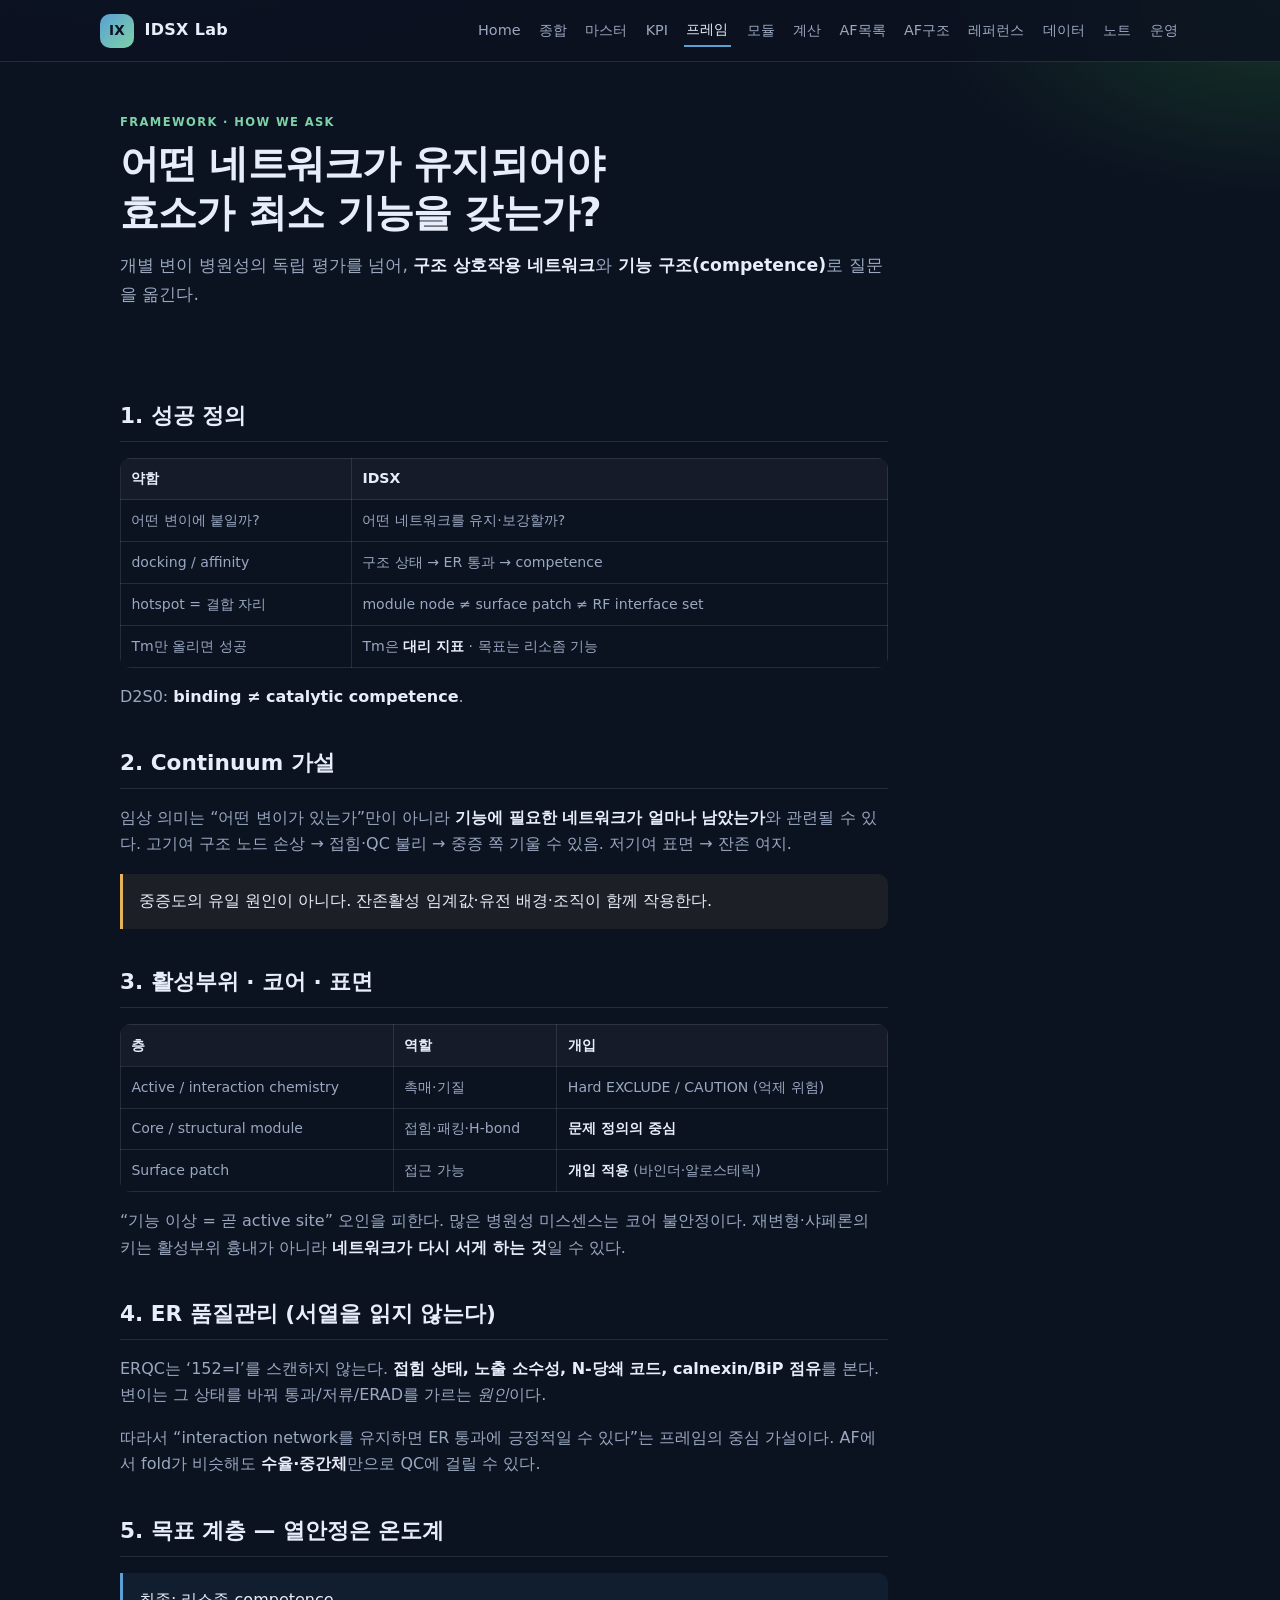
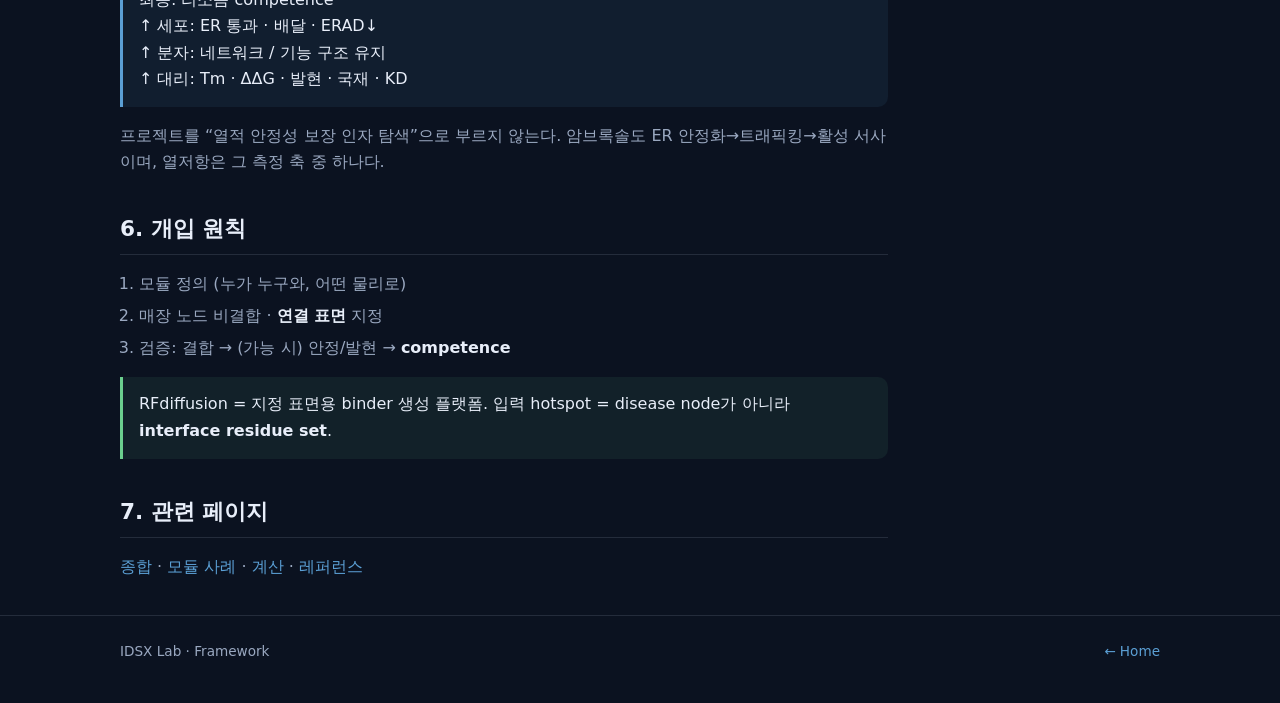
<file: pages/question.html>
<!DOCTYPE html>
<html lang="ko">
<head>
  <meta charset="utf-8" />
  <meta http-equiv="refresh" content="0; url=framework.html" />
  <title>Redirect → Framework</title>
  <link rel="stylesheet" href="../assets/css/style.css" />
</head>
<body>
  <div data-nav></div>
  <main class="wrap">
    <section class="hero">
      <p class="lede">연구 질문 페이지는 <a href="framework.html">프레임</a>으로 통합되었습니다.</p>
      <a class="btn btn-primary" href="framework.html">프레임으로 이동</a>
    </section>
  </main>
  <script src="../assets/js/nav.js"></script>
</body>
</html>
</file>
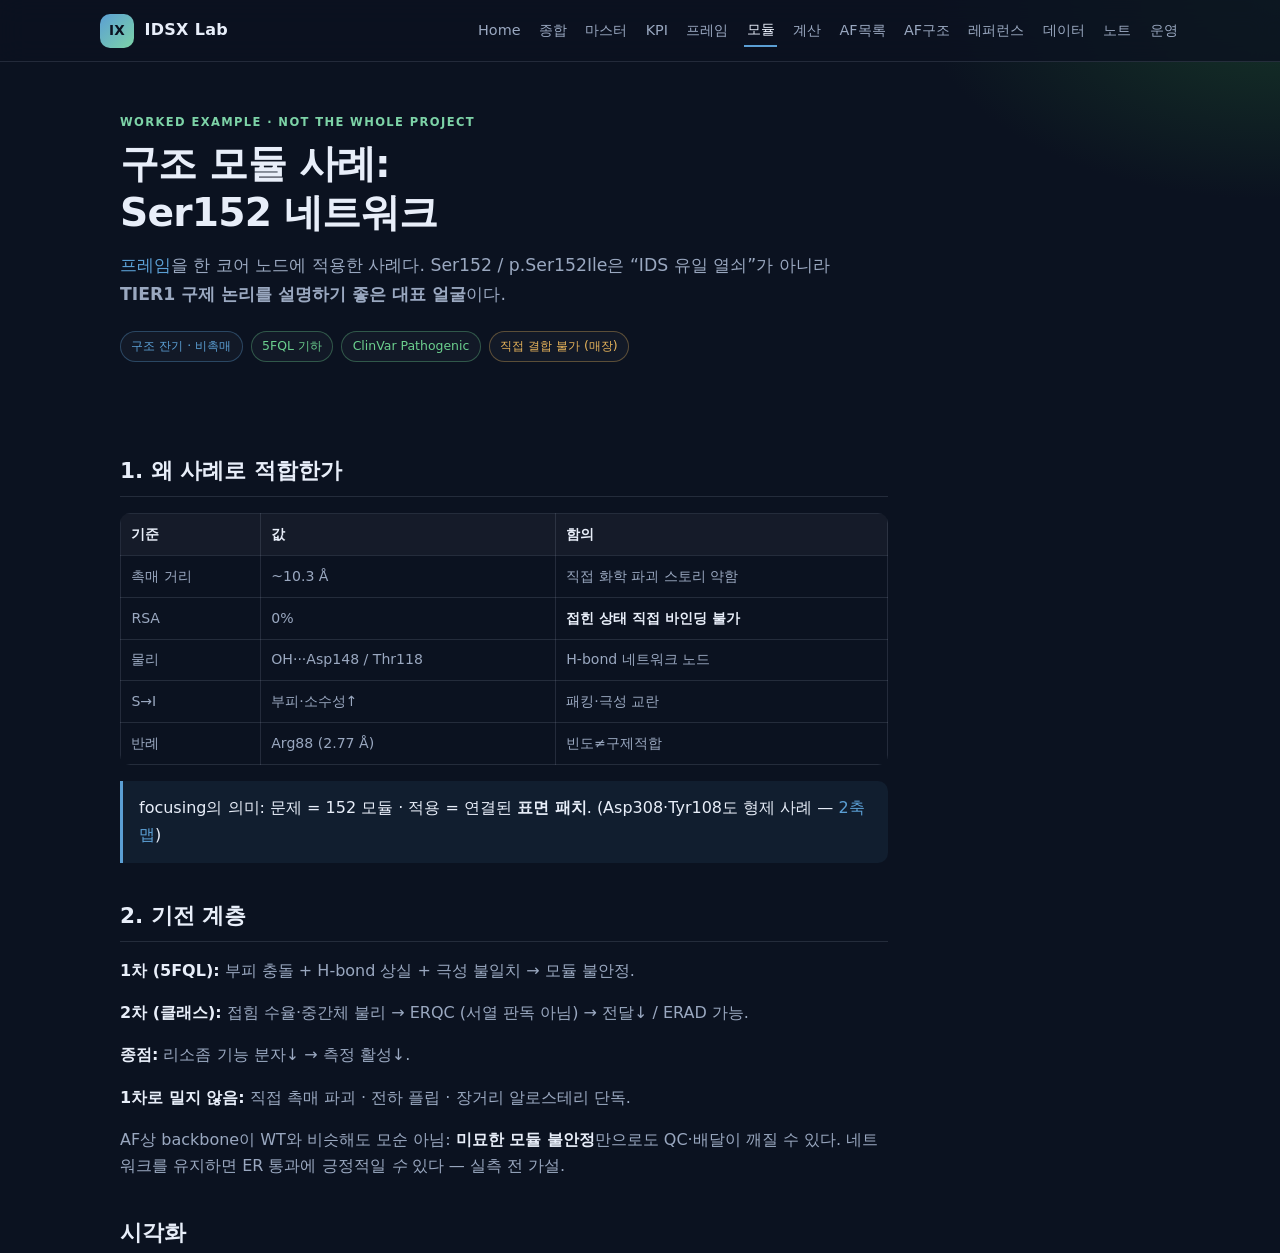
<file: pages/ser152ile.html>
<!DOCTYPE html>
<html lang="ko">
<head>
  <meta charset="utf-8" />
  <meta http-equiv="refresh" content="0; url=module-case.html" />
  <title>Redirect → Module case</title>
  <link rel="stylesheet" href="../assets/css/style.css" />
</head>
<body>
  <div data-nav></div>
  <main class="wrap">
    <section class="hero">
      <p class="lede">Ser152 단독 페이지는 프로젝트 맥락에 맞게
        <a href="module-case.html">모듈 사례</a>로 재구성되었습니다.
        계산 수치는 <a href="compute.html">계산 증거</a>를 보세요.</p>
      <a class="btn btn-primary" href="module-case.html">모듈 사례로 이동</a>
    </section>
  </main>
  <script src="../assets/js/nav.js"></script>
</body>
</html>
</file>
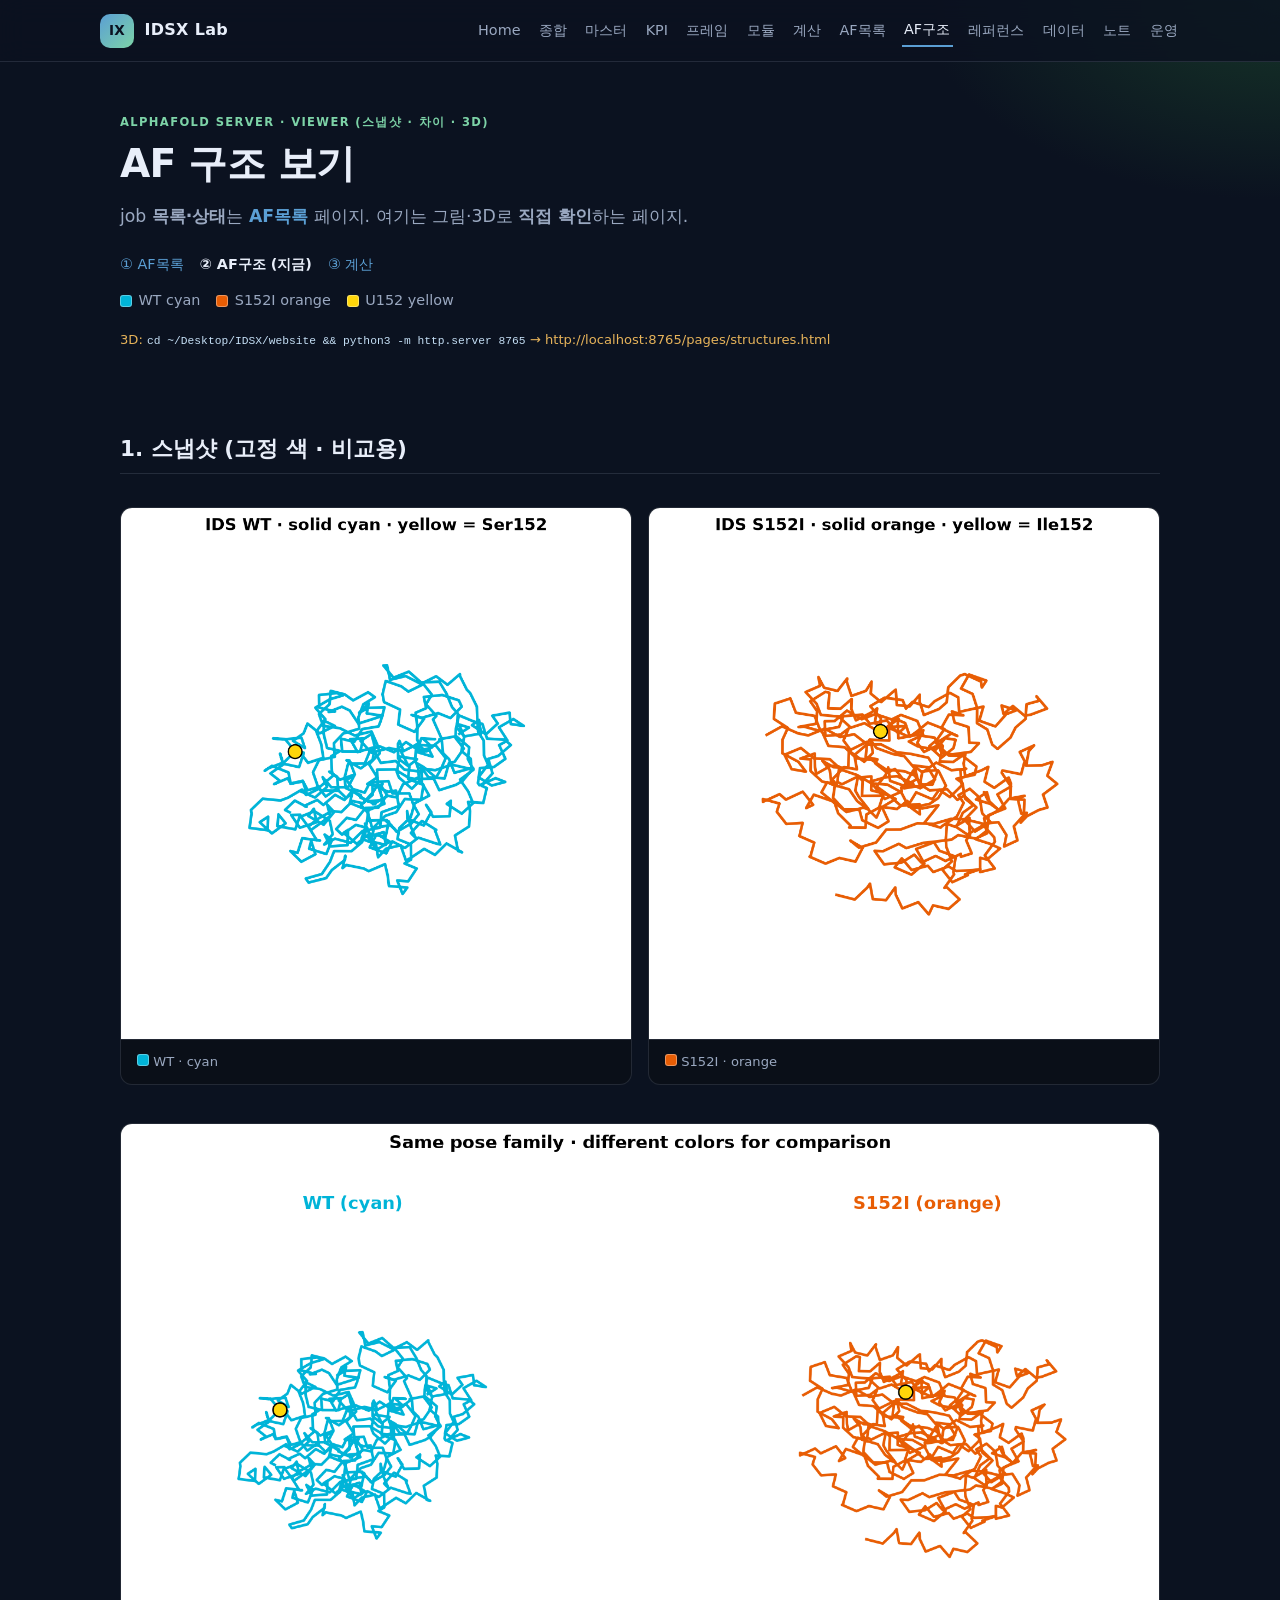
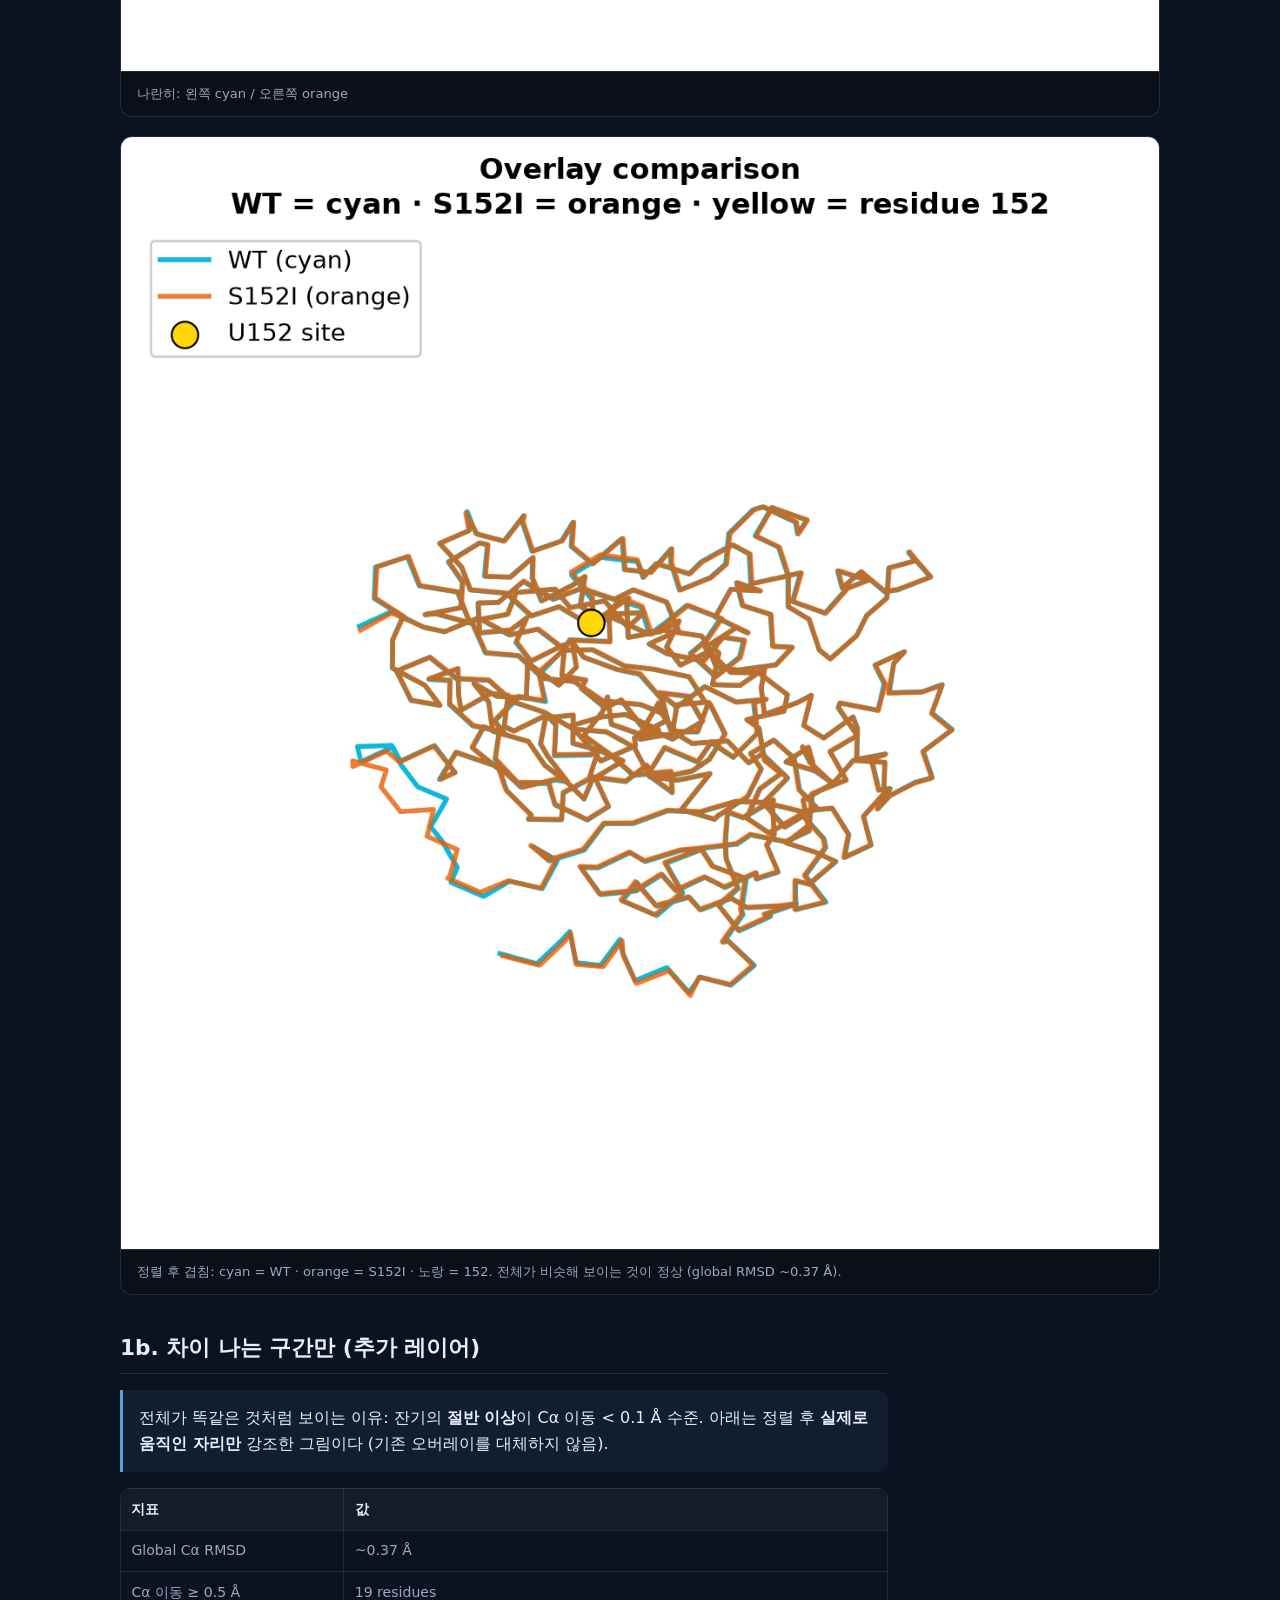
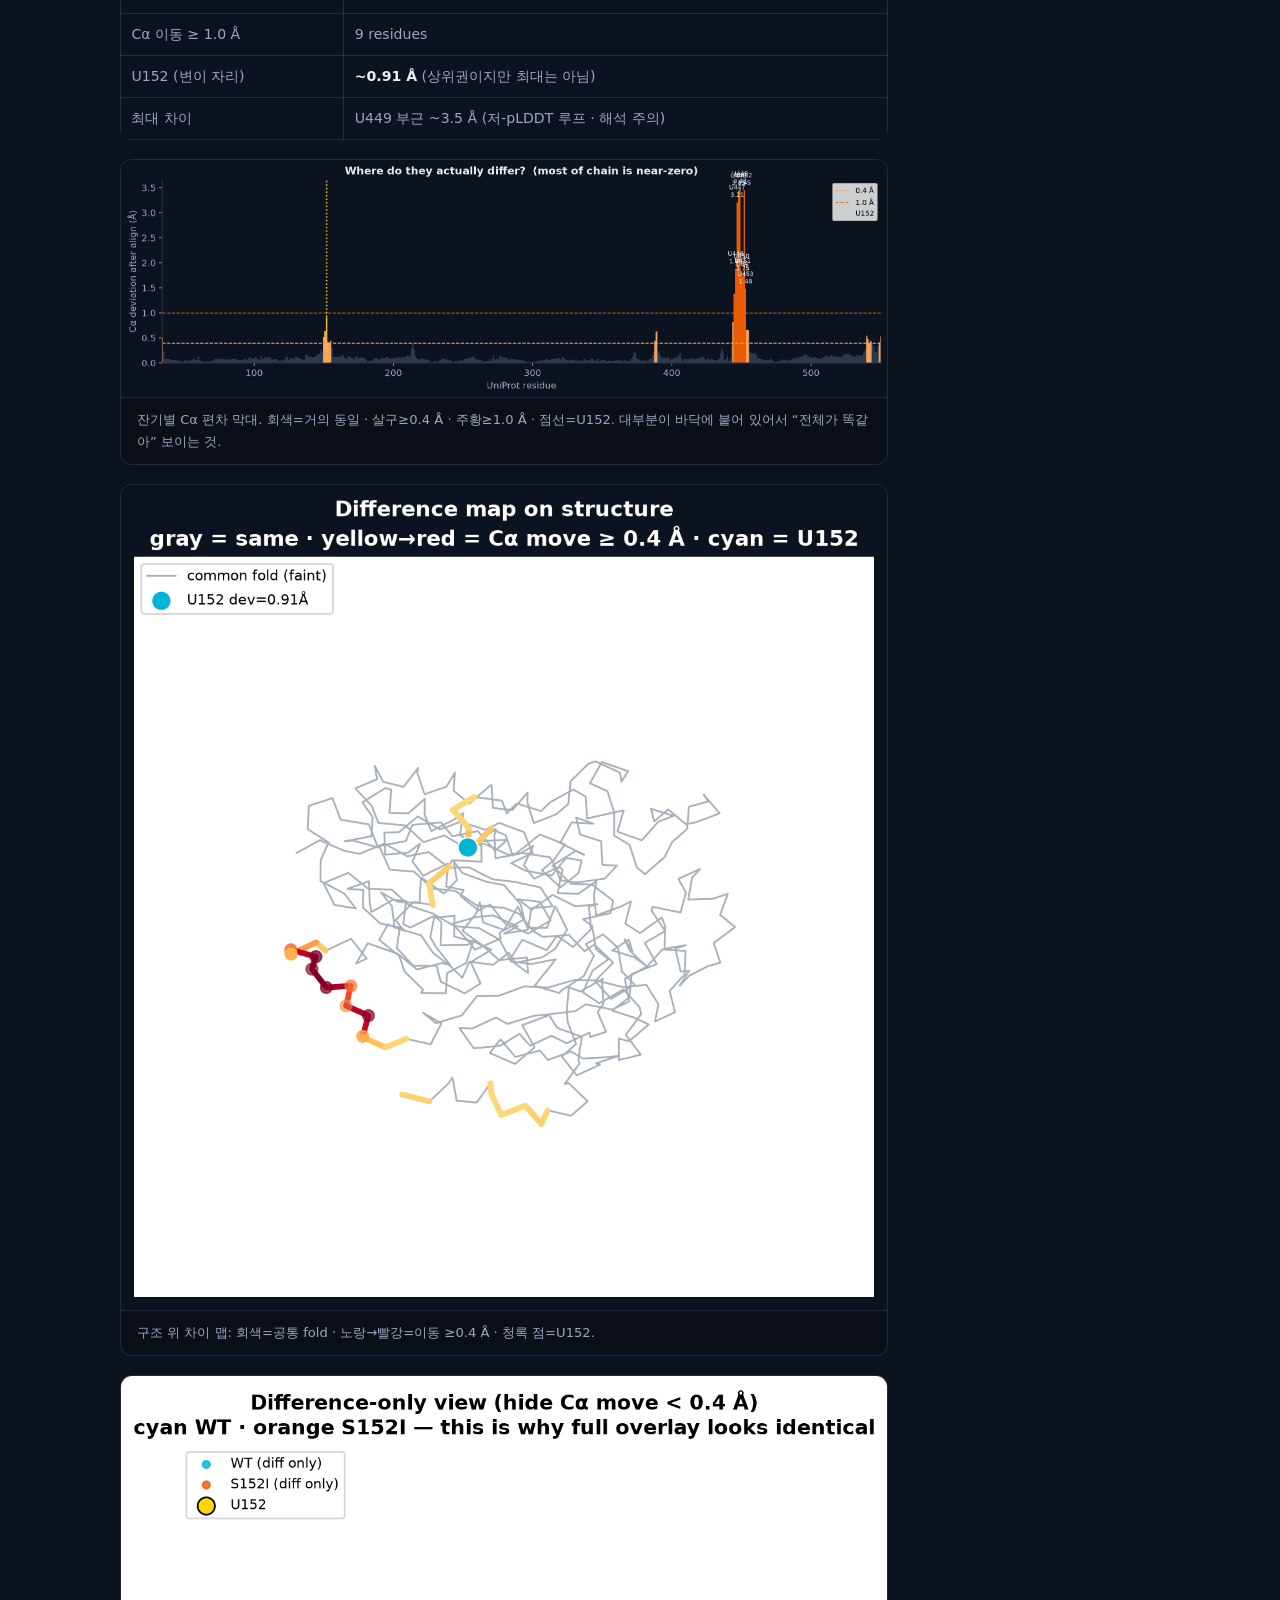
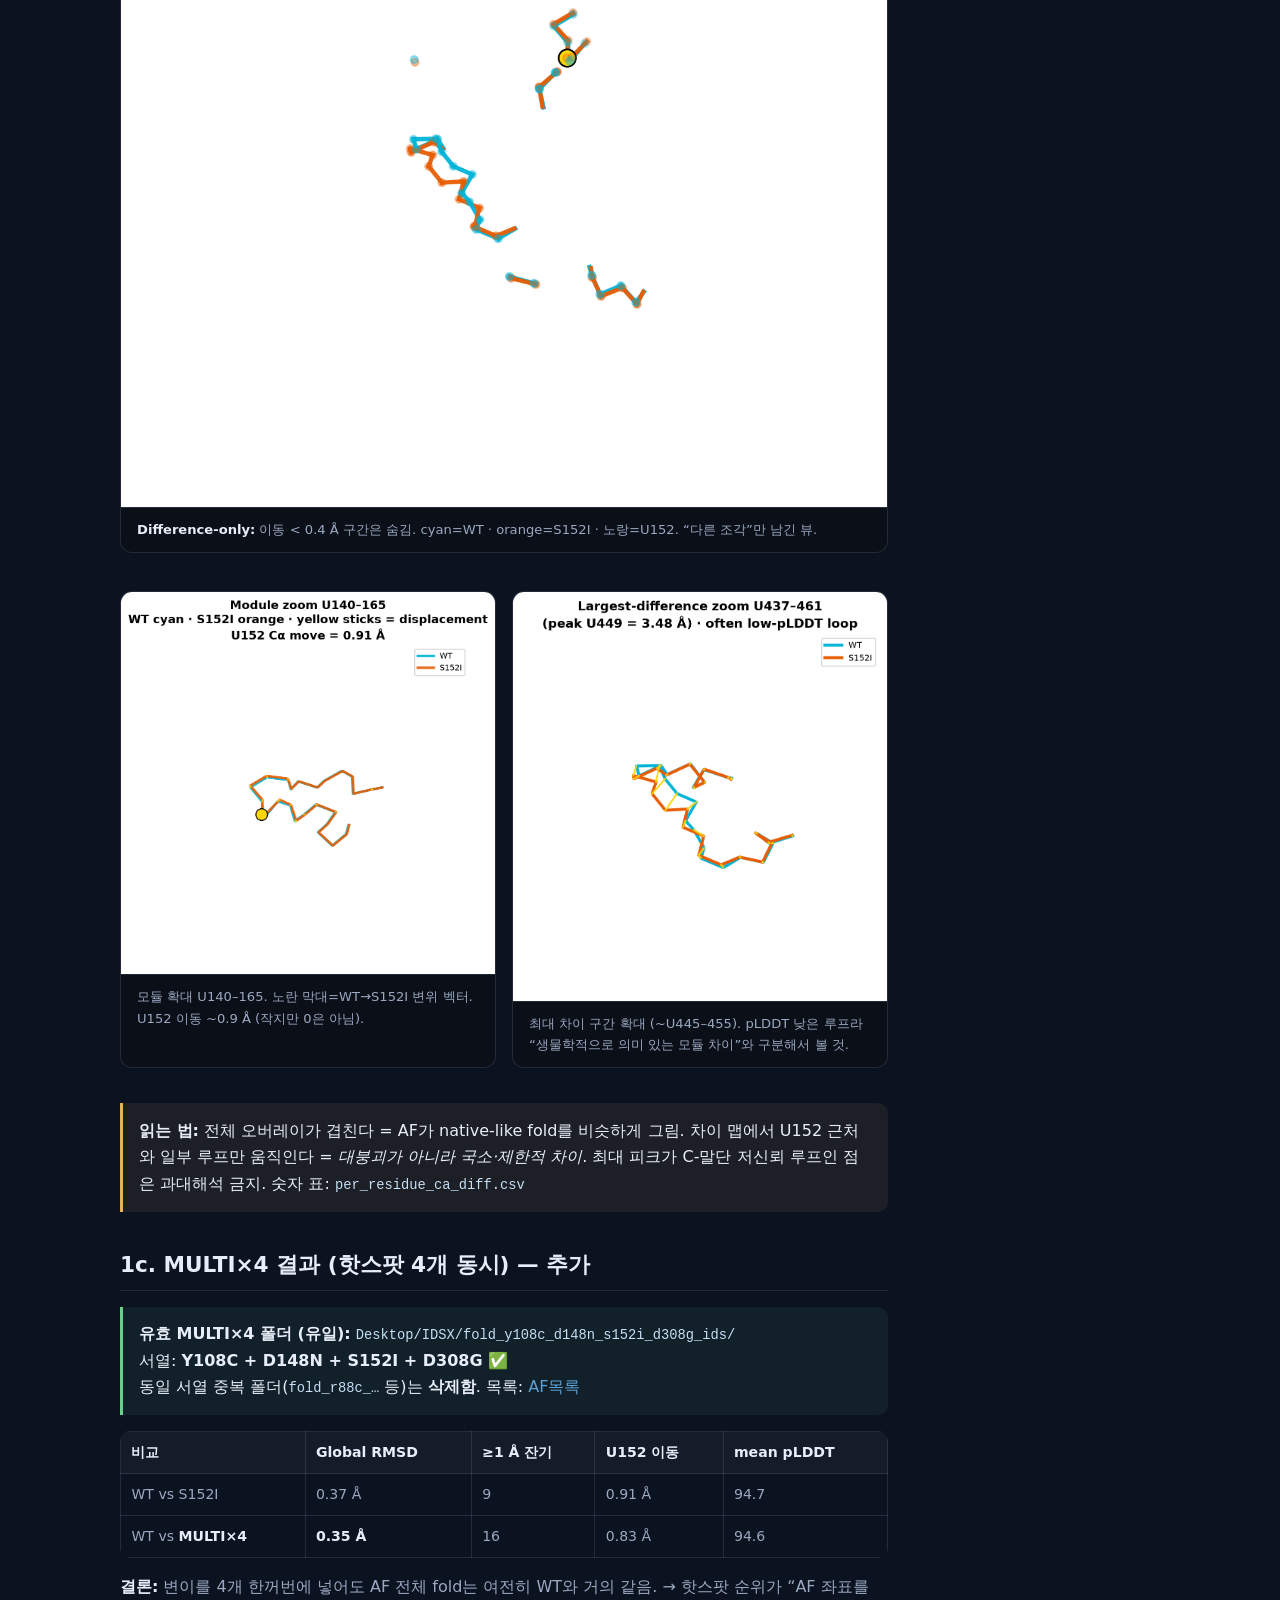
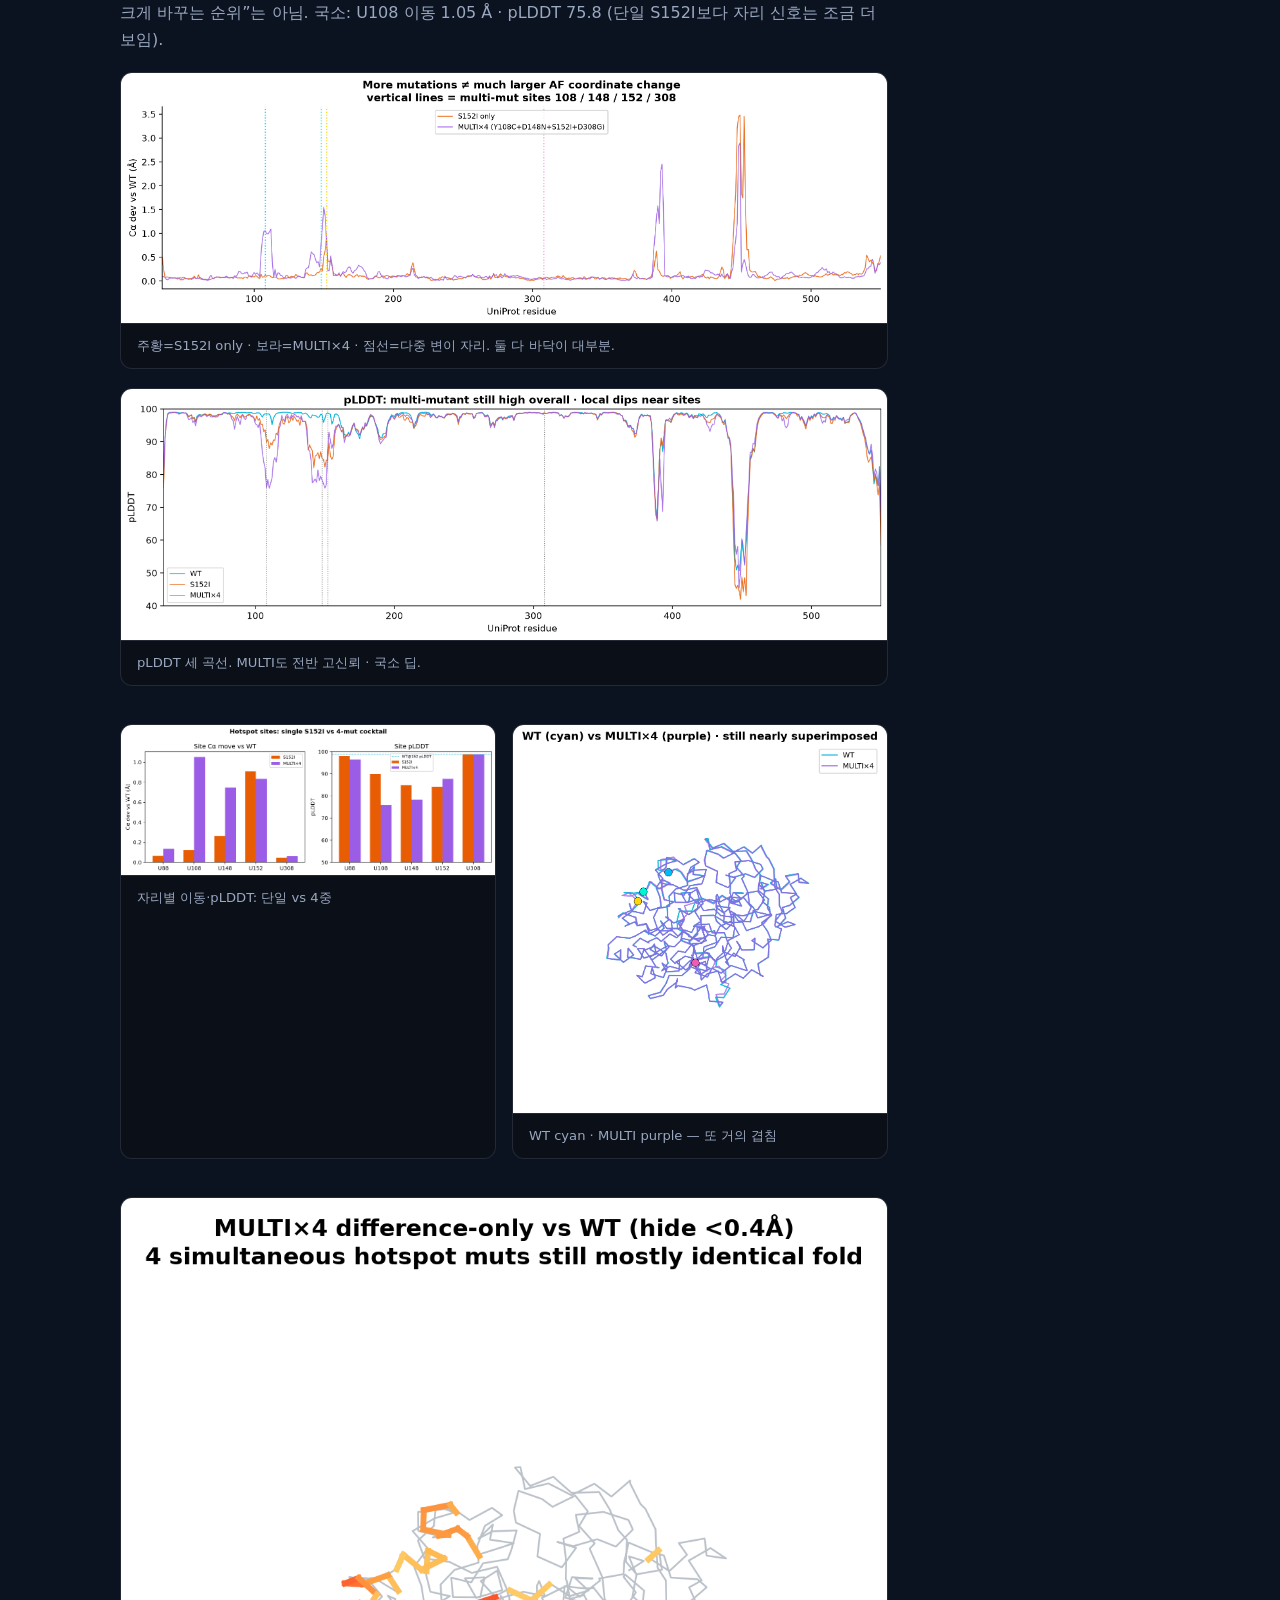
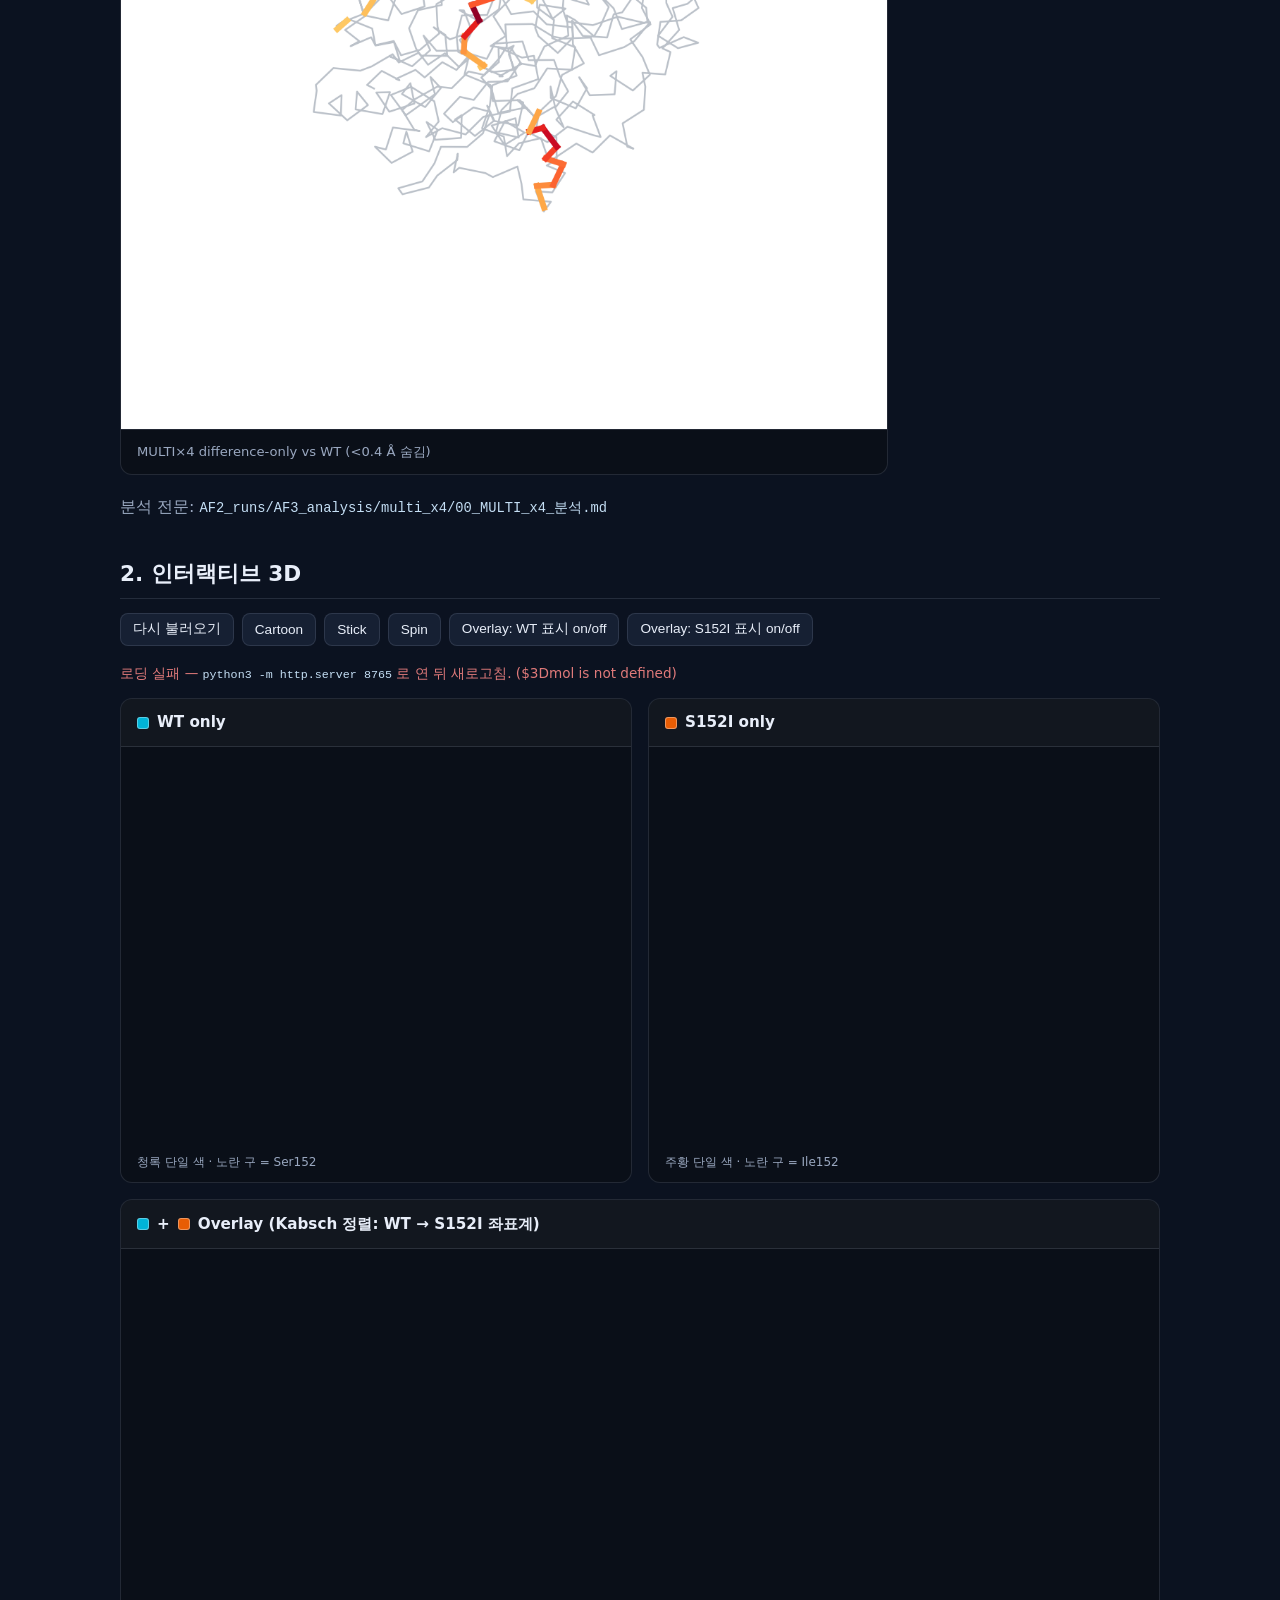
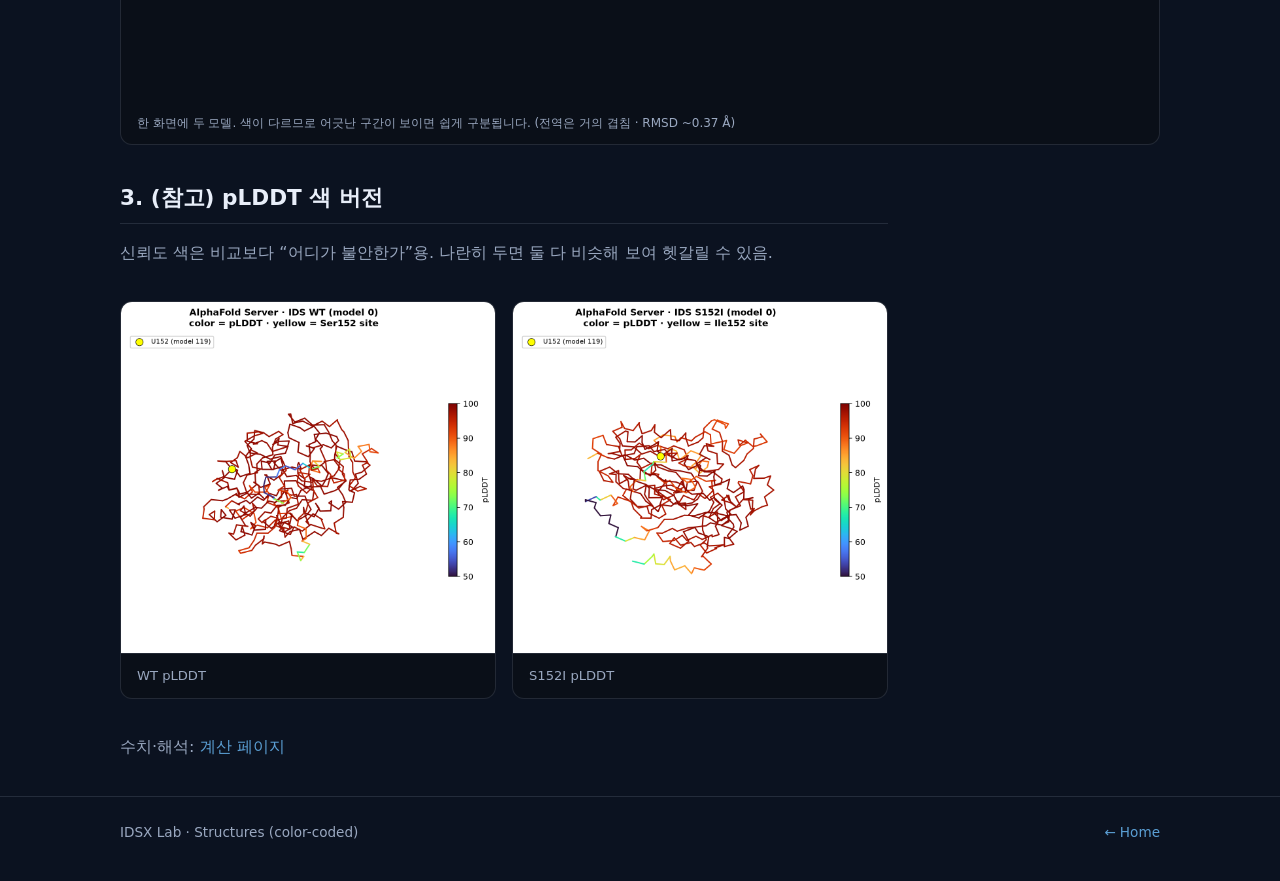
<file: pages/structures.html>
<!DOCTYPE html>
<html lang="ko">
<head>
  <meta charset="utf-8" />
  <meta name="viewport" content="width=device-width, initial-scale=1" />
  <title>AF 구조 보기 — IDSX Lab</title>
  <link rel="stylesheet" href="../assets/css/style.css" />
  <style>
    .viewer-grid {
      display: grid;
      grid-template-columns: 1fr 1fr;
      gap: 1rem;
    }
    @media (max-width: 900px) {
      .viewer-grid { grid-template-columns: 1fr; }
    }
    .viewer-box {
      border: 1px solid var(--border);
      border-radius: 12px;
      overflow: hidden;
      background: #0a0f18;
    }
    .viewer-box h3 {
      margin: 0;
      padding: .7rem 1rem;
      font-size: .95rem;
      border-bottom: 1px solid var(--border);
      background: rgba(255,255,255,.03);
      display: flex;
      align-items: center;
      gap: .5rem;
    }
    .swatch {
      display: inline-block;
      width: 12px; height: 12px;
      border-radius: 3px;
      border: 1px solid rgba(255,255,255,.35);
    }
    .swatch.wt { background: #00B4D8; }
    .swatch.mut { background: #E85D04; }
    .swatch.site { background: #FFD60A; }
    .viewer-box .hint {
      padding: .35rem 1rem .6rem;
      font-size: .75rem;
      color: var(--muted);
    }
    #v-wt, #v-mut, #v-overlay {
      width: 100%;
      height: 400px;
      position: relative;
    }
    #v-overlay { height: 460px; }
    .viewer-controls {
      display: flex; flex-wrap: wrap; gap: .5rem;
      margin: .8rem 0 1rem;
    }
    .viewer-controls button {
      background: var(--card);
      color: var(--text);
      border: 1px solid var(--border);
      border-radius: 8px;
      padding: .4rem .75rem;
      cursor: pointer;
      font-size: .85rem;
    }
    .viewer-controls button:hover { border-color: var(--accent); }
    .legend-bar {
      display: flex; flex-wrap: wrap; gap: 1rem;
      margin: .5rem 0 1rem;
      font-size: .9rem;
      color: var(--muted);
    }
    .legend-bar span { display: inline-flex; align-items: center; gap: .4rem; }
    .note-local { font-size: .82rem; color: var(--warn); }
  </style>
  <script src="https://3Dmol.org/build/3Dmol-min.js"></script>
</head>
<body>
  <div data-nav></div>
  <main class="wrap">
    <section class="hero">
      <div class="kicker">AlphaFold Server · viewer (스냅샷 · 차이 · 3D)</div>
      <h1>AF 구조 보기</h1>
      <p class="lede">
        job <strong>목록·상태</strong>는
        <a href="af-catalog.html"><strong>AF목록</strong></a> 페이지.
        여기는 그림·3D로 <strong>직접 확인</strong>하는 페이지.
      </p>
      <div class="legend-bar" style="margin-bottom:.75rem">
        <span><a href="af-catalog.html" style="color:var(--accent)">① AF목록</a></span>
        <span><strong style="color:var(--text)">② AF구조 (지금)</strong></span>
        <span><a href="compute.html" style="color:var(--accent)">③ 계산</a></span>
      </div>
      <div class="legend-bar">
        <span><i class="swatch wt"></i> WT cyan</span>
        <span><i class="swatch mut"></i> S152I orange</span>
        <span><i class="swatch site"></i> U152 yellow</span>
      </div>
      <p class="note-local">
        3D: <span class="mono">cd ~/Desktop/IDSX/website && python3 -m http.server 8765</span>
        → http://localhost:8765/pages/structures.html
      </p>
    </section>

    <section class="block">
      <h2>1. 스냅샷 (고정 색 · 비교용)</h2>
      <div class="grid grid-2">
        <figure class="figure">
          <img src="../assets/img/AF3_structure_WT_solid.png" alt="WT cyan" />
          <figcaption><span class="swatch wt"></span> WT · cyan</figcaption>
        </figure>
        <figure class="figure">
          <img src="../assets/img/AF3_structure_S152I_solid.png" alt="S152I orange" />
          <figcaption><span class="swatch mut"></span> S152I · orange</figcaption>
        </figure>
      </div>
      <figure class="figure">
        <img src="../assets/img/AF3_structure_side_by_side_colors.png" alt="side by side" />
        <figcaption>나란히: 왼쪽 cyan / 오른쪽 orange</figcaption>
      </figure>
      <figure class="figure">
        <img src="../assets/img/AF3_structure_overlay_WT_S152I.png" alt="overlay" />
        <figcaption>정렬 후 겹침: cyan = WT · orange = S152I · 노랑 = 152. 전체가 비슷해 보이는 것이 정상 (global RMSD ~0.37 Å).</figcaption>
      </figure>
    </section>

    <section class="block prose">
      <h2>1b. 차이 나는 구간만 (추가 레이어)</h2>
      <div class="callout">
        전체가 똑같은 것처럼 보이는 이유: 잔기의 <strong>절반 이상</strong>이 Cα 이동 &lt; 0.1 Å 수준.
        아래는 정렬 후 <strong>실제로 움직인 자리만</strong> 강조한 그림이다 (기존 오버레이를 대체하지 않음).
      </div>
      <table>
        <thead><tr><th>지표</th><th>값</th></tr></thead>
        <tbody>
          <tr><td>Global Cα RMSD</td><td>~0.37 Å</td></tr>
          <tr><td>Cα 이동 ≥ 0.5 Å</td><td>19 residues</td></tr>
          <tr><td>Cα 이동 ≥ 1.0 Å</td><td>9 residues</td></tr>
          <tr><td>U152 (변이 자리)</td><td><strong>~0.91 Å</strong> (상위권이지만 최대는 아님)</td></tr>
          <tr><td>최대 차이</td><td>U449 부근 ~3.5 Å (저-pLDDT 루프 · 해석 주의)</td></tr>
        </tbody>
      </table>

      <figure class="figure">
        <img src="../assets/img/AF3_diff_per_residue_bar.png" alt="per-residue deviation bar" />
        <figcaption>
          잔기별 Cα 편차 막대. 회색=거의 동일 · 살구≥0.4 Å · 주황≥1.0 Å · 점선=U152.
          대부분이 바닥에 붙어 있어서 “전체가 똑같아” 보이는 것.
        </figcaption>
      </figure>

      <figure class="figure">
        <img src="../assets/img/AF3_diff_on_structure.png" alt="diff on structure" />
        <figcaption>
          구조 위 차이 맵: 회색=공통 fold · 노랑→빨강=이동 ≥0.4 Å · 청록 점=U152.
        </figcaption>
      </figure>

      <figure class="figure">
        <img src="../assets/img/AF3_diff_only_segments.png" alt="diff only segments" />
        <figcaption>
          <strong>Difference-only:</strong> 이동 &lt; 0.4 Å 구간은 숨김.
          cyan=WT · orange=S152I · 노랑=U152. “다른 조각”만 남긴 뷰.
        </figcaption>
      </figure>

      <div class="grid grid-2">
        <figure class="figure">
          <img src="../assets/img/AF3_diff_zoom_module_vectors.png" alt="module zoom" />
          <figcaption>
            모듈 확대 U140–165. 노란 막대=WT→S152I 변위 벡터.
            U152 이동 ~0.9 Å (작지만 0은 아님).
          </figcaption>
        </figure>
        <figure class="figure">
          <img src="../assets/img/AF3_diff_zoom_largest.png" alt="largest zoom" />
          <figcaption>
            최대 차이 구간 확대 (~U445–455). pLDDT 낮은 루프라
            “생물학적으로 의미 있는 모듈 차이”와 구분해서 볼 것.
          </figcaption>
        </figure>
      </div>

      <div class="callout warn">
        <strong>읽는 법:</strong> 전체 오버레이가 겹친다 = AF가 native-like fold를 비슷하게 그림.
        차이 맵에서 U152 근처와 일부 루프만 움직인다 = <em>대붕괴가 아니라 국소·제한적 차이</em>.
        최대 피크가 C-말단 저신뢰 루프인 점은 과대해석 금지.
        숫자 표: <a href="../assets/structures/per_residue_ca_diff.csv"><span class="mono">per_residue_ca_diff.csv</span></a>
      </div>
    </section>

    <section class="block prose">
      <h2>1c. MULTI×4 결과 (핫스팟 4개 동시) — 추가</h2>
      <div class="callout ok">
        <strong>유효 MULTI×4 폴더 (유일):</strong>
        <span class="mono">Desktop/IDSX/fold_y108c_d148n_s152i_d308g_ids/</span><br/>
        서열: <strong>Y108C + D148N + S152I + D308G</strong> ✅<br/>
        동일 서열 중복 폴더(<span class="mono">fold_r88c_…</span> 등)는 <strong>삭제함</strong>.
        목록: <a href="af-catalog.html">AF목록</a>
      </div>
      <table>
        <thead><tr><th>비교</th><th>Global RMSD</th><th>≥1 Å 잔기</th><th>U152 이동</th><th>mean pLDDT</th></tr></thead>
        <tbody>
          <tr><td>WT vs S152I</td><td>0.37 Å</td><td>9</td><td>0.91 Å</td><td>94.7</td></tr>
          <tr><td>WT vs <strong>MULTI×4</strong></td><td><strong>0.35 Å</strong></td><td>16</td><td>0.83 Å</td><td>94.6</td></tr>
        </tbody>
      </table>
      <p>
        <strong>결론:</strong> 변이를 4개 한꺼번에 넣어도 AF 전체 fold는 여전히 WT와 거의 같음.
        → 핫스팟 순위가 “AF 좌표를 크게 바꾸는 순위”는 아님.
        국소: U108 이동 1.05 Å · pLDDT 75.8 (단일 S152I보다 자리 신호는 조금 더 보임).
      </p>
      <figure class="figure">
        <img src="../assets/img/AF3_multi_vs_single_deviation_profile.png" alt="multi vs single" />
        <figcaption>주황=S152I only · 보라=MULTI×4 · 점선=다중 변이 자리. 둘 다 바닥이 대부분.</figcaption>
      </figure>
      <figure class="figure">
        <img src="../assets/img/AF3_multi_plddt_profiles.png" alt="plddt multi" />
        <figcaption>pLDDT 세 곡선. MULTI도 전반 고신뢰 · 국소 딥.</figcaption>
      </figure>
      <div class="grid grid-2">
        <figure class="figure">
          <img src="../assets/img/AF3_multi_site_bars.png" alt="site bars" />
          <figcaption>자리별 이동·pLDDT: 단일 vs 4중</figcaption>
        </figure>
        <figure class="figure">
          <img src="../assets/img/AF3_multi_overlay_WT.png" alt="multi overlay" />
          <figcaption>WT cyan · MULTI purple — 또 거의 겹침</figcaption>
        </figure>
      </div>
      <figure class="figure">
        <img src="../assets/img/AF3_multi_diff_only.png" alt="multi diff only" />
        <figcaption>MULTI×4 difference-only vs WT (&lt;0.4 Å 숨김)</figcaption>
      </figure>
      <p>분석 전문: <span class="mono">AF2_runs/AF3_analysis/multi_x4/00_MULTI_x4_분석.md</span></p>
    </section>

    <section class="block">
      <h2>2. 인터랙티브 3D</h2>
      <div class="viewer-controls">
        <button type="button" onclick="loadAll()">다시 불러오기</button>
        <button type="button" onclick="setStyle('cartoon')">Cartoon</button>
        <button type="button" onclick="setStyle('stick')">Stick</button>
        <button type="button" onclick="spinToggle()">Spin</button>
        <button type="button" onclick="toggleWt()">Overlay: WT 표시 on/off</button>
        <button type="button" onclick="toggleMut()">Overlay: S152I 표시 on/off</button>
      </div>
      <div id="load-status" style="color:var(--muted); font-size:.85rem; margin-bottom:.8rem">로딩 중…</div>

      <div class="viewer-grid">
        <div class="viewer-box">
          <h3><i class="swatch wt"></i> WT only</h3>
          <div id="v-wt"></div>
          <div class="hint">청록 단일 색 · 노란 구 = Ser152</div>
        </div>
        <div class="viewer-box">
          <h3><i class="swatch mut"></i> S152I only</h3>
          <div id="v-mut"></div>
          <div class="hint">주황 단일 색 · 노란 구 = Ile152</div>
        </div>
      </div>

      <div class="viewer-box" style="margin-top:1rem">
        <h3>
          <i class="swatch wt"></i> + <i class="swatch mut"></i>
          Overlay (Kabsch 정렬: WT → S152I 좌표계)
        </h3>
        <div id="v-overlay"></div>
        <div class="hint">
          한 화면에 두 모델. 색이 다르므로 어긋난 구간이 보이면 쉽게 구분됩니다.
          (전역은 거의 겹침 · RMSD ~0.37 Å)
        </div>
      </div>
    </section>

    <section class="block prose">
      <h2>3. (참고) pLDDT 색 버전</h2>
      <p>신뢰도 색은 비교보다 “어디가 불안한가”용. 나란히 두면 둘 다 비슷해 보여 헷갈릴 수 있음.</p>
      <div class="grid grid-2">
        <figure class="figure">
          <img src="../assets/img/AF3_structure_WT_pLDDT.png" alt="WT pLDDT" />
          <figcaption>WT pLDDT</figcaption>
        </figure>
        <figure class="figure">
          <img src="../assets/img/AF3_structure_S152I_pLDDT.png" alt="S152I pLDDT" />
          <figcaption>S152I pLDDT</figcaption>
        </figure>
      </div>
      <p>수치·해석: <a href="compute.html">계산 페이지</a></p>
    </section>
  </main>
  <footer class="footer">
    <div class="wrap">
      <div>IDSX Lab · Structures (color-coded)</div>
      <div><a href="../index.html">← Home</a></div>
    </div>
  </footer>
  <script src="../assets/js/nav.js"></script>
  <script>
    const RES_152 = 119;
    const COLOR_WT = '0x00B4D8';
    const COLOR_MUT = '0xE85D04';
    const COLOR_SITE = 'yellow';

    let viewers = {};
    let models = { overlayWt: null, overlayMut: null };
    let spinning = false;
    let styleMode = 'cartoon';
    let showWt = true;
    let showMut = true;
    let raw = { wt: null, mut: null, wtAligned: null };

    function styleSpec(color) {
      if (styleMode === 'stick') return { stick: { color: color, radius: 0.15 } };
      return { cartoon: { color: color, style: 'rectangle' } };
    }

    function highlight152(viewer) {
      viewer.addStyle(
        { resi: RES_152 },
        { sphere: { color: COLOR_SITE, radius: 0.65 }, stick: { color: COLOR_SITE, radius: 0.2 } }
      );
    }

    function paintSingle(viewer, data, fmt, color) {
      viewer.removeAllModels();
      viewer.addModel(data, fmt);
      viewer.setStyle({}, styleSpec(color));
      highlight152(viewer);
      viewer.zoomTo();
      viewer.render();
    }

    function paintOverlay() {
      const v = viewers.overlay;
      if (!v || !raw.wtAligned || !raw.mut) return;
      v.removeAllModels();
      models.overlayWt = v.addModel(raw.wtAligned, 'pdb');
      models.overlayMut = v.addModel(raw.mut, 'pdb');
      // model index 0 = WT, 1 = MUT
      if (showWt) v.setStyle({ model: 0 }, styleSpec(COLOR_WT));
      else v.setStyle({ model: 0 }, {});
      if (showMut) v.setStyle({ model: 1 }, styleSpec(COLOR_MUT));
      else v.setStyle({ model: 1 }, {});
      v.addStyle(
        { model: 1, resi: RES_152 },
        { sphere: { color: COLOR_SITE, radius: 0.7 } }
      );
      v.zoomTo();
      v.render();
    }

    function setStyle(mode) {
      styleMode = mode;
      if (viewers.wt && raw.wt) paintSingle(viewers.wt, raw.wt, 'cif', COLOR_WT);
      if (viewers.mut && raw.mut) paintSingle(viewers.mut, raw.mut, 'pdb', COLOR_MUT);
      paintOverlay();
    }

    function spinToggle() {
      spinning = !spinning;
      Object.values(viewers).forEach((v) => v && v.spin(spinning ? 'y' : false));
    }

    function toggleWt() {
      showWt = !showWt;
      paintOverlay();
    }
    function toggleMut() {
      showMut = !showMut;
      paintOverlay();
    }

    async function fetchText(url) {
      const r = await fetch(url);
      if (!r.ok) throw new Error(url + ' → ' + r.status);
      return r.text();
    }

    async function loadAll() {
      const status = document.getElementById('load-status');
      status.textContent = '구조 파일 로딩 중…';
      status.style.color = 'var(--muted)';
      try {
        const bg = { backgroundColor: '0a0f18' };
        viewers.wt = $3Dmol.createViewer('v-wt', bg);
        viewers.mut = $3Dmol.createViewer('v-mut', bg);
        viewers.overlay = $3Dmol.createViewer('v-overlay', bg);

        const [wtCif, mutPdb, wtAl] = await Promise.all([
          fetchText('../assets/structures/IDS_WT_model0.cif'),
          fetchText('../assets/structures/IDS_S152I_model0.pdb'),
          fetchText('../assets/structures/IDS_WT_model0_aligned_to_S152I.pdb'),
        ]);
        raw.wt = wtCif;
        raw.mut = mutPdb;
        raw.wtAligned = wtAl;

        paintSingle(viewers.wt, raw.wt, 'cif', COLOR_WT);
        paintSingle(viewers.mut, raw.mut, 'pdb', COLOR_MUT);
        paintOverlay();

        status.textContent =
          '로드 완료 · cyan=WT · orange=S152I · yellow=152 · Overlay는 정렬된 WT + S152I';
        status.style.color = 'var(--ok)';
      } catch (e) {
        console.error(e);
        status.innerHTML =
          '로딩 실패 — <code>python3 -m http.server 8765</code> 로 연 뒤 새로고침. (' +
          e.message +
          ')';
        status.style.color = 'var(--danger)';
      }
    }

    window.addEventListener('DOMContentLoaded', loadAll);
    window.addEventListener('resize', () => {
      Object.values(viewers).forEach((v) => v && v.resize());
    });
  </script>
</body>
</html>
</file>
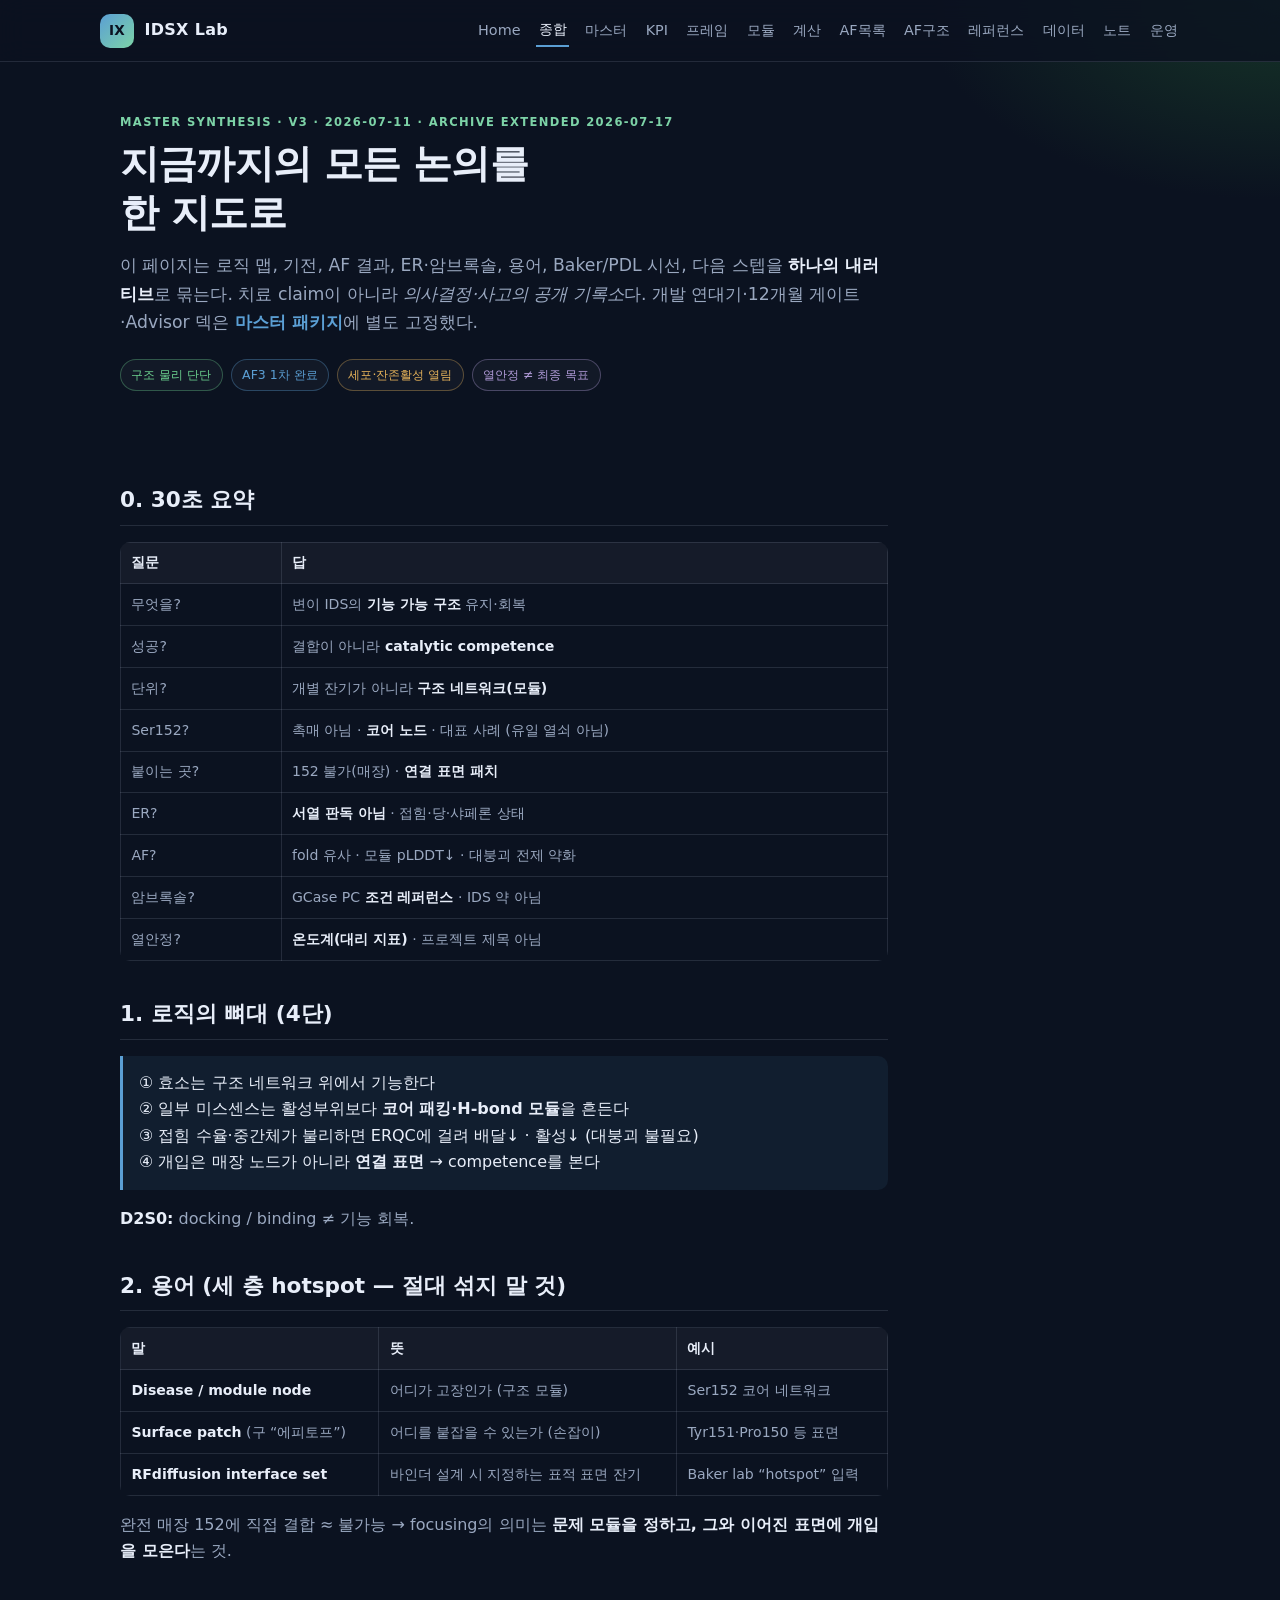
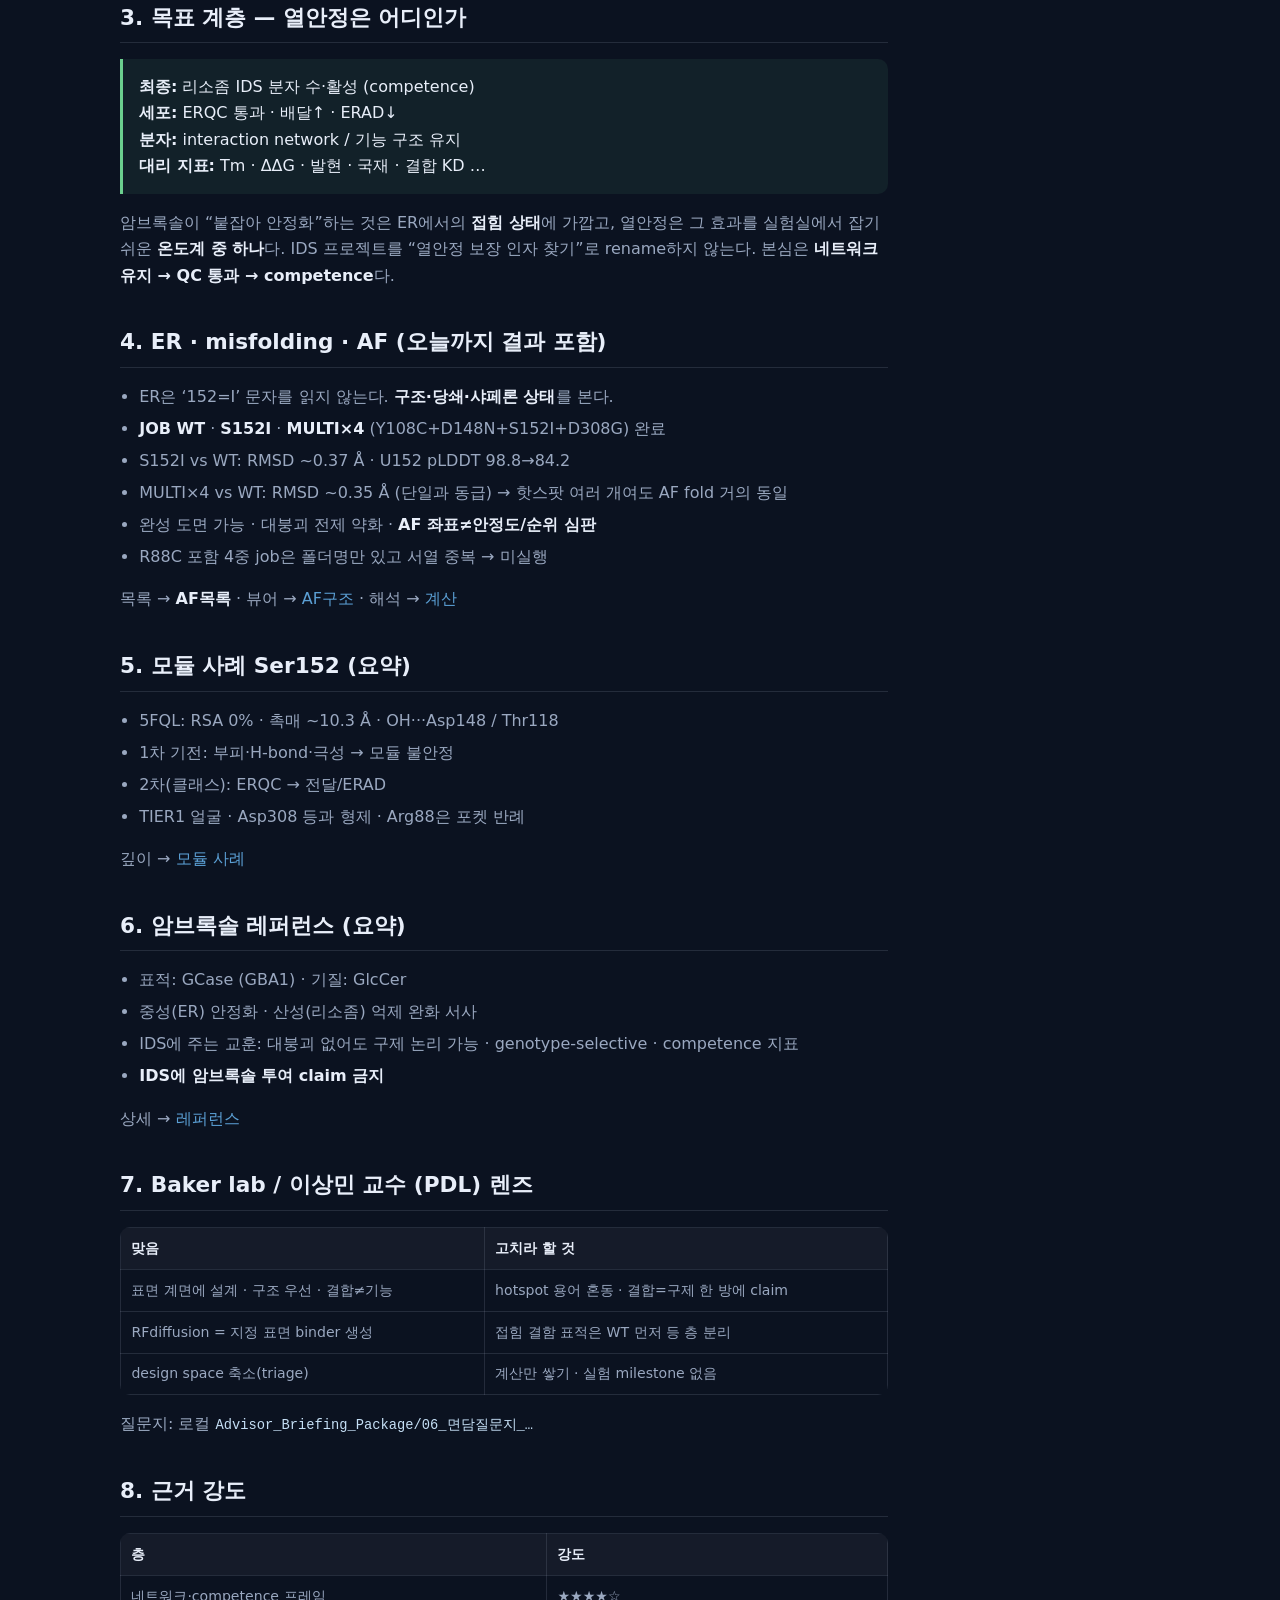
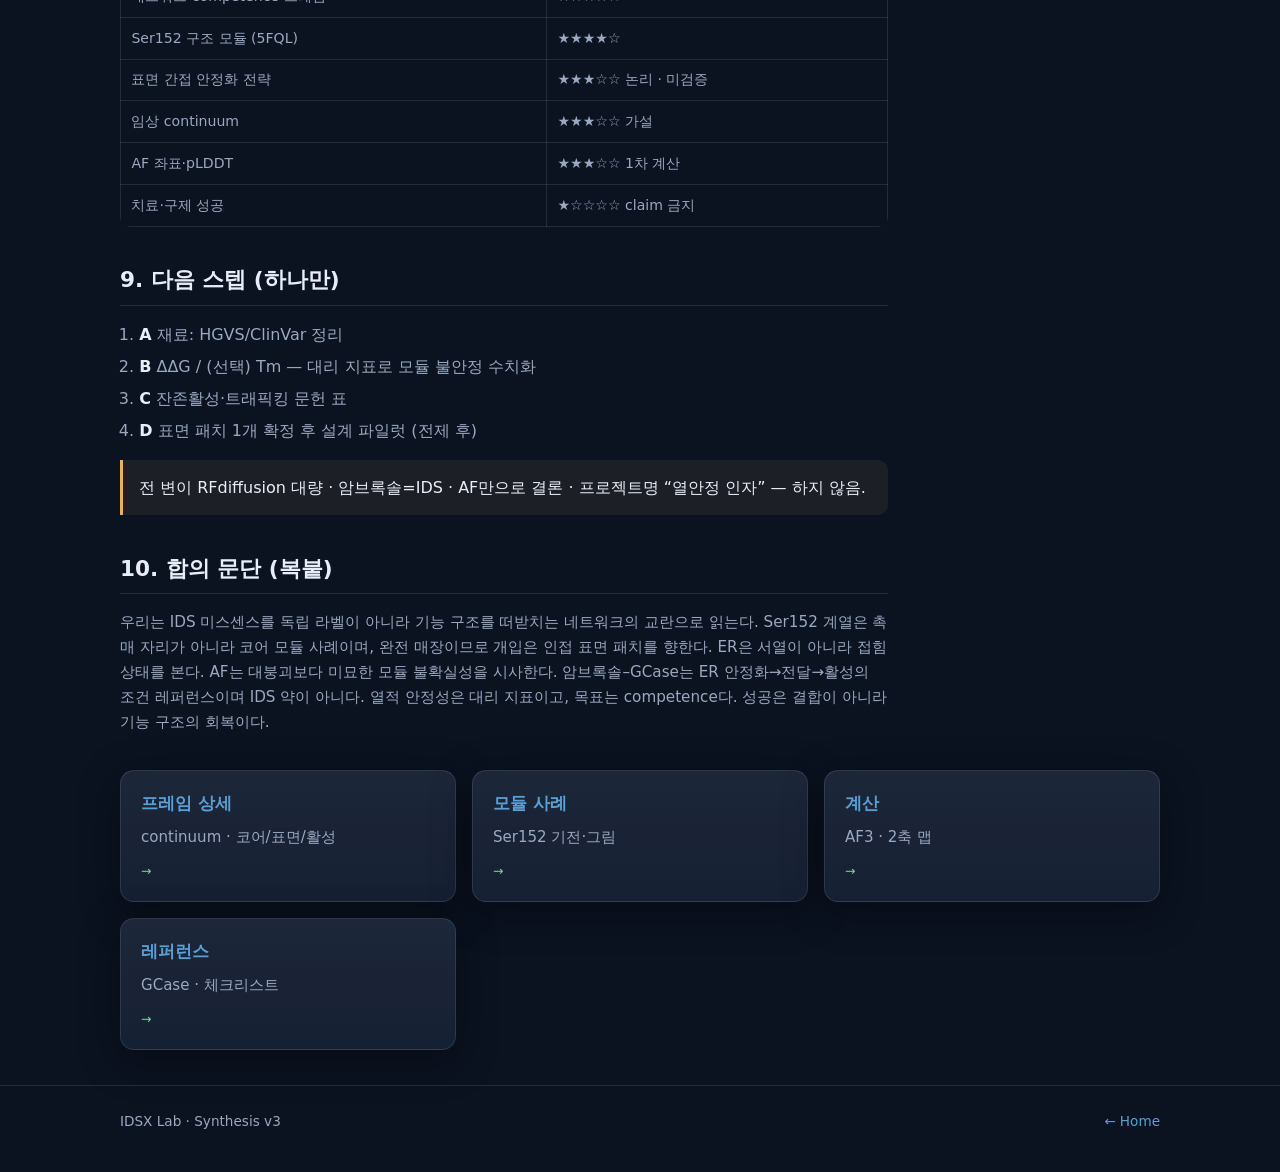
<file: pages/synthesis.html>
<!DOCTYPE html>
<html lang="ko">
<head>
  <meta charset="utf-8" />
  <meta name="viewport" content="width=device-width, initial-scale=1" />
  <title>종합 — IDSX Lab</title>
  <link rel="stylesheet" href="../assets/css/style.css" />
</head>
<body>
  <div data-nav></div>
  <main class="wrap">
    <section class="hero">
      <div class="kicker">Master synthesis · v3 · 2026-07-11 · archive extended 2026-07-17</div>
      <h1>지금까지의 모든 논의를<br/>한 지도로</h1>
      <p class="lede">
        이 페이지는 로직 맵, 기전, AF 결과, ER·암브록솔, 용어, Baker/PDL 시선,
        다음 스텝을 <strong style="color:var(--text)">하나의 내러티브</strong>로 묶는다.
        치료 claim이 아니라 <em>의사결정·사고의 공개 기록소</em>다.
        개발 연대기·12개월 게이트·Advisor 덱은
        <a href="master-package.html"><strong>마스터 패키지</strong></a>에 별도 고정했다.
      </p>
      <div class="badges">
        <span class="badge ok">구조 물리 단단</span>
        <span class="badge info">AF3 1차 완료</span>
        <span class="badge warn">세포·잔존활성 열림</span>
        <span class="badge purple">열안정 ≠ 최종 목표</span>
      </div>
    </section>

    <!-- 0 -->
    <section class="block prose">
      <h2>0. 30초 요약</h2>
      <table>
        <thead><tr><th>질문</th><th>답</th></tr></thead>
        <tbody>
          <tr><td>무엇을?</td><td>변이 IDS의 <strong>기능 가능 구조</strong> 유지·회복</td></tr>
          <tr><td>성공?</td><td>결합이 아니라 <strong>catalytic competence</strong></td></tr>
          <tr><td>단위?</td><td>개별 잔기가 아니라 <strong>구조 네트워크(모듈)</strong></td></tr>
          <tr><td>Ser152?</td><td>촉매 아님 · <strong>코어 노드</strong> · 대표 사례 (유일 열쇠 아님)</td></tr>
          <tr><td>붙이는 곳?</td><td>152 불가(매장) · <strong>연결 표면 패치</strong></td></tr>
          <tr><td>ER?</td><td><strong>서열 판독 아님</strong> · 접힘·당·샤페론 상태</td></tr>
          <tr><td>AF?</td><td>fold 유사 · 모듈 pLDDT↓ · 대붕괴 전제 약화</td></tr>
          <tr><td>암브록솔?</td><td>GCase PC <strong>조건 레퍼런스</strong> · IDS 약 아님</td></tr>
          <tr><td>열안정?</td><td><strong>온도계(대리 지표)</strong> · 프로젝트 제목 아님</td></tr>
        </tbody>
      </table>
    </section>

    <!-- 1 -->
    <section class="block prose">
      <h2>1. 로직의 뼈대 (4단)</h2>
      <div class="callout">
        ① 효소는 구조 네트워크 위에서 기능한다<br/>
        ② 일부 미스센스는 활성부위보다 <strong>코어 패킹·H-bond 모듈</strong>을 흔든다<br/>
        ③ 접힘 수율·중간체가 불리하면 ERQC에 걸려 배달↓ · 활성↓ (대붕괴 불필요)<br/>
        ④ 개입은 매장 노드가 아니라 <strong>연결 표면</strong> → competence를 본다
      </div>
      <p><strong>D2S0:</strong> docking / binding ≠ 기능 회복.</p>
    </section>

    <!-- 2 -->
    <section class="block prose">
      <h2>2. 용어 (세 층 hotspot — 절대 섞지 말 것)</h2>
      <table>
        <thead><tr><th>말</th><th>뜻</th><th>예시</th></tr></thead>
        <tbody>
          <tr>
            <td><strong>Disease / module node</strong></td>
            <td>어디가 고장인가 (구조 모듈)</td>
            <td>Ser152 코어 네트워크</td>
          </tr>
          <tr>
            <td><strong>Surface patch</strong> (구 “에피토프”)</td>
            <td>어디를 붙잡을 수 있는가 (손잡이)</td>
            <td>Tyr151·Pro150 등 표면</td>
          </tr>
          <tr>
            <td><strong>RFdiffusion interface set</strong></td>
            <td>바인더 설계 시 지정하는 표적 표면 잔기</td>
            <td>Baker lab “hotspot” 입력</td>
          </tr>
        </tbody>
      </table>
      <p>완전 매장 152에 직접 결합 ≈ 불가능 → focusing의 의미는
        <strong>문제 모듈을 정하고, 그와 이어진 표면에 개입을 모은다</strong>는 것.</p>
    </section>

    <!-- 3 -->
    <section class="block prose">
      <h2>3. 목표 계층 — 열안정은 어디인가</h2>
      <div class="callout ok">
        <strong>최종:</strong> 리소좀 IDS 분자 수·활성 (competence)<br/>
        <strong>세포:</strong> ERQC 통과 · 배달↑ · ERAD↓<br/>
        <strong>분자:</strong> interaction network / 기능 구조 유지<br/>
        <strong>대리 지표:</strong> Tm · ΔΔG · 발현 · 국재 · 결합 KD …
      </div>
      <p>
        암브록솔이 “붙잡아 안정화”하는 것은 ER에서의 <strong>접힘 상태</strong>에 가깝고,
        열안정은 그 효과를 실험실에서 잡기 쉬운 <strong>온도계 중 하나</strong>다.
        IDS 프로젝트를 “열안정 보장 인자 찾기”로 rename하지 않는다.
        본심은 <strong>네트워크 유지 → QC 통과 → competence</strong>다.
      </p>
    </section>

    <!-- 4 -->
    <section class="block prose">
      <h2>4. ER · misfolding · AF (오늘까지 결과 포함)</h2>
      <ul>
        <li>ER은 ‘152=I’ 문자를 읽지 않는다. <strong>구조·당쇄·샤페론 상태</strong>를 본다.</li>
        <li><strong>JOB WT</strong> · <strong>S152I</strong> · <strong>MULTI×4</strong> (Y108C+D148N+S152I+D308G) 완료</li>
        <li>S152I vs WT: RMSD ~0.37 Å · U152 pLDDT 98.8→84.2</li>
        <li>MULTI×4 vs WT: RMSD ~0.35 Å (단일과 동급) → 핫스팟 여러 개여도 AF fold 거의 동일</li>
        <li>완성 도면 가능 · 대붕괴 전제 약화 · <strong>AF 좌표≠안정도/순위 심판</strong></li>
        <li>R88C 포함 4중 job은 폴더명만 있고 서열 중복 → 미실행</li>
      </ul>
      <p>
        목록 → <a href="af-catalog.html"><strong>AF목록</strong></a> ·
        뷰어 → <a href="structures.html">AF구조</a> ·
        해석 → <a href="compute.html">계산</a>
      </p>
    </section>

    <!-- 5 -->
    <section class="block prose">
      <h2>5. 모듈 사례 Ser152 (요약)</h2>
      <ul>
        <li>5FQL: RSA 0% · 촉매 ~10.3 Å · OH···Asp148 / Thr118</li>
        <li>1차 기전: 부피·H-bond·극성 → 모듈 불안정</li>
        <li>2차(클래스): ERQC → 전달/ERAD</li>
        <li>TIER1 얼굴 · Asp308 등과 형제 · Arg88은 포켓 반례</li>
      </ul>
      <p>깊이 → <a href="module-case.html">모듈 사례</a></p>
    </section>

    <!-- 6 -->
    <section class="block prose">
      <h2>6. 암브록솔 레퍼런스 (요약)</h2>
      <ul>
        <li>표적: GCase (GBA1) · 기질: GlcCer</li>
        <li>중성(ER) 안정화 · 산성(리소좀) 억제 완화 서사</li>
        <li>IDS에 주는 교훈: 대붕괴 없어도 구제 논리 가능 · genotype-selective · competence 지표</li>
        <li><strong>IDS에 암브록솔 투여 claim 금지</strong></li>
      </ul>
      <p>상세 → <a href="ambroxol-gcase.html">레퍼런스</a></p>
    </section>

    <!-- 7 -->
    <section class="block prose">
      <h2>7. Baker lab / 이상민 교수 (PDL) 렌즈</h2>
      <table>
        <thead><tr><th>맞음</th><th>고치라 할 것</th></tr></thead>
        <tbody>
          <tr>
            <td>표면 계면에 설계 · 구조 우선 · 결합≠기능</td>
            <td>hotspot 용어 혼동 · 결합=구제 한 방에 claim</td>
          </tr>
          <tr>
            <td>RFdiffusion = 지정 표면 binder 생성</td>
            <td>접힘 결함 표적은 WT 먼저 등 층 분리</td>
          </tr>
          <tr>
            <td>design space 축소(triage)</td>
            <td>계산만 쌓기 · 실험 milestone 없음</td>
          </tr>
        </tbody>
      </table>
      <p>질문지: 로컬 <span class="mono">Advisor_Briefing_Package/06_면담질문지_…</span></p>
    </section>

    <!-- 8 -->
    <section class="block prose">
      <h2>8. 근거 강도</h2>
      <table>
        <thead><tr><th>층</th><th>강도</th></tr></thead>
        <tbody>
          <tr><td>네트워크·competence 프레임</td><td>★★★★☆</td></tr>
          <tr><td>Ser152 구조 모듈 (5FQL)</td><td>★★★★☆</td></tr>
          <tr><td>표면 간접 안정화 전략</td><td>★★★☆☆ 논리 · 미검증</td></tr>
          <tr><td>임상 continuum</td><td>★★★☆☆ 가설</td></tr>
          <tr><td>AF 좌표·pLDDT</td><td>★★★☆☆ 1차 계산</td></tr>
          <tr><td>치료·구제 성공</td><td>★☆☆☆☆ claim 금지</td></tr>
        </tbody>
      </table>
    </section>

    <!-- 9 -->
    <section class="block prose">
      <h2>9. 다음 스텝 (하나만)</h2>
      <ol>
        <li><strong>A</strong> 재료: HGVS/ClinVar 정리</li>
        <li><strong>B</strong> ΔΔG / (선택) Tm — 대리 지표로 모듈 불안정 수치화</li>
        <li><strong>C</strong> 잔존활성·트래픽킹 문헌 표</li>
        <li><strong>D</strong> 표면 패치 1개 확정 후 설계 파일럿 (전제 후)</li>
      </ol>
      <div class="callout warn">
        전 변이 RFdiffusion 대량 · 암브록솔=IDS · AF만으로 결론 · 프로젝트명 “열안정 인자” — 하지 않음.
      </div>
    </section>

    <!-- 10 -->
    <section class="block prose">
      <h2>10. 합의 문단 (복붙)</h2>
      <p style="color:var(--muted); font-size:.95rem">
        우리는 IDS 미스센스를 독립 라벨이 아니라 기능 구조를 떠받치는 네트워크의 교란으로 읽는다.
        Ser152 계열은 촉매 자리가 아니라 코어 모듈 사례이며, 완전 매장이므로 개입은 인접 표면 패치를 향한다.
        ER은 서열이 아니라 접힘 상태를 본다. AF는 대붕괴보다 미묘한 모듈 불확실성을 시사한다.
        암브록솔–GCase는 ER 안정화→전달→활성의 조건 레퍼런스이며 IDS 약이 아니다.
        열적 안정성은 대리 지표이고, 목표는 competence다. 성공은 결합이 아니라 기능 구조의 회복이다.
      </p>
    </section>

    <section class="block">
      <div class="grid grid-2">
        <a class="card" href="framework.html"><h3>프레임 상세</h3><p>continuum · 코어/표면/활성</p><div class="meta">→</div></a>
        <a class="card" href="module-case.html"><h3>모듈 사례</h3><p>Ser152 기전·그림</p><div class="meta">→</div></a>
        <a class="card" href="compute.html"><h3>계산</h3><p>AF3 · 2축 맵</p><div class="meta">→</div></a>
        <a class="card" href="ambroxol-gcase.html"><h3>레퍼런스</h3><p>GCase · 체크리스트</p><div class="meta">→</div></a>
      </div>
    </section>
  </main>
  <footer class="footer">
    <div class="wrap">
      <div>IDSX Lab · Synthesis v3</div>
      <div><a href="../index.html">← Home</a></div>
    </div>
  </footer>
  <script src="../assets/js/nav.js"></script>
</body>
</html>
</file>
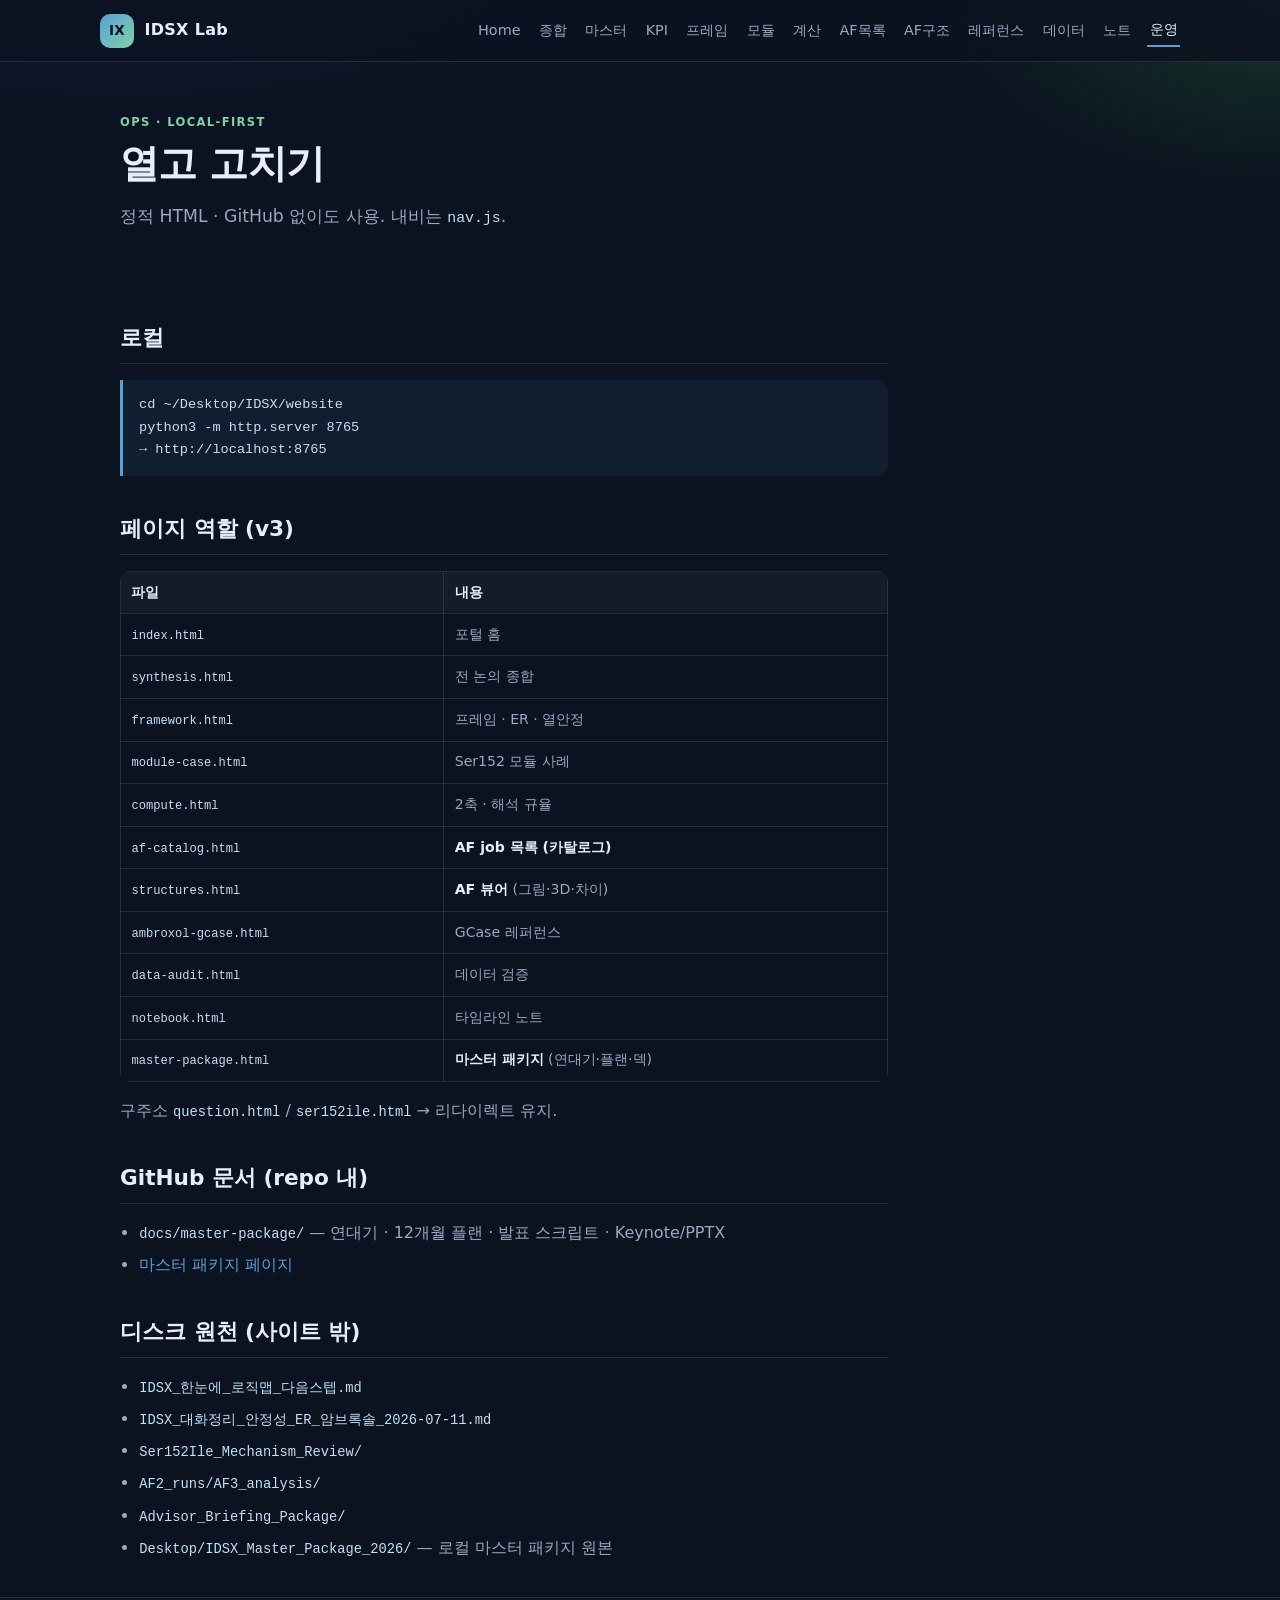
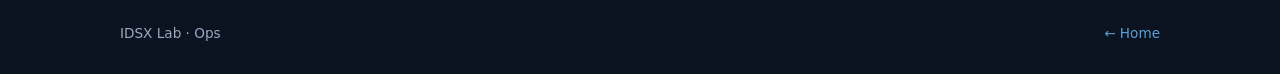
<file: pages/update.html>
<!DOCTYPE html>
<html lang="ko">
<head>
  <meta charset="utf-8" />
  <meta name="viewport" content="width=device-width, initial-scale=1" />
  <title>운영 — IDSX Lab</title>
  <link rel="stylesheet" href="../assets/css/style.css" />
</head>
<body>
  <div data-nav></div>
  <main class="wrap">
    <section class="hero">
      <div class="kicker">Ops · local-first</div>
      <h1>열고 고치기</h1>
      <p class="lede">정적 HTML · GitHub 없이도 사용. 내비는 <span class="mono">nav.js</span>.</p>
    </section>

    <section class="block prose">
      <h2>로컬</h2>
      <div class="callout mono" style="font-size:.85rem">
        cd ~/Desktop/IDSX/website<br/>
        python3 -m http.server 8765<br/>
        → http://localhost:8765
      </div>
    </section>

    <section class="block prose">
      <h2>페이지 역할 (v3)</h2>
      <table>
        <thead><tr><th>파일</th><th>내용</th></tr></thead>
        <tbody>
          <tr><td><span class="mono">index.html</span></td><td>포털 홈</td></tr>
          <tr><td><span class="mono">synthesis.html</span></td><td>전 논의 종합</td></tr>
          <tr><td><span class="mono">framework.html</span></td><td>프레임 · ER · 열안정</td></tr>
          <tr><td><span class="mono">module-case.html</span></td><td>Ser152 모듈 사례</td></tr>
          <tr><td><span class="mono">compute.html</span></td><td>2축 · 해석 규율</td></tr>
          <tr><td><span class="mono">af-catalog.html</span></td><td><strong>AF job 목록 (카탈로그)</strong></td></tr>
          <tr><td><span class="mono">structures.html</span></td><td><strong>AF 뷰어</strong> (그림·3D·차이)</td></tr>
          <tr><td><span class="mono">ambroxol-gcase.html</span></td><td>GCase 레퍼런스</td></tr>
          <tr><td><span class="mono">data-audit.html</span></td><td>데이터 검증</td></tr>
          <tr><td><span class="mono">notebook.html</span></td><td>타임라인 노트</td></tr>
          <tr><td><span class="mono">master-package.html</span></td><td><strong>마스터 패키지</strong> (연대기·플랜·덱)</td></tr>
        </tbody>
      </table>
      <p>구주소 <span class="mono">question.html</span> / <span class="mono">ser152ile.html</span> → 리다이렉트 유지.</p>
    </section>

    <section class="block prose">
      <h2>GitHub 문서 (repo 내)</h2>
      <ul>
        <li><span class="mono">docs/master-package/</span> — 연대기 · 12개월 플랜 · 발표 스크립트 · Keynote/PPTX</li>
        <li><a href="master-package.html">마스터 패키지 페이지</a></li>
      </ul>
    </section>

    <section class="block prose">
      <h2>디스크 원천 (사이트 밖)</h2>
      <ul>
        <li><span class="mono">IDSX_한눈에_로직맵_다음스텝.md</span></li>
        <li><span class="mono">IDSX_대화정리_안정성_ER_암브록솔_2026-07-11.md</span></li>
        <li><span class="mono">Ser152Ile_Mechanism_Review/</span></li>
        <li><span class="mono">AF2_runs/AF3_analysis/</span></li>
        <li><span class="mono">Advisor_Briefing_Package/</span></li>
        <li><span class="mono">Desktop/IDSX_Master_Package_2026/</span> — 로컬 마스터 패키지 원본</li>
      </ul>
    </section>
  </main>
  <footer class="footer"><div class="wrap"><div>IDSX Lab · Ops</div><div><a href="../index.html">← Home</a></div></div></footer>
  <script src="../assets/js/nav.js"></script>
</body>
</html>
</file>
<file: assets/css/style.css>
/* IDSX Research Lab — static site */
:root {
  --bg: #0b1220;
  --bg-soft: #121a2b;
  --card: #162033;
  --card-hover: #1b2740;
  --border: rgba(148, 163, 184, 0.18);
  --text: #e8eef9;
  --muted: #9aa8c0;
  --accent: #5b9fd4;
  --accent-2: #7dd3a7;
  --warn: #e6b35a;
  --danger: #e07a7a;
  --ok: #6bcf8e;
  --purple: #b39ddb;
  --radius: 14px;
  --shadow: 0 10px 40px rgba(0,0,0,.35);
  --max: 1080px;
  --font: "Inter", "Pretendard", "Apple SD Gothic Neo", "Noto Sans KR", system-ui, sans-serif;
  --mono: "IBM Plex Mono", "SF Mono", ui-monospace, monospace;
}

* { box-sizing: border-box; }
html { scroll-behavior: smooth; }
body {
  margin: 0;
  font-family: var(--font);
  background: radial-gradient(1200px 600px at 10% -10%, #1a2a4a 0%, transparent 50%),
              radial-gradient(900px 500px at 100% 0%, #163528 0%, transparent 40%),
              var(--bg);
  color: var(--text);
  line-height: 1.65;
  min-height: 100vh;
}

a { color: var(--accent); text-decoration: none; }
a:hover { text-decoration: underline; }

.wrap { max-width: var(--max); margin: 0 auto; padding: 0 1.25rem; }

/* Nav */
.nav {
  position: sticky; top: 0; z-index: 50;
  backdrop-filter: blur(14px);
  background: rgba(11, 18, 32, 0.82);
  border-bottom: 1px solid var(--border);
}
.nav-inner {
  display: flex; align-items: center; justify-content: space-between;
  gap: 1rem; padding: .85rem 0; flex-wrap: wrap;
}
.brand {
  display: flex; align-items: center; gap: .65rem;
  color: var(--text); font-weight: 700; letter-spacing: .02em;
  text-decoration: none;
}
.brand:hover { text-decoration: none; }
.brand-mark {
  width: 34px; height: 34px; border-radius: 10px;
  background: linear-gradient(135deg, #5b9fd4, #7dd3a7);
  display: grid; place-items: center; color: #0b1220; font-weight: 800; font-size: .85rem;
}
.nav-links { display: flex; flex-wrap: wrap; gap: .35rem .85rem; align-items: center; }
.nav-links a {
  color: var(--muted); font-size: .9rem; padding: .25rem .15rem;
}
.nav-links a:hover, .nav-links a.active { color: var(--text); text-decoration: none; }
.nav-links a.active { border-bottom: 2px solid var(--accent); }

/* Hero */
.hero {
  padding: 3.2rem 0 2rem;
}
.hero h1 {
  font-size: clamp(1.7rem, 3.5vw, 2.45rem);
  line-height: 1.25; margin: 0 0 .9rem;
  letter-spacing: -0.02em;
}
.hero .lede {
  font-size: 1.08rem; color: var(--muted); max-width: 48rem; margin: 0 0 1.4rem;
}
.badges { display: flex; flex-wrap: wrap; gap: .5rem; margin-bottom: 1.5rem; }
.badge {
  font-size: .78rem; padding: .28rem .65rem; border-radius: 999px;
  border: 1px solid var(--border); color: var(--muted); background: rgba(255,255,255,.03);
}
.badge.ok { color: var(--ok); border-color: rgba(107,207,142,.35); }
.badge.warn { color: var(--warn); border-color: rgba(230,179,90,.35); }
.badge.info { color: var(--accent); border-color: rgba(91,159,212,.35); }
.badge.purple { color: var(--purple); border-color: rgba(179,157,219,.35); }

.actions { display: flex; flex-wrap: wrap; gap: .7rem; }
.btn {
  display: inline-flex; align-items: center; gap: .4rem;
  padding: .65rem 1.05rem; border-radius: 10px; font-weight: 600; font-size: .92rem;
  border: 1px solid transparent; cursor: pointer; text-decoration: none;
}
.btn:hover { text-decoration: none; transform: translateY(-1px); }
.btn-primary { background: linear-gradient(135deg, #4f91c8, #5bb98a); color: #071018; }
.btn-ghost { background: transparent; border-color: var(--border); color: var(--text); }

/* Layout */
main { padding-bottom: 4rem; }
.grid { display: grid; gap: 1rem; }
.grid-2 { grid-template-columns: repeat(auto-fit, minmax(260px, 1fr)); }
.grid-3 { grid-template-columns: repeat(auto-fit, minmax(220px, 1fr)); }

.card {
  background: linear-gradient(180deg, rgba(255,255,255,.03), transparent), var(--card);
  border: 1px solid var(--border);
  border-radius: var(--radius);
  padding: 1.2rem 1.25rem;
  box-shadow: var(--shadow);
  transition: border-color .15s, background .15s;
}
.card:hover { border-color: rgba(91,159,212,.35); background: var(--card-hover); }
.card h3 { margin: 0 0 .45rem; font-size: 1.05rem; }
.card p { margin: 0; color: var(--muted); font-size: .94rem; }
.card .meta { margin-top: .7rem; font-size: .78rem; color: var(--accent-2); }

section.block { margin: 2.2rem 0; }
section.block h2 {
  font-size: 1.35rem; margin: 0 0 .85rem;
  padding-bottom: .45rem; border-bottom: 1px solid var(--border);
}
.prose { max-width: 48rem; }
.prose p { color: var(--muted); }
.prose strong { color: var(--text); }
.prose ul, .prose ol { color: var(--muted); padding-left: 1.2rem; }
.prose li { margin: .35rem 0; }
.prose h3 { margin-top: 1.6rem; color: var(--text); }

.callout {
  border-left: 3px solid var(--accent);
  background: rgba(91,159,212,.08);
  padding: .9rem 1rem; border-radius: 0 10px 10px 0;
  margin: 1rem 0; color: var(--text);
}
.callout.warn { border-color: var(--warn); background: rgba(230,179,90,.08); }
.callout.ok { border-color: var(--ok); background: rgba(107,207,142,.08); }
.callout.danger { border-color: var(--danger); background: rgba(224,122,122,.08); }

table {
  width: 100%; border-collapse: collapse; font-size: .88rem;
  margin: 1rem 0; overflow: hidden; border-radius: 10px;
}
th, td {
  border: 1px solid var(--border); padding: .55rem .65rem; text-align: left; vertical-align: top;
}
th { background: rgba(255,255,255,.04); color: var(--text); font-weight: 600; }
td { color: var(--muted); }
tr:hover td { background: rgba(255,255,255,.02); color: var(--text); }
code, .mono { font-family: var(--mono); font-size: .86em; color: #c5dff5; }
.tag {
  display: inline-block; font-size: .72rem; padding: .12rem .4rem; border-radius: 6px;
  margin-right: .25rem; border: 1px solid var(--border);
}
.tag.s { color: var(--accent); }
.tag.c { color: var(--warn); }
.tag.h { color: var(--purple); }

.figure {
  margin: 1.2rem 0; border: 1px solid var(--border); border-radius: 12px; overflow: hidden;
  background: #0a0f18;
}
.figure img { width: 100%; display: block; }
.figure figcaption {
  padding: .7rem 1rem; font-size: .82rem; color: var(--muted); border-top: 1px solid var(--border);
}

.timeline { border-left: 2px solid var(--border); margin-left: .4rem; padding-left: 1.1rem; }
.timeline .item { margin: 0 0 1.1rem; position: relative; }
.timeline .item::before {
  content: ""; position: absolute; left: -1.4rem; top: .45rem;
  width: 10px; height: 10px; border-radius: 50%; background: var(--accent);
  box-shadow: 0 0 0 3px rgba(91,159,212,.2);
}
.timeline .when { font-size: .78rem; color: var(--accent-2); }
.timeline h4 { margin: .15rem 0; }

.footer {
  border-top: 1px solid var(--border); padding: 1.5rem 0 2.5rem;
  color: var(--muted); font-size: .85rem;
}
.footer .wrap { display: flex; flex-wrap: wrap; gap: 1rem; justify-content: space-between; }

.kicker {
  text-transform: uppercase; letter-spacing: .12em; font-size: .72rem;
  color: var(--accent-2); font-weight: 700; margin-bottom: .4rem;
}

.status-grid { display: grid; gap: .75rem; grid-template-columns: repeat(auto-fit, minmax(180px, 1fr)); }
.status-pill {
  border: 1px solid var(--border); border-radius: 12px; padding: .85rem 1rem;
  background: rgba(255,255,255,.02);
}
.status-pill .n { font-size: 1.4rem; font-weight: 750; color: var(--text); }
.status-pill .l { font-size: .78rem; color: var(--muted); }

@media (max-width: 640px) {
  .nav-links { width: 100%; }
  .hero { padding-top: 2rem; }
}
</file>
